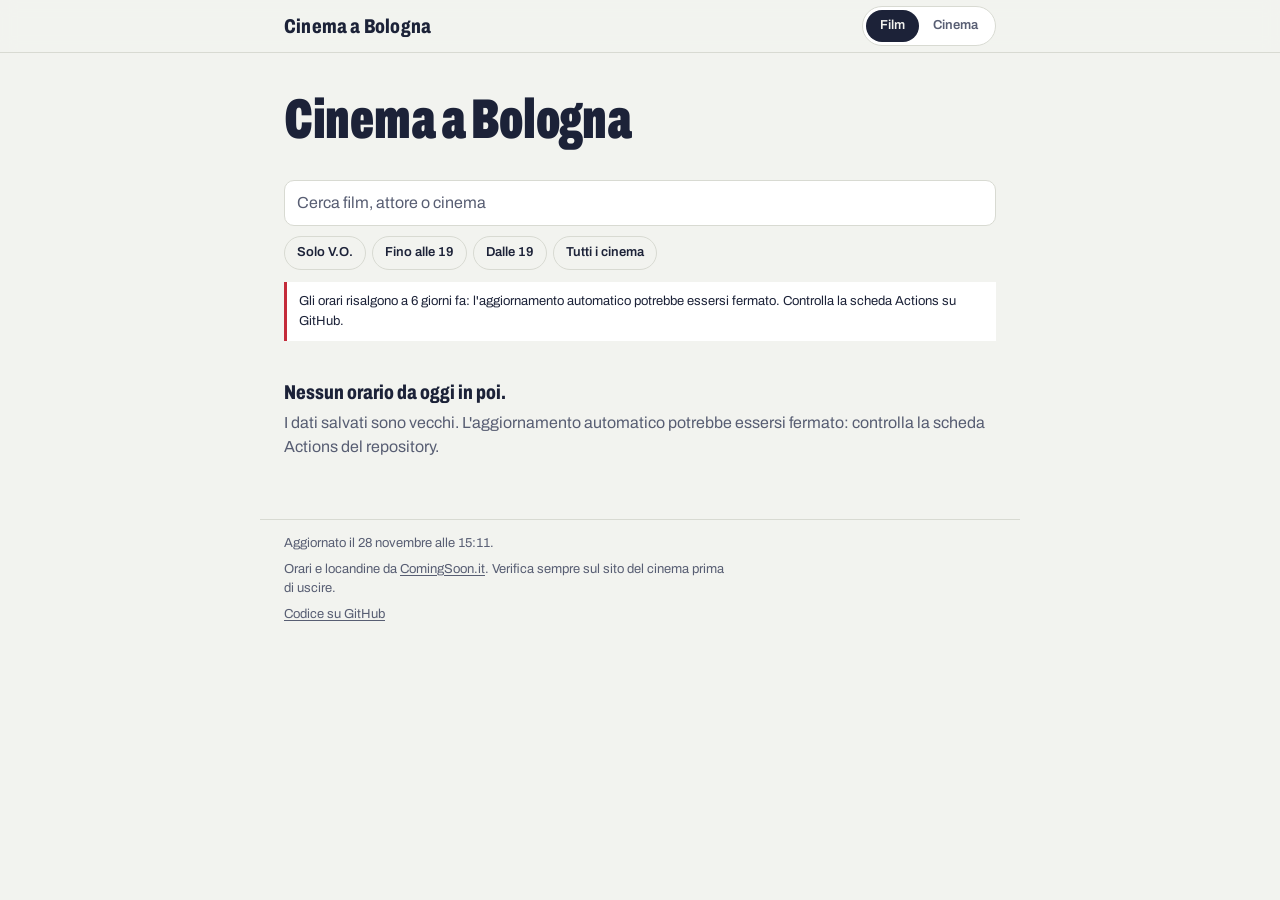
<file: index.html>
<!doctype html>
<html lang="it">
<head>
  <meta charset="utf-8">
  <meta name="viewport" content="width=device-width, initial-scale=1, viewport-fit=cover">
  <title>Cinema a Bologna</title>
  <meta name="description" content="Film, cinema e orari a Bologna, aggiornati ogni giorno.">
  <meta name="theme-color" content="#F2F3EF" media="(prefers-color-scheme: light)">
  <meta name="theme-color" content="#12162A" media="(prefers-color-scheme: dark)">
  <link rel="icon" href="data:image/svg+xml,%3Csvg xmlns='http://www.w3.org/2000/svg' viewBox='0 0 64 64'%3E%3Cpath fill='%23C42B3A' d='M6 16h52v10a6 6 0 0 0 0 12v10H6V38a6 6 0 0 0 0-12z'/%3E%3Cpath stroke='%23F2F3EF' stroke-width='3' stroke-dasharray='4 4' d='M42 18v28'/%3E%3C/svg%3E">
  <link rel="preconnect" href="https://fonts.googleapis.com">
  <link rel="preconnect" href="https://fonts.gstatic.com" crossorigin>
  <link rel="stylesheet" href="https://fonts.googleapis.com/css2?family=Archivo:wdth,wght@62..125,400..900&display=swap">
  <link rel="stylesheet" href="assets/style.css">
  <script src="assets/app.js" defer></script>
</head>
<body>
  <a class="skip" href="#lista">Vai ai film</a>

  <header class="top">
    <div class="wrap top__row">
      <p class="brand">Cinema a Bologna</p>
      <div class="views" role="group" aria-label="Vista">
        <button type="button" data-view="film" aria-pressed="true">Film</button>
        <button type="button" data-view="cinema" aria-pressed="false">Cinema</button>
      </div>
    </div>
  </header>

  <main class="wrap">
    <h1 class="day-title" id="day-title" aria-live="polite">&nbsp;</h1>

    <nav class="days" id="days" aria-label="Giorno"></nav>

    <div class="tools">
      <label class="search">
        <span class="sr">Cerca</span>
        <input id="q" type="search" placeholder="Cerca film, attore o cinema" autocomplete="off" enterkeyhint="search">
      </label>
      <div class="filters" role="group" aria-label="Filtri">
        <button type="button" class="chip" id="f-vo" aria-pressed="false">Solo V.O.</button>
        <button type="button" class="chip" id="f-pom" aria-pressed="false">Fino alle 19</button>
        <button type="button" class="chip" id="f-sera" aria-pressed="false">Dalle 19</button>
        <details class="pick" id="pick">
          <summary class="chip" id="pick-label">Tutti i cinema</summary>
          <div class="pick__panel">
            <div class="pick__actions">
              <button type="button" id="pick-all">Tutti</button>
              <button type="button" id="pick-none">Nessuno</button>
            </div>
            <div class="pick__list" id="pick-list"></div>
          </div>
        </details>
      </div>
    </div>

    <p class="notice" id="notice" hidden></p>

    <div id="lista" class="lista" tabindex="-1">
      <p class="empty">Carico la programmazione…</p>
    </div>
  </main>

  <footer class="foot wrap">
    <p id="updated"></p>
    <p>Orari e locandine da <a href="https://www.comingsoon.it/cinema/bologna/">ComingSoon.it</a>. Verifica sempre sul sito del cinema prima di uscire.</p>
    <p><a href="https://github.com/Surfab/cinema-bologna">Codice su GitHub</a></p>
  </footer>
</body>
</html>
</file>
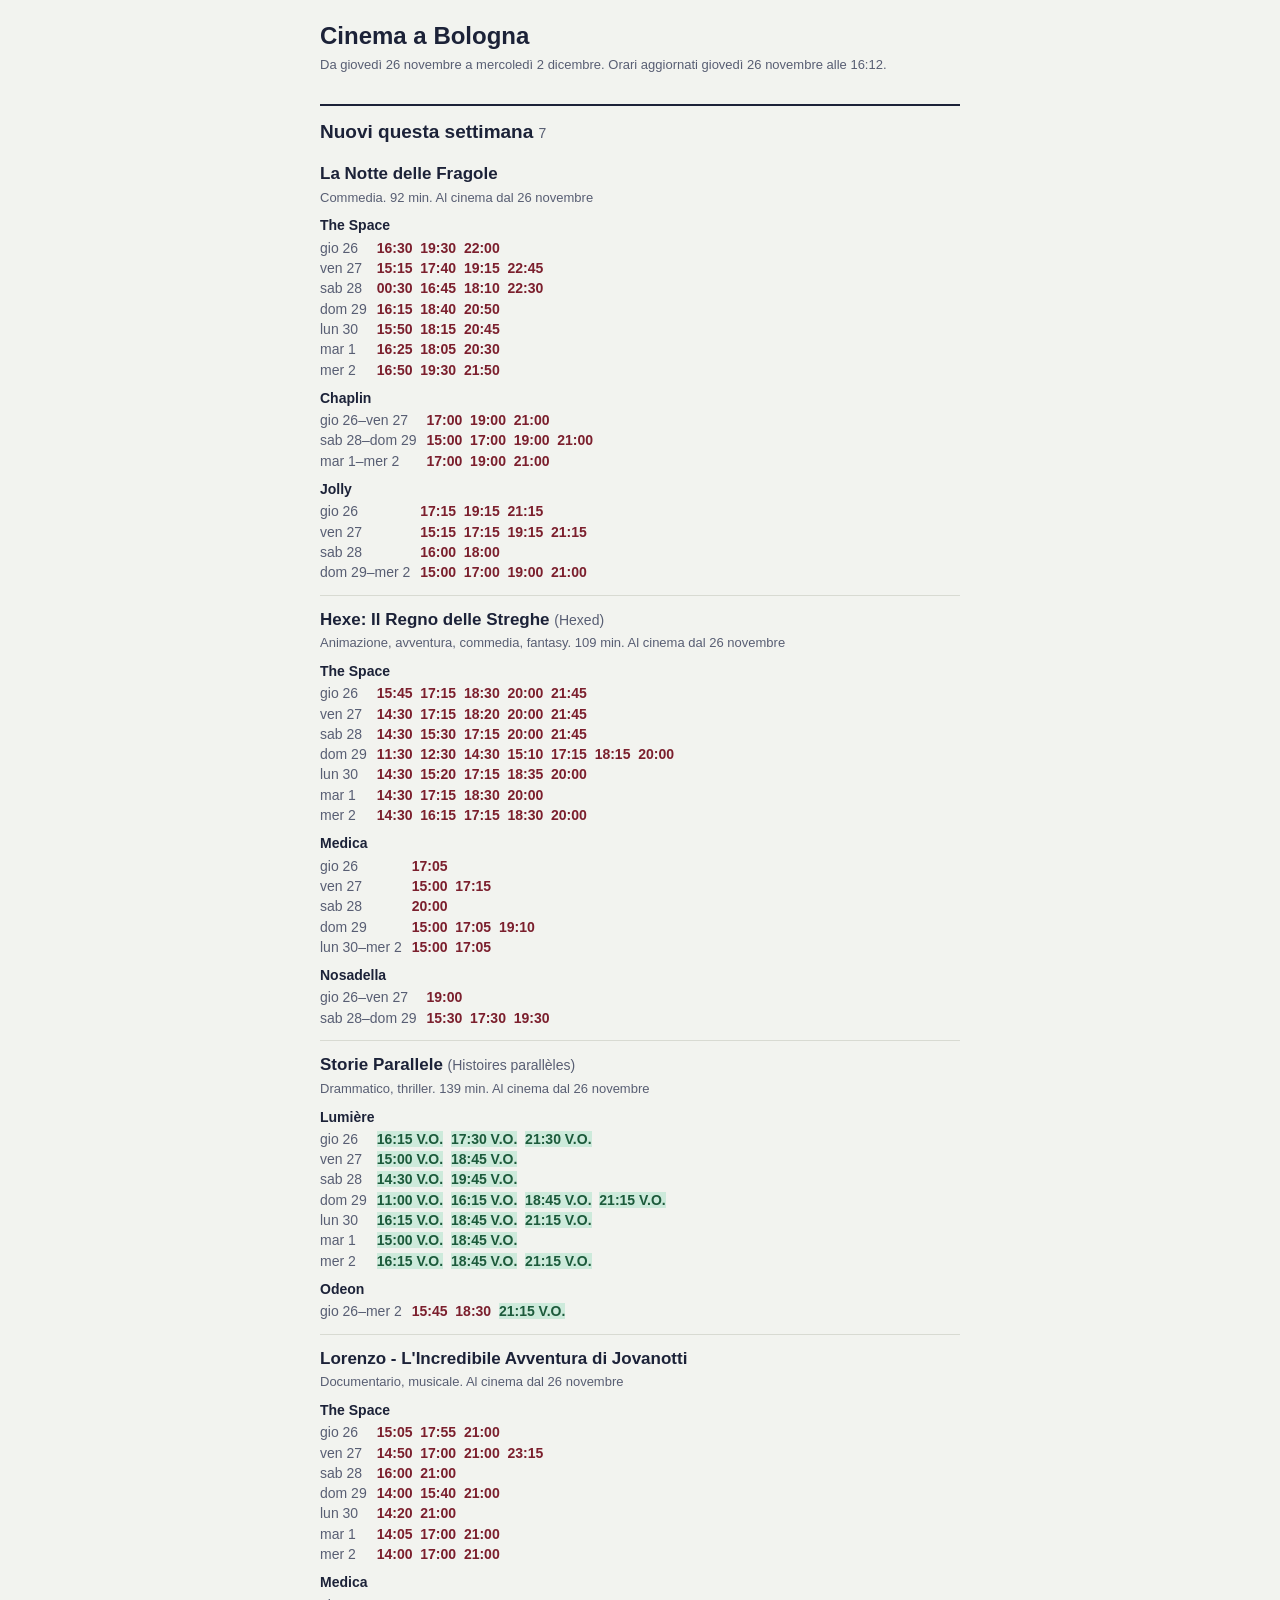
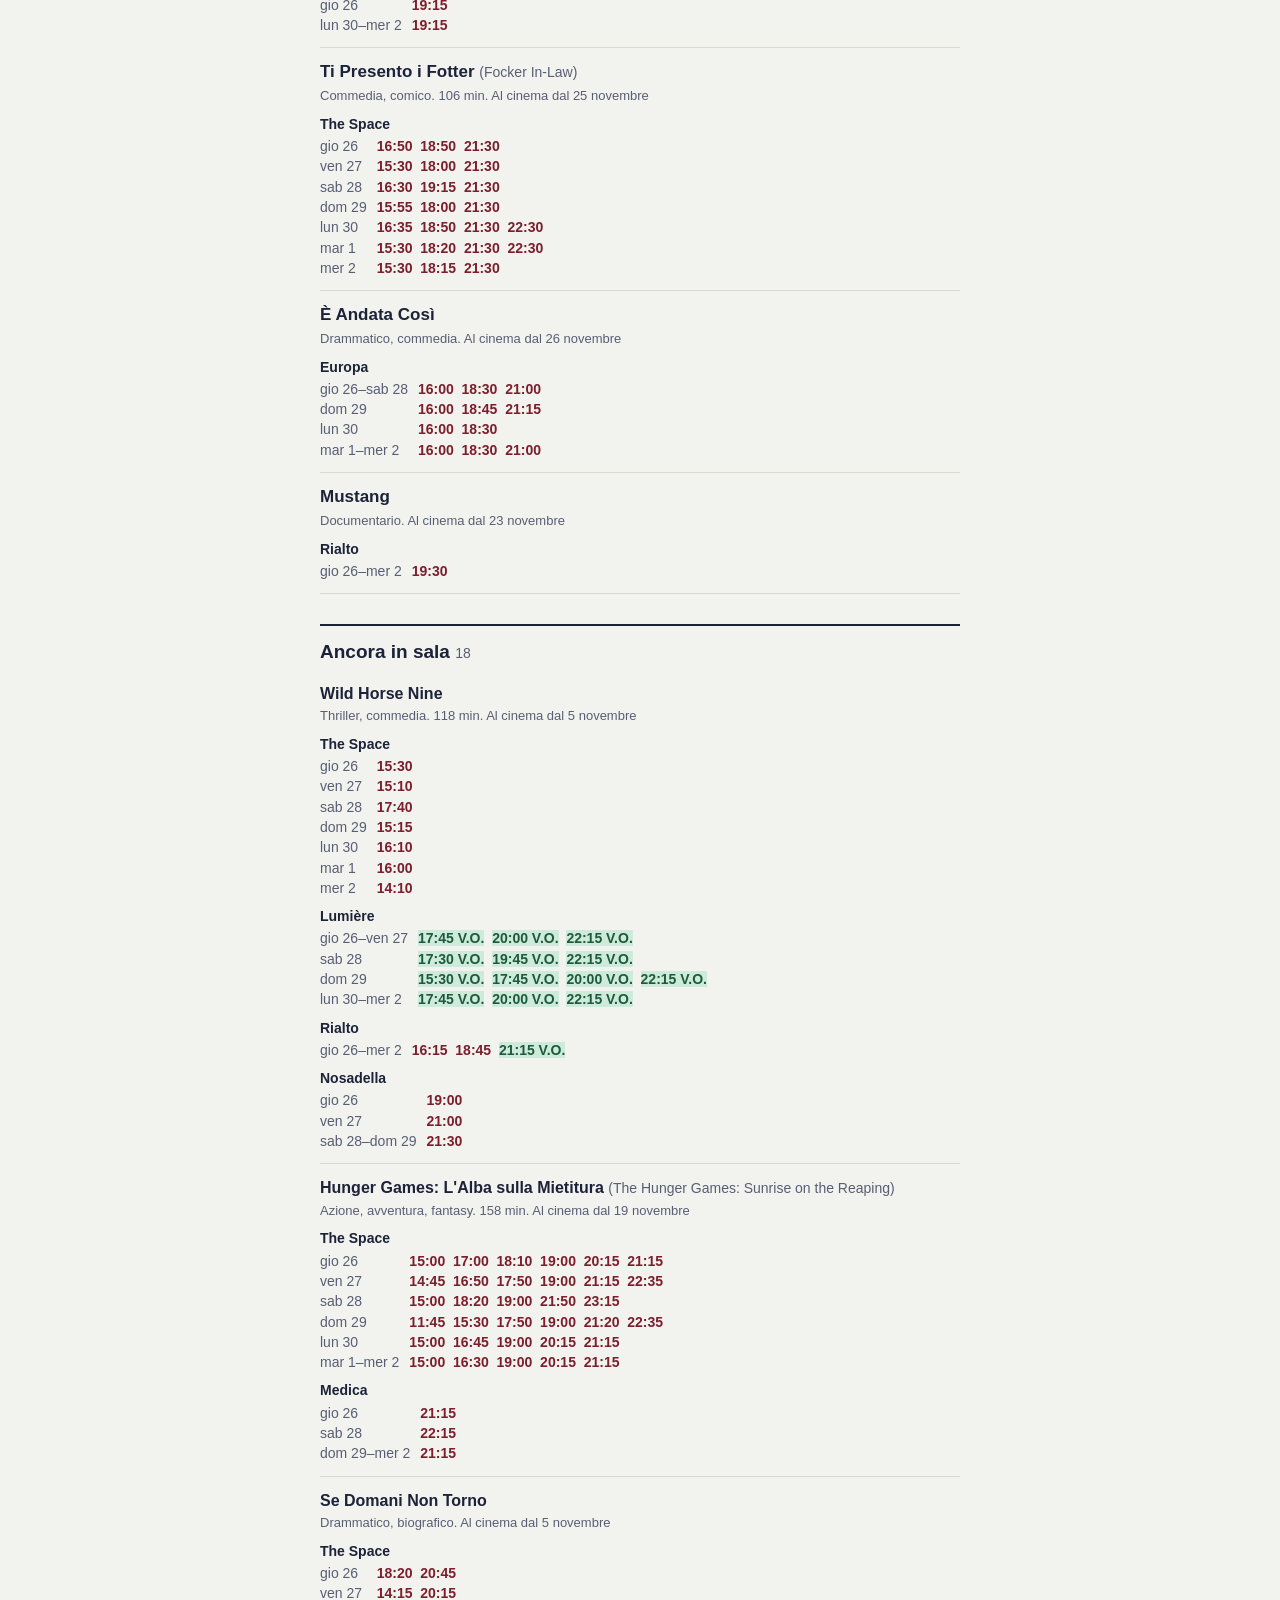
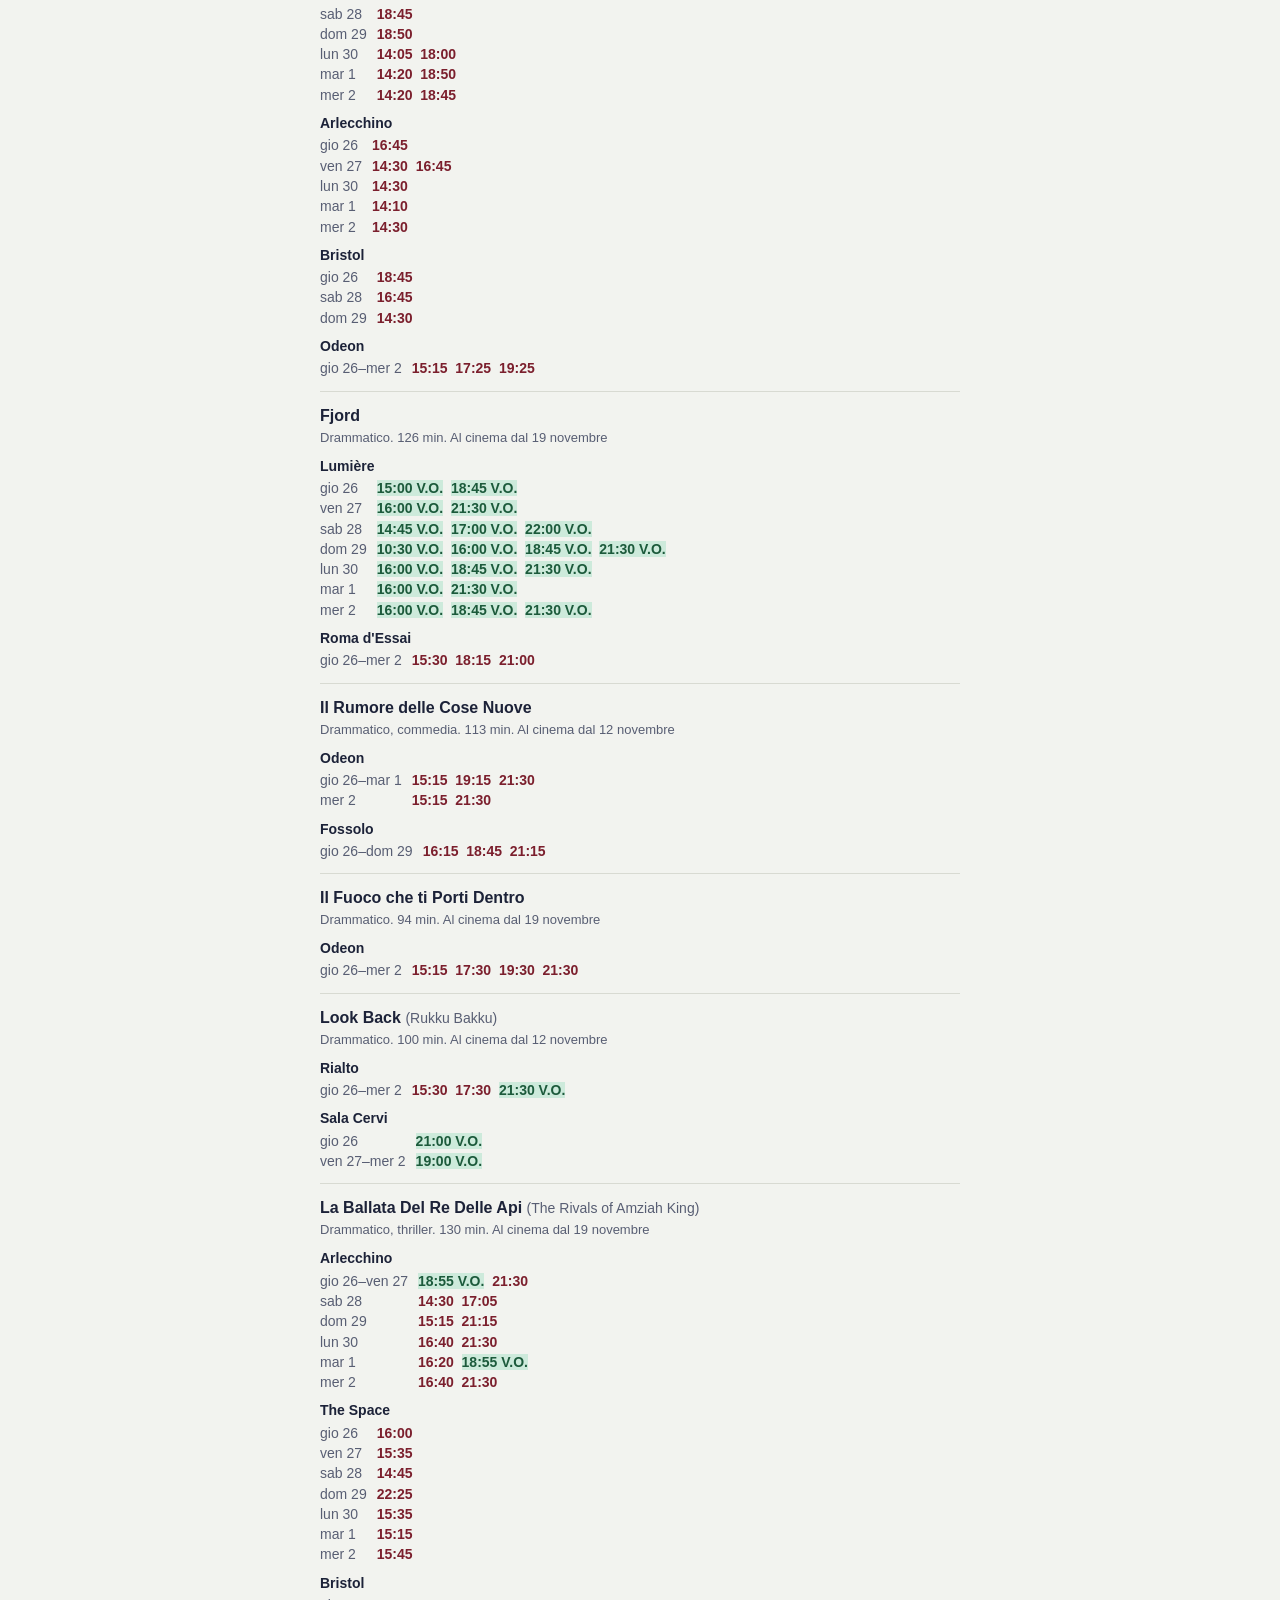
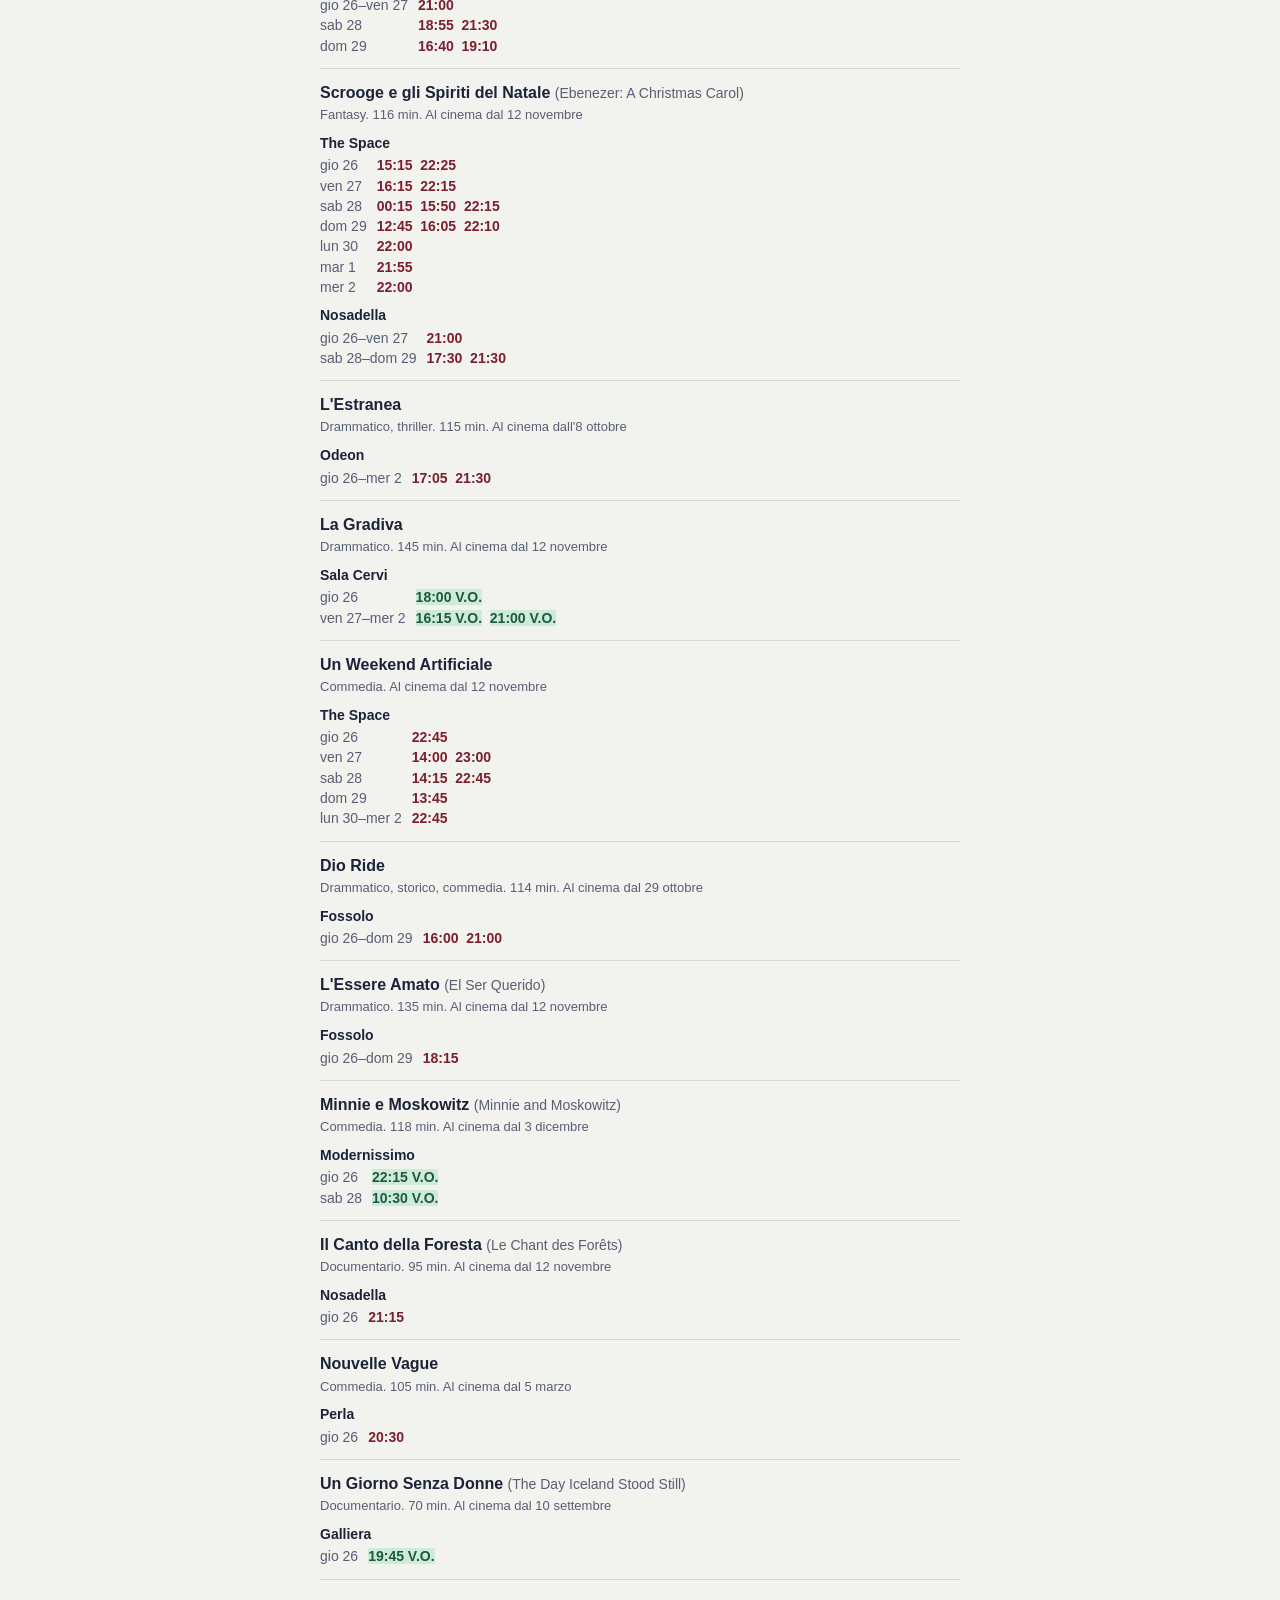
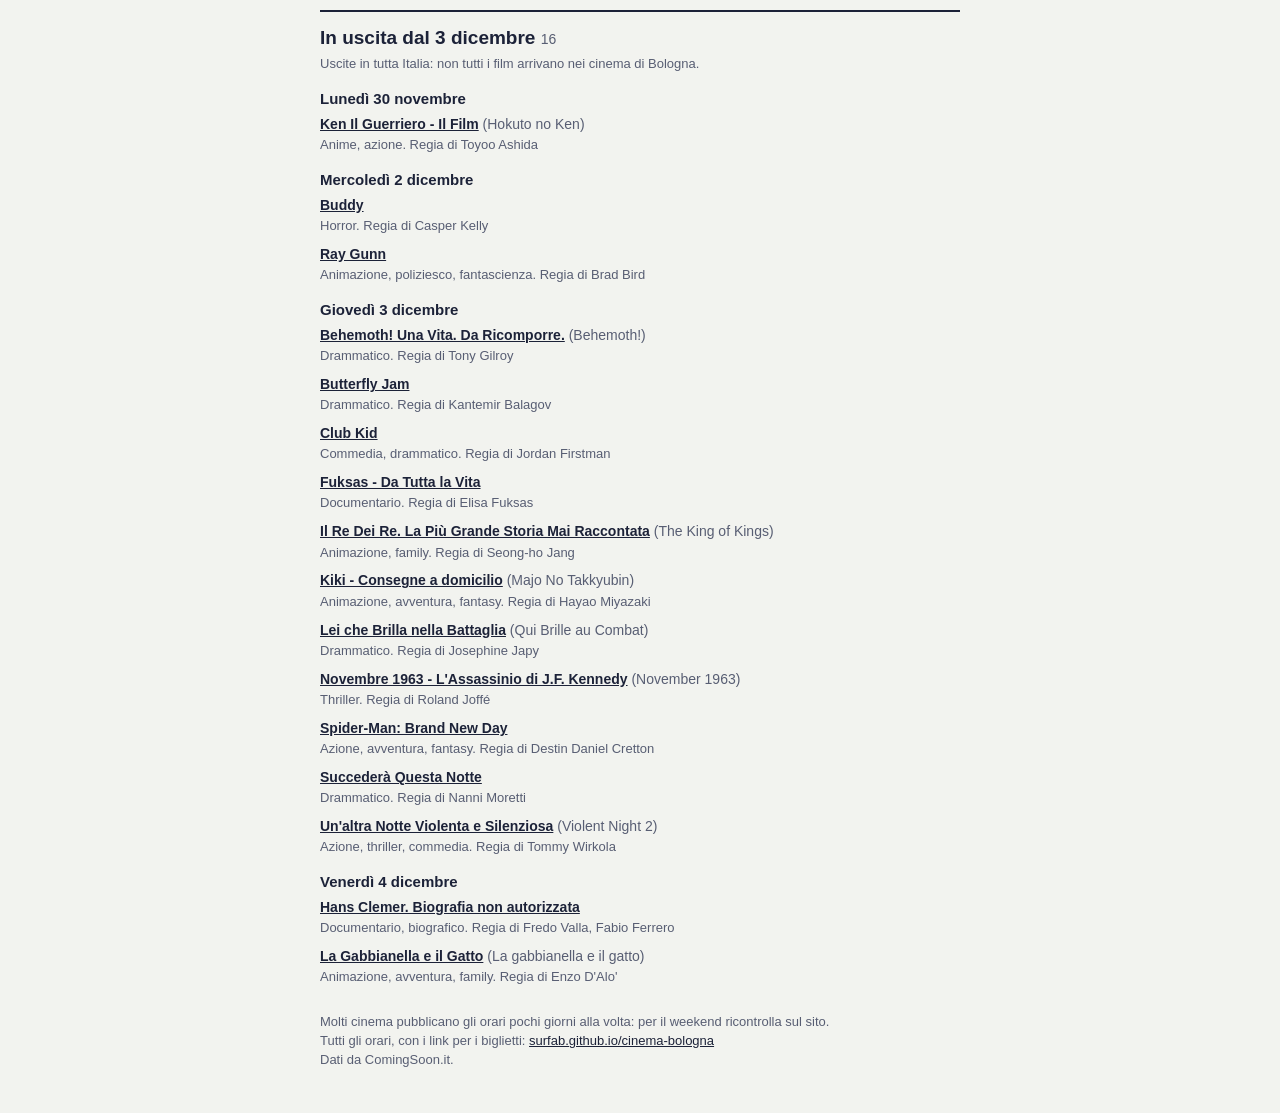
<file: data/email/email.html>
<!doctype html><html lang="it"><head><meta charset="utf-8"><meta name="viewport" content="width=device-width,initial-scale=1"></head><body style="margin:0;padding:0;background-color:#F2F3EF"><table role="presentation" width="100%" cellpadding="0" cellspacing="0" bgcolor="#F2F3EF" style="background-color:#F2F3EF"><tr><td><div style="max-width:640px;margin:0 auto;padding:22px 16px 30px;color:#1C2238;font-family:Helvetica,Arial,sans-serif;font-size:15px;line-height:1.45"><h1 style="font-size:24px;line-height:1.15;margin:0 0 6px;color:#1C2238">Cinema a Bologna</h1><p style="color:#585E73;font-size:13px;margin:0">Da giovedì 26 novembre a mercoledì 2 dicembre. Orari aggiornati giovedì 26 novembre alle 16:12.</p><h2 style="font-size:19px;margin:30px 0 4px;padding-top:12px;border-top:2px solid #1C2238;color:#1C2238">Nuovi questa settimana <span style="color:#585E73;font-weight:normal;font-size:14px">7</span></h2><div style="padding:12px 0;border-bottom:1px solid #D8DAD2"><p style="font-size:17px;font-weight:bold;margin:0;color:#1C2238"><a href="https://www.comingsoon.it/film/la-notte-delle-fragole/68935/scheda/" style="color:#1C2238;text-decoration:none">La Notte delle Fragole</a></p><p style="color:#585E73;font-size:13px;margin:2px 0 6px">Commedia. 92 min. Al cinema dal 26 novembre</p><p style="font-size:14px;font-weight:bold;margin:8px 0 2px;color:#1C2238">The Space</p><table role="presentation" cellpadding="0" cellspacing="0" style="border-collapse:collapse;font-size:14px;color:#7B1F2D;font-weight:bold"><tr valign="top"><td style="color:#585E73;font-weight:normal;padding-right:10px;white-space:nowrap">gio 26</td><td>16:30 &nbsp;19:30 &nbsp;22:00</td></tr><tr valign="top"><td style="color:#585E73;font-weight:normal;padding-right:10px;white-space:nowrap">ven 27</td><td>15:15 &nbsp;17:40 &nbsp;19:15 &nbsp;22:45</td></tr><tr valign="top"><td style="color:#585E73;font-weight:normal;padding-right:10px;white-space:nowrap">sab 28</td><td>00:30 &nbsp;16:45 &nbsp;18:10 &nbsp;22:30</td></tr><tr valign="top"><td style="color:#585E73;font-weight:normal;padding-right:10px;white-space:nowrap">dom 29</td><td>16:15 &nbsp;18:40 &nbsp;20:50</td></tr><tr valign="top"><td style="color:#585E73;font-weight:normal;padding-right:10px;white-space:nowrap">lun 30</td><td>15:50 &nbsp;18:15 &nbsp;20:45</td></tr><tr valign="top"><td style="color:#585E73;font-weight:normal;padding-right:10px;white-space:nowrap">mar 1</td><td>16:25 &nbsp;18:05 &nbsp;20:30</td></tr><tr valign="top"><td style="color:#585E73;font-weight:normal;padding-right:10px;white-space:nowrap">mer 2</td><td>16:50 &nbsp;19:30 &nbsp;21:50</td></tr></table><p style="font-size:14px;font-weight:bold;margin:8px 0 2px;color:#1C2238">Chaplin</p><table role="presentation" cellpadding="0" cellspacing="0" style="border-collapse:collapse;font-size:14px;color:#7B1F2D;font-weight:bold"><tr valign="top"><td style="color:#585E73;font-weight:normal;padding-right:10px;white-space:nowrap">gio 26–ven 27</td><td>17:00 &nbsp;19:00 &nbsp;21:00</td></tr><tr valign="top"><td style="color:#585E73;font-weight:normal;padding-right:10px;white-space:nowrap">sab 28–dom 29</td><td>15:00 &nbsp;17:00 &nbsp;19:00 &nbsp;21:00</td></tr><tr valign="top"><td style="color:#585E73;font-weight:normal;padding-right:10px;white-space:nowrap">mar 1–mer 2</td><td>17:00 &nbsp;19:00 &nbsp;21:00</td></tr></table><p style="font-size:14px;font-weight:bold;margin:8px 0 2px;color:#1C2238">Jolly</p><table role="presentation" cellpadding="0" cellspacing="0" style="border-collapse:collapse;font-size:14px;color:#7B1F2D;font-weight:bold"><tr valign="top"><td style="color:#585E73;font-weight:normal;padding-right:10px;white-space:nowrap">gio 26</td><td>17:15 &nbsp;19:15 &nbsp;21:15</td></tr><tr valign="top"><td style="color:#585E73;font-weight:normal;padding-right:10px;white-space:nowrap">ven 27</td><td>15:15 &nbsp;17:15 &nbsp;19:15 &nbsp;21:15</td></tr><tr valign="top"><td style="color:#585E73;font-weight:normal;padding-right:10px;white-space:nowrap">sab 28</td><td>16:00 &nbsp;18:00</td></tr><tr valign="top"><td style="color:#585E73;font-weight:normal;padding-right:10px;white-space:nowrap">dom 29–mer 2</td><td>15:00 &nbsp;17:00 &nbsp;19:00 &nbsp;21:00</td></tr></table></div><div style="padding:12px 0;border-bottom:1px solid #D8DAD2"><p style="font-size:17px;font-weight:bold;margin:0;color:#1C2238"><a href="https://www.comingsoon.it/film/hexe-il-regno-delle-streghe/67718/scheda/" style="color:#1C2238;text-decoration:none">Hexe: Il Regno delle Streghe</a> <span style="color:#585E73;font-weight:normal;font-size:14px">(Hexed)</span></p><p style="color:#585E73;font-size:13px;margin:2px 0 6px">Animazione, avventura, commedia, fantasy. 109 min. Al cinema dal 26 novembre</p><p style="font-size:14px;font-weight:bold;margin:8px 0 2px;color:#1C2238">The Space</p><table role="presentation" cellpadding="0" cellspacing="0" style="border-collapse:collapse;font-size:14px;color:#7B1F2D;font-weight:bold"><tr valign="top"><td style="color:#585E73;font-weight:normal;padding-right:10px;white-space:nowrap">gio 26</td><td>15:45 &nbsp;17:15 &nbsp;18:30 &nbsp;20:00 &nbsp;21:45</td></tr><tr valign="top"><td style="color:#585E73;font-weight:normal;padding-right:10px;white-space:nowrap">ven 27</td><td>14:30 &nbsp;17:15 &nbsp;18:20 &nbsp;20:00 &nbsp;21:45</td></tr><tr valign="top"><td style="color:#585E73;font-weight:normal;padding-right:10px;white-space:nowrap">sab 28</td><td>14:30 &nbsp;15:30 &nbsp;17:15 &nbsp;20:00 &nbsp;21:45</td></tr><tr valign="top"><td style="color:#585E73;font-weight:normal;padding-right:10px;white-space:nowrap">dom 29</td><td>11:30 &nbsp;12:30 &nbsp;14:30 &nbsp;15:10 &nbsp;17:15 &nbsp;18:15 &nbsp;20:00</td></tr><tr valign="top"><td style="color:#585E73;font-weight:normal;padding-right:10px;white-space:nowrap">lun 30</td><td>14:30 &nbsp;15:20 &nbsp;17:15 &nbsp;18:35 &nbsp;20:00</td></tr><tr valign="top"><td style="color:#585E73;font-weight:normal;padding-right:10px;white-space:nowrap">mar 1</td><td>14:30 &nbsp;17:15 &nbsp;18:30 &nbsp;20:00</td></tr><tr valign="top"><td style="color:#585E73;font-weight:normal;padding-right:10px;white-space:nowrap">mer 2</td><td>14:30 &nbsp;16:15 &nbsp;17:15 &nbsp;18:30 &nbsp;20:00</td></tr></table><p style="font-size:14px;font-weight:bold;margin:8px 0 2px;color:#1C2238">Medica</p><table role="presentation" cellpadding="0" cellspacing="0" style="border-collapse:collapse;font-size:14px;color:#7B1F2D;font-weight:bold"><tr valign="top"><td style="color:#585E73;font-weight:normal;padding-right:10px;white-space:nowrap">gio 26</td><td>17:05</td></tr><tr valign="top"><td style="color:#585E73;font-weight:normal;padding-right:10px;white-space:nowrap">ven 27</td><td>15:00 &nbsp;17:15</td></tr><tr valign="top"><td style="color:#585E73;font-weight:normal;padding-right:10px;white-space:nowrap">sab 28</td><td>20:00</td></tr><tr valign="top"><td style="color:#585E73;font-weight:normal;padding-right:10px;white-space:nowrap">dom 29</td><td>15:00 &nbsp;17:05 &nbsp;19:10</td></tr><tr valign="top"><td style="color:#585E73;font-weight:normal;padding-right:10px;white-space:nowrap">lun 30–mer 2</td><td>15:00 &nbsp;17:05</td></tr></table><p style="font-size:14px;font-weight:bold;margin:8px 0 2px;color:#1C2238">Nosadella</p><table role="presentation" cellpadding="0" cellspacing="0" style="border-collapse:collapse;font-size:14px;color:#7B1F2D;font-weight:bold"><tr valign="top"><td style="color:#585E73;font-weight:normal;padding-right:10px;white-space:nowrap">gio 26–ven 27</td><td>19:00</td></tr><tr valign="top"><td style="color:#585E73;font-weight:normal;padding-right:10px;white-space:nowrap">sab 28–dom 29</td><td>15:30 &nbsp;17:30 &nbsp;19:30</td></tr></table></div><div style="padding:12px 0;border-bottom:1px solid #D8DAD2"><p style="font-size:17px;font-weight:bold;margin:0;color:#1C2238"><a href="https://www.comingsoon.it/film/storie-parallele/68687/scheda/" style="color:#1C2238;text-decoration:none">Storie Parallele</a> <span style="color:#585E73;font-weight:normal;font-size:14px">(Histoires parallèles)</span></p><p style="color:#585E73;font-size:13px;margin:2px 0 6px">Drammatico, thriller. 139 min. Al cinema dal 26 novembre</p><p style="font-size:14px;font-weight:bold;margin:8px 0 2px;color:#1C2238">Lumière</p><table role="presentation" cellpadding="0" cellspacing="0" style="border-collapse:collapse;font-size:14px;color:#7B1F2D;font-weight:bold"><tr valign="top"><td style="color:#585E73;font-weight:normal;padding-right:10px;white-space:nowrap">gio 26</td><td><span style="background-color:#CDEADB;color:#1C5A3B">16:15&nbsp;V.O.</span> &nbsp;<span style="background-color:#CDEADB;color:#1C5A3B">17:30&nbsp;V.O.</span> &nbsp;<span style="background-color:#CDEADB;color:#1C5A3B">21:30&nbsp;V.O.</span></td></tr><tr valign="top"><td style="color:#585E73;font-weight:normal;padding-right:10px;white-space:nowrap">ven 27</td><td><span style="background-color:#CDEADB;color:#1C5A3B">15:00&nbsp;V.O.</span> &nbsp;<span style="background-color:#CDEADB;color:#1C5A3B">18:45&nbsp;V.O.</span></td></tr><tr valign="top"><td style="color:#585E73;font-weight:normal;padding-right:10px;white-space:nowrap">sab 28</td><td><span style="background-color:#CDEADB;color:#1C5A3B">14:30&nbsp;V.O.</span> &nbsp;<span style="background-color:#CDEADB;color:#1C5A3B">19:45&nbsp;V.O.</span></td></tr><tr valign="top"><td style="color:#585E73;font-weight:normal;padding-right:10px;white-space:nowrap">dom 29</td><td><span style="background-color:#CDEADB;color:#1C5A3B">11:00&nbsp;V.O.</span> &nbsp;<span style="background-color:#CDEADB;color:#1C5A3B">16:15&nbsp;V.O.</span> &nbsp;<span style="background-color:#CDEADB;color:#1C5A3B">18:45&nbsp;V.O.</span> &nbsp;<span style="background-color:#CDEADB;color:#1C5A3B">21:15&nbsp;V.O.</span></td></tr><tr valign="top"><td style="color:#585E73;font-weight:normal;padding-right:10px;white-space:nowrap">lun 30</td><td><span style="background-color:#CDEADB;color:#1C5A3B">16:15&nbsp;V.O.</span> &nbsp;<span style="background-color:#CDEADB;color:#1C5A3B">18:45&nbsp;V.O.</span> &nbsp;<span style="background-color:#CDEADB;color:#1C5A3B">21:15&nbsp;V.O.</span></td></tr><tr valign="top"><td style="color:#585E73;font-weight:normal;padding-right:10px;white-space:nowrap">mar 1</td><td><span style="background-color:#CDEADB;color:#1C5A3B">15:00&nbsp;V.O.</span> &nbsp;<span style="background-color:#CDEADB;color:#1C5A3B">18:45&nbsp;V.O.</span></td></tr><tr valign="top"><td style="color:#585E73;font-weight:normal;padding-right:10px;white-space:nowrap">mer 2</td><td><span style="background-color:#CDEADB;color:#1C5A3B">16:15&nbsp;V.O.</span> &nbsp;<span style="background-color:#CDEADB;color:#1C5A3B">18:45&nbsp;V.O.</span> &nbsp;<span style="background-color:#CDEADB;color:#1C5A3B">21:15&nbsp;V.O.</span></td></tr></table><p style="font-size:14px;font-weight:bold;margin:8px 0 2px;color:#1C2238">Odeon</p><table role="presentation" cellpadding="0" cellspacing="0" style="border-collapse:collapse;font-size:14px;color:#7B1F2D;font-weight:bold"><tr valign="top"><td style="color:#585E73;font-weight:normal;padding-right:10px;white-space:nowrap">gio 26–mer 2</td><td>15:45 &nbsp;18:30 &nbsp;<span style="background-color:#CDEADB;color:#1C5A3B">21:15&nbsp;V.O.</span></td></tr></table></div><div style="padding:12px 0;border-bottom:1px solid #D8DAD2"><p style="font-size:17px;font-weight:bold;margin:0;color:#1C2238"><a href="https://www.comingsoon.it/film/lorenzo-l-incredibile-avventura-di-jovanotti/69161/scheda/" style="color:#1C2238;text-decoration:none">Lorenzo - L&#x27;Incredibile Avventura di Jovanotti</a></p><p style="color:#585E73;font-size:13px;margin:2px 0 6px">Documentario, musicale. Al cinema dal 26 novembre</p><p style="font-size:14px;font-weight:bold;margin:8px 0 2px;color:#1C2238">The Space</p><table role="presentation" cellpadding="0" cellspacing="0" style="border-collapse:collapse;font-size:14px;color:#7B1F2D;font-weight:bold"><tr valign="top"><td style="color:#585E73;font-weight:normal;padding-right:10px;white-space:nowrap">gio 26</td><td>15:05 &nbsp;17:55 &nbsp;21:00</td></tr><tr valign="top"><td style="color:#585E73;font-weight:normal;padding-right:10px;white-space:nowrap">ven 27</td><td>14:50 &nbsp;17:00 &nbsp;21:00 &nbsp;23:15</td></tr><tr valign="top"><td style="color:#585E73;font-weight:normal;padding-right:10px;white-space:nowrap">sab 28</td><td>16:00 &nbsp;21:00</td></tr><tr valign="top"><td style="color:#585E73;font-weight:normal;padding-right:10px;white-space:nowrap">dom 29</td><td>14:00 &nbsp;15:40 &nbsp;21:00</td></tr><tr valign="top"><td style="color:#585E73;font-weight:normal;padding-right:10px;white-space:nowrap">lun 30</td><td>14:20 &nbsp;21:00</td></tr><tr valign="top"><td style="color:#585E73;font-weight:normal;padding-right:10px;white-space:nowrap">mar 1</td><td>14:05 &nbsp;17:00 &nbsp;21:00</td></tr><tr valign="top"><td style="color:#585E73;font-weight:normal;padding-right:10px;white-space:nowrap">mer 2</td><td>14:00 &nbsp;17:00 &nbsp;21:00</td></tr></table><p style="font-size:14px;font-weight:bold;margin:8px 0 2px;color:#1C2238">Medica</p><table role="presentation" cellpadding="0" cellspacing="0" style="border-collapse:collapse;font-size:14px;color:#7B1F2D;font-weight:bold"><tr valign="top"><td style="color:#585E73;font-weight:normal;padding-right:10px;white-space:nowrap">gio 26</td><td>19:15</td></tr><tr valign="top"><td style="color:#585E73;font-weight:normal;padding-right:10px;white-space:nowrap">lun 30–mer 2</td><td>19:15</td></tr></table></div><div style="padding:12px 0;border-bottom:1px solid #D8DAD2"><p style="font-size:17px;font-weight:bold;margin:0;color:#1C2238"><a href="https://www.comingsoon.it/film/ti-presento-i-fotter/66975/scheda/" style="color:#1C2238;text-decoration:none">Ti Presento i Fotter</a> <span style="color:#585E73;font-weight:normal;font-size:14px">(Focker In-Law)</span></p><p style="color:#585E73;font-size:13px;margin:2px 0 6px">Commedia, comico. 106 min. Al cinema dal 25 novembre</p><p style="font-size:14px;font-weight:bold;margin:8px 0 2px;color:#1C2238">The Space</p><table role="presentation" cellpadding="0" cellspacing="0" style="border-collapse:collapse;font-size:14px;color:#7B1F2D;font-weight:bold"><tr valign="top"><td style="color:#585E73;font-weight:normal;padding-right:10px;white-space:nowrap">gio 26</td><td>16:50 &nbsp;18:50 &nbsp;21:30</td></tr><tr valign="top"><td style="color:#585E73;font-weight:normal;padding-right:10px;white-space:nowrap">ven 27</td><td>15:30 &nbsp;18:00 &nbsp;21:30</td></tr><tr valign="top"><td style="color:#585E73;font-weight:normal;padding-right:10px;white-space:nowrap">sab 28</td><td>16:30 &nbsp;19:15 &nbsp;21:30</td></tr><tr valign="top"><td style="color:#585E73;font-weight:normal;padding-right:10px;white-space:nowrap">dom 29</td><td>15:55 &nbsp;18:00 &nbsp;21:30</td></tr><tr valign="top"><td style="color:#585E73;font-weight:normal;padding-right:10px;white-space:nowrap">lun 30</td><td>16:35 &nbsp;18:50 &nbsp;21:30 &nbsp;22:30</td></tr><tr valign="top"><td style="color:#585E73;font-weight:normal;padding-right:10px;white-space:nowrap">mar 1</td><td>15:30 &nbsp;18:20 &nbsp;21:30 &nbsp;22:30</td></tr><tr valign="top"><td style="color:#585E73;font-weight:normal;padding-right:10px;white-space:nowrap">mer 2</td><td>15:30 &nbsp;18:15 &nbsp;21:30</td></tr></table></div><div style="padding:12px 0;border-bottom:1px solid #D8DAD2"><p style="font-size:17px;font-weight:bold;margin:0;color:#1C2238"><a href="https://www.comingsoon.it/film/e-andata-cosi/68256/scheda/" style="color:#1C2238;text-decoration:none">È Andata Così</a></p><p style="color:#585E73;font-size:13px;margin:2px 0 6px">Drammatico, commedia. Al cinema dal 26 novembre</p><p style="font-size:14px;font-weight:bold;margin:8px 0 2px;color:#1C2238">Europa</p><table role="presentation" cellpadding="0" cellspacing="0" style="border-collapse:collapse;font-size:14px;color:#7B1F2D;font-weight:bold"><tr valign="top"><td style="color:#585E73;font-weight:normal;padding-right:10px;white-space:nowrap">gio 26–sab 28</td><td>16:00 &nbsp;18:30 &nbsp;21:00</td></tr><tr valign="top"><td style="color:#585E73;font-weight:normal;padding-right:10px;white-space:nowrap">dom 29</td><td>16:00 &nbsp;18:45 &nbsp;21:15</td></tr><tr valign="top"><td style="color:#585E73;font-weight:normal;padding-right:10px;white-space:nowrap">lun 30</td><td>16:00 &nbsp;18:30</td></tr><tr valign="top"><td style="color:#585E73;font-weight:normal;padding-right:10px;white-space:nowrap">mar 1–mer 2</td><td>16:00 &nbsp;18:30 &nbsp;21:00</td></tr></table></div><div style="padding:12px 0;border-bottom:1px solid #D8DAD2"><p style="font-size:17px;font-weight:bold;margin:0;color:#1C2238"><a href="https://www.comingsoon.it/film/mustang/69142/scheda/" style="color:#1C2238;text-decoration:none">Mustang</a></p><p style="color:#585E73;font-size:13px;margin:2px 0 6px">Documentario. Al cinema dal 23 novembre</p><p style="font-size:14px;font-weight:bold;margin:8px 0 2px;color:#1C2238">Rialto</p><table role="presentation" cellpadding="0" cellspacing="0" style="border-collapse:collapse;font-size:14px;color:#7B1F2D;font-weight:bold"><tr valign="top"><td style="color:#585E73;font-weight:normal;padding-right:10px;white-space:nowrap">gio 26–mer 2</td><td>19:30</td></tr></table></div><h2 style="font-size:19px;margin:30px 0 4px;padding-top:12px;border-top:2px solid #1C2238;color:#1C2238">Ancora in sala <span style="color:#585E73;font-weight:normal;font-size:14px">18</span></h2><div style="padding:12px 0;border-bottom:1px solid #D8DAD2"><p style="font-size:16px;font-weight:bold;margin:0;color:#1C2238"><a href="https://www.comingsoon.it/film/wild-horse-nine/68581/scheda/" style="color:#1C2238;text-decoration:none">Wild Horse Nine</a></p><p style="color:#585E73;font-size:13px;margin:2px 0 6px">Thriller, commedia. 118 min. Al cinema dal 5 novembre</p><p style="font-size:14px;font-weight:bold;margin:8px 0 2px;color:#1C2238">The Space</p><table role="presentation" cellpadding="0" cellspacing="0" style="border-collapse:collapse;font-size:14px;color:#7B1F2D;font-weight:bold"><tr valign="top"><td style="color:#585E73;font-weight:normal;padding-right:10px;white-space:nowrap">gio 26</td><td>15:30</td></tr><tr valign="top"><td style="color:#585E73;font-weight:normal;padding-right:10px;white-space:nowrap">ven 27</td><td>15:10</td></tr><tr valign="top"><td style="color:#585E73;font-weight:normal;padding-right:10px;white-space:nowrap">sab 28</td><td>17:40</td></tr><tr valign="top"><td style="color:#585E73;font-weight:normal;padding-right:10px;white-space:nowrap">dom 29</td><td>15:15</td></tr><tr valign="top"><td style="color:#585E73;font-weight:normal;padding-right:10px;white-space:nowrap">lun 30</td><td>16:10</td></tr><tr valign="top"><td style="color:#585E73;font-weight:normal;padding-right:10px;white-space:nowrap">mar 1</td><td>16:00</td></tr><tr valign="top"><td style="color:#585E73;font-weight:normal;padding-right:10px;white-space:nowrap">mer 2</td><td>14:10</td></tr></table><p style="font-size:14px;font-weight:bold;margin:8px 0 2px;color:#1C2238">Lumière</p><table role="presentation" cellpadding="0" cellspacing="0" style="border-collapse:collapse;font-size:14px;color:#7B1F2D;font-weight:bold"><tr valign="top"><td style="color:#585E73;font-weight:normal;padding-right:10px;white-space:nowrap">gio 26–ven 27</td><td><span style="background-color:#CDEADB;color:#1C5A3B">17:45&nbsp;V.O.</span> &nbsp;<span style="background-color:#CDEADB;color:#1C5A3B">20:00&nbsp;V.O.</span> &nbsp;<span style="background-color:#CDEADB;color:#1C5A3B">22:15&nbsp;V.O.</span></td></tr><tr valign="top"><td style="color:#585E73;font-weight:normal;padding-right:10px;white-space:nowrap">sab 28</td><td><span style="background-color:#CDEADB;color:#1C5A3B">17:30&nbsp;V.O.</span> &nbsp;<span style="background-color:#CDEADB;color:#1C5A3B">19:45&nbsp;V.O.</span> &nbsp;<span style="background-color:#CDEADB;color:#1C5A3B">22:15&nbsp;V.O.</span></td></tr><tr valign="top"><td style="color:#585E73;font-weight:normal;padding-right:10px;white-space:nowrap">dom 29</td><td><span style="background-color:#CDEADB;color:#1C5A3B">15:30&nbsp;V.O.</span> &nbsp;<span style="background-color:#CDEADB;color:#1C5A3B">17:45&nbsp;V.O.</span> &nbsp;<span style="background-color:#CDEADB;color:#1C5A3B">20:00&nbsp;V.O.</span> &nbsp;<span style="background-color:#CDEADB;color:#1C5A3B">22:15&nbsp;V.O.</span></td></tr><tr valign="top"><td style="color:#585E73;font-weight:normal;padding-right:10px;white-space:nowrap">lun 30–mer 2</td><td><span style="background-color:#CDEADB;color:#1C5A3B">17:45&nbsp;V.O.</span> &nbsp;<span style="background-color:#CDEADB;color:#1C5A3B">20:00&nbsp;V.O.</span> &nbsp;<span style="background-color:#CDEADB;color:#1C5A3B">22:15&nbsp;V.O.</span></td></tr></table><p style="font-size:14px;font-weight:bold;margin:8px 0 2px;color:#1C2238">Rialto</p><table role="presentation" cellpadding="0" cellspacing="0" style="border-collapse:collapse;font-size:14px;color:#7B1F2D;font-weight:bold"><tr valign="top"><td style="color:#585E73;font-weight:normal;padding-right:10px;white-space:nowrap">gio 26–mer 2</td><td>16:15 &nbsp;18:45 &nbsp;<span style="background-color:#CDEADB;color:#1C5A3B">21:15&nbsp;V.O.</span></td></tr></table><p style="font-size:14px;font-weight:bold;margin:8px 0 2px;color:#1C2238">Nosadella</p><table role="presentation" cellpadding="0" cellspacing="0" style="border-collapse:collapse;font-size:14px;color:#7B1F2D;font-weight:bold"><tr valign="top"><td style="color:#585E73;font-weight:normal;padding-right:10px;white-space:nowrap">gio 26</td><td>19:00</td></tr><tr valign="top"><td style="color:#585E73;font-weight:normal;padding-right:10px;white-space:nowrap">ven 27</td><td>21:00</td></tr><tr valign="top"><td style="color:#585E73;font-weight:normal;padding-right:10px;white-space:nowrap">sab 28–dom 29</td><td>21:30</td></tr></table></div><div style="padding:12px 0;border-bottom:1px solid #D8DAD2"><p style="font-size:16px;font-weight:bold;margin:0;color:#1C2238"><a href="https://www.comingsoon.it/film/hunger-games-l-alba-sulla-mietitura/66957/scheda/" style="color:#1C2238;text-decoration:none">Hunger Games: L&#x27;Alba sulla Mietitura</a> <span style="color:#585E73;font-weight:normal;font-size:14px">(The Hunger Games: Sunrise on the Reaping)</span></p><p style="color:#585E73;font-size:13px;margin:2px 0 6px">Azione, avventura, fantasy. 158 min. Al cinema dal 19 novembre</p><p style="font-size:14px;font-weight:bold;margin:8px 0 2px;color:#1C2238">The Space</p><table role="presentation" cellpadding="0" cellspacing="0" style="border-collapse:collapse;font-size:14px;color:#7B1F2D;font-weight:bold"><tr valign="top"><td style="color:#585E73;font-weight:normal;padding-right:10px;white-space:nowrap">gio 26</td><td>15:00 &nbsp;17:00 &nbsp;18:10 &nbsp;19:00 &nbsp;20:15 &nbsp;21:15</td></tr><tr valign="top"><td style="color:#585E73;font-weight:normal;padding-right:10px;white-space:nowrap">ven 27</td><td>14:45 &nbsp;16:50 &nbsp;17:50 &nbsp;19:00 &nbsp;21:15 &nbsp;22:35</td></tr><tr valign="top"><td style="color:#585E73;font-weight:normal;padding-right:10px;white-space:nowrap">sab 28</td><td>15:00 &nbsp;18:20 &nbsp;19:00 &nbsp;21:50 &nbsp;23:15</td></tr><tr valign="top"><td style="color:#585E73;font-weight:normal;padding-right:10px;white-space:nowrap">dom 29</td><td>11:45 &nbsp;15:30 &nbsp;17:50 &nbsp;19:00 &nbsp;21:20 &nbsp;22:35</td></tr><tr valign="top"><td style="color:#585E73;font-weight:normal;padding-right:10px;white-space:nowrap">lun 30</td><td>15:00 &nbsp;16:45 &nbsp;19:00 &nbsp;20:15 &nbsp;21:15</td></tr><tr valign="top"><td style="color:#585E73;font-weight:normal;padding-right:10px;white-space:nowrap">mar 1–mer 2</td><td>15:00 &nbsp;16:30 &nbsp;19:00 &nbsp;20:15 &nbsp;21:15</td></tr></table><p style="font-size:14px;font-weight:bold;margin:8px 0 2px;color:#1C2238">Medica</p><table role="presentation" cellpadding="0" cellspacing="0" style="border-collapse:collapse;font-size:14px;color:#7B1F2D;font-weight:bold"><tr valign="top"><td style="color:#585E73;font-weight:normal;padding-right:10px;white-space:nowrap">gio 26</td><td>21:15</td></tr><tr valign="top"><td style="color:#585E73;font-weight:normal;padding-right:10px;white-space:nowrap">sab 28</td><td>22:15</td></tr><tr valign="top"><td style="color:#585E73;font-weight:normal;padding-right:10px;white-space:nowrap">dom 29–mer 2</td><td>21:15</td></tr></table></div><div style="padding:12px 0;border-bottom:1px solid #D8DAD2"><p style="font-size:16px;font-weight:bold;margin:0;color:#1C2238"><a href="https://www.comingsoon.it/film/se-domani-non-torno/68243/scheda/" style="color:#1C2238;text-decoration:none">Se Domani Non Torno</a></p><p style="color:#585E73;font-size:13px;margin:2px 0 6px">Drammatico, biografico. Al cinema dal 5 novembre</p><p style="font-size:14px;font-weight:bold;margin:8px 0 2px;color:#1C2238">The Space</p><table role="presentation" cellpadding="0" cellspacing="0" style="border-collapse:collapse;font-size:14px;color:#7B1F2D;font-weight:bold"><tr valign="top"><td style="color:#585E73;font-weight:normal;padding-right:10px;white-space:nowrap">gio 26</td><td>18:20 &nbsp;20:45</td></tr><tr valign="top"><td style="color:#585E73;font-weight:normal;padding-right:10px;white-space:nowrap">ven 27</td><td>14:15 &nbsp;20:15</td></tr><tr valign="top"><td style="color:#585E73;font-weight:normal;padding-right:10px;white-space:nowrap">sab 28</td><td>18:45</td></tr><tr valign="top"><td style="color:#585E73;font-weight:normal;padding-right:10px;white-space:nowrap">dom 29</td><td>18:50</td></tr><tr valign="top"><td style="color:#585E73;font-weight:normal;padding-right:10px;white-space:nowrap">lun 30</td><td>14:05 &nbsp;18:00</td></tr><tr valign="top"><td style="color:#585E73;font-weight:normal;padding-right:10px;white-space:nowrap">mar 1</td><td>14:20 &nbsp;18:50</td></tr><tr valign="top"><td style="color:#585E73;font-weight:normal;padding-right:10px;white-space:nowrap">mer 2</td><td>14:20 &nbsp;18:45</td></tr></table><p style="font-size:14px;font-weight:bold;margin:8px 0 2px;color:#1C2238">Arlecchino</p><table role="presentation" cellpadding="0" cellspacing="0" style="border-collapse:collapse;font-size:14px;color:#7B1F2D;font-weight:bold"><tr valign="top"><td style="color:#585E73;font-weight:normal;padding-right:10px;white-space:nowrap">gio 26</td><td>16:45</td></tr><tr valign="top"><td style="color:#585E73;font-weight:normal;padding-right:10px;white-space:nowrap">ven 27</td><td>14:30 &nbsp;16:45</td></tr><tr valign="top"><td style="color:#585E73;font-weight:normal;padding-right:10px;white-space:nowrap">lun 30</td><td>14:30</td></tr><tr valign="top"><td style="color:#585E73;font-weight:normal;padding-right:10px;white-space:nowrap">mar 1</td><td>14:10</td></tr><tr valign="top"><td style="color:#585E73;font-weight:normal;padding-right:10px;white-space:nowrap">mer 2</td><td>14:30</td></tr></table><p style="font-size:14px;font-weight:bold;margin:8px 0 2px;color:#1C2238">Bristol</p><table role="presentation" cellpadding="0" cellspacing="0" style="border-collapse:collapse;font-size:14px;color:#7B1F2D;font-weight:bold"><tr valign="top"><td style="color:#585E73;font-weight:normal;padding-right:10px;white-space:nowrap">gio 26</td><td>18:45</td></tr><tr valign="top"><td style="color:#585E73;font-weight:normal;padding-right:10px;white-space:nowrap">sab 28</td><td>16:45</td></tr><tr valign="top"><td style="color:#585E73;font-weight:normal;padding-right:10px;white-space:nowrap">dom 29</td><td>14:30</td></tr></table><p style="font-size:14px;font-weight:bold;margin:8px 0 2px;color:#1C2238">Odeon</p><table role="presentation" cellpadding="0" cellspacing="0" style="border-collapse:collapse;font-size:14px;color:#7B1F2D;font-weight:bold"><tr valign="top"><td style="color:#585E73;font-weight:normal;padding-right:10px;white-space:nowrap">gio 26–mer 2</td><td>15:15 &nbsp;17:25 &nbsp;19:25</td></tr></table></div><div style="padding:12px 0;border-bottom:1px solid #D8DAD2"><p style="font-size:16px;font-weight:bold;margin:0;color:#1C2238"><a href="https://www.comingsoon.it/film/fjord/67491/scheda/" style="color:#1C2238;text-decoration:none">Fjord</a></p><p style="color:#585E73;font-size:13px;margin:2px 0 6px">Drammatico. 126 min. Al cinema dal 19 novembre</p><p style="font-size:14px;font-weight:bold;margin:8px 0 2px;color:#1C2238">Lumière</p><table role="presentation" cellpadding="0" cellspacing="0" style="border-collapse:collapse;font-size:14px;color:#7B1F2D;font-weight:bold"><tr valign="top"><td style="color:#585E73;font-weight:normal;padding-right:10px;white-space:nowrap">gio 26</td><td><span style="background-color:#CDEADB;color:#1C5A3B">15:00&nbsp;V.O.</span> &nbsp;<span style="background-color:#CDEADB;color:#1C5A3B">18:45&nbsp;V.O.</span></td></tr><tr valign="top"><td style="color:#585E73;font-weight:normal;padding-right:10px;white-space:nowrap">ven 27</td><td><span style="background-color:#CDEADB;color:#1C5A3B">16:00&nbsp;V.O.</span> &nbsp;<span style="background-color:#CDEADB;color:#1C5A3B">21:30&nbsp;V.O.</span></td></tr><tr valign="top"><td style="color:#585E73;font-weight:normal;padding-right:10px;white-space:nowrap">sab 28</td><td><span style="background-color:#CDEADB;color:#1C5A3B">14:45&nbsp;V.O.</span> &nbsp;<span style="background-color:#CDEADB;color:#1C5A3B">17:00&nbsp;V.O.</span> &nbsp;<span style="background-color:#CDEADB;color:#1C5A3B">22:00&nbsp;V.O.</span></td></tr><tr valign="top"><td style="color:#585E73;font-weight:normal;padding-right:10px;white-space:nowrap">dom 29</td><td><span style="background-color:#CDEADB;color:#1C5A3B">10:30&nbsp;V.O.</span> &nbsp;<span style="background-color:#CDEADB;color:#1C5A3B">16:00&nbsp;V.O.</span> &nbsp;<span style="background-color:#CDEADB;color:#1C5A3B">18:45&nbsp;V.O.</span> &nbsp;<span style="background-color:#CDEADB;color:#1C5A3B">21:30&nbsp;V.O.</span></td></tr><tr valign="top"><td style="color:#585E73;font-weight:normal;padding-right:10px;white-space:nowrap">lun 30</td><td><span style="background-color:#CDEADB;color:#1C5A3B">16:00&nbsp;V.O.</span> &nbsp;<span style="background-color:#CDEADB;color:#1C5A3B">18:45&nbsp;V.O.</span> &nbsp;<span style="background-color:#CDEADB;color:#1C5A3B">21:30&nbsp;V.O.</span></td></tr><tr valign="top"><td style="color:#585E73;font-weight:normal;padding-right:10px;white-space:nowrap">mar 1</td><td><span style="background-color:#CDEADB;color:#1C5A3B">16:00&nbsp;V.O.</span> &nbsp;<span style="background-color:#CDEADB;color:#1C5A3B">21:30&nbsp;V.O.</span></td></tr><tr valign="top"><td style="color:#585E73;font-weight:normal;padding-right:10px;white-space:nowrap">mer 2</td><td><span style="background-color:#CDEADB;color:#1C5A3B">16:00&nbsp;V.O.</span> &nbsp;<span style="background-color:#CDEADB;color:#1C5A3B">18:45&nbsp;V.O.</span> &nbsp;<span style="background-color:#CDEADB;color:#1C5A3B">21:30&nbsp;V.O.</span></td></tr></table><p style="font-size:14px;font-weight:bold;margin:8px 0 2px;color:#1C2238">Roma d&#x27;Essai</p><table role="presentation" cellpadding="0" cellspacing="0" style="border-collapse:collapse;font-size:14px;color:#7B1F2D;font-weight:bold"><tr valign="top"><td style="color:#585E73;font-weight:normal;padding-right:10px;white-space:nowrap">gio 26–mer 2</td><td>15:30 &nbsp;18:15 &nbsp;21:00</td></tr></table></div><div style="padding:12px 0;border-bottom:1px solid #D8DAD2"><p style="font-size:16px;font-weight:bold;margin:0;color:#1C2238"><a href="https://www.comingsoon.it/film/il-rumore-delle-cose-nuove/68017/scheda/" style="color:#1C2238;text-decoration:none">Il Rumore delle Cose Nuove</a></p><p style="color:#585E73;font-size:13px;margin:2px 0 6px">Drammatico, commedia. 113 min. Al cinema dal 12 novembre</p><p style="font-size:14px;font-weight:bold;margin:8px 0 2px;color:#1C2238">Odeon</p><table role="presentation" cellpadding="0" cellspacing="0" style="border-collapse:collapse;font-size:14px;color:#7B1F2D;font-weight:bold"><tr valign="top"><td style="color:#585E73;font-weight:normal;padding-right:10px;white-space:nowrap">gio 26–mar 1</td><td>15:15 &nbsp;19:15 &nbsp;21:30</td></tr><tr valign="top"><td style="color:#585E73;font-weight:normal;padding-right:10px;white-space:nowrap">mer 2</td><td>15:15 &nbsp;21:30</td></tr></table><p style="font-size:14px;font-weight:bold;margin:8px 0 2px;color:#1C2238">Fossolo</p><table role="presentation" cellpadding="0" cellspacing="0" style="border-collapse:collapse;font-size:14px;color:#7B1F2D;font-weight:bold"><tr valign="top"><td style="color:#585E73;font-weight:normal;padding-right:10px;white-space:nowrap">gio 26–dom 29</td><td>16:15 &nbsp;18:45 &nbsp;21:15</td></tr></table></div><div style="padding:12px 0;border-bottom:1px solid #D8DAD2"><p style="font-size:16px;font-weight:bold;margin:0;color:#1C2238"><a href="https://www.comingsoon.it/film/il-fuoco-che-ti-porti-dentro/68650/scheda/" style="color:#1C2238;text-decoration:none">Il Fuoco che ti Porti Dentro</a></p><p style="color:#585E73;font-size:13px;margin:2px 0 6px">Drammatico. 94 min. Al cinema dal 19 novembre</p><p style="font-size:14px;font-weight:bold;margin:8px 0 2px;color:#1C2238">Odeon</p><table role="presentation" cellpadding="0" cellspacing="0" style="border-collapse:collapse;font-size:14px;color:#7B1F2D;font-weight:bold"><tr valign="top"><td style="color:#585E73;font-weight:normal;padding-right:10px;white-space:nowrap">gio 26–mer 2</td><td>15:15 &nbsp;17:30 &nbsp;19:30 &nbsp;21:30</td></tr></table></div><div style="padding:12px 0;border-bottom:1px solid #D8DAD2"><p style="font-size:16px;font-weight:bold;margin:0;color:#1C2238"><a href="https://www.comingsoon.it/film/look-back/69165/scheda/" style="color:#1C2238;text-decoration:none">Look Back</a> <span style="color:#585E73;font-weight:normal;font-size:14px">(Rukku Bakku)</span></p><p style="color:#585E73;font-size:13px;margin:2px 0 6px">Drammatico. 100 min. Al cinema dal 12 novembre</p><p style="font-size:14px;font-weight:bold;margin:8px 0 2px;color:#1C2238">Rialto</p><table role="presentation" cellpadding="0" cellspacing="0" style="border-collapse:collapse;font-size:14px;color:#7B1F2D;font-weight:bold"><tr valign="top"><td style="color:#585E73;font-weight:normal;padding-right:10px;white-space:nowrap">gio 26–mer 2</td><td>15:30 &nbsp;17:30 &nbsp;<span style="background-color:#CDEADB;color:#1C5A3B">21:30&nbsp;V.O.</span></td></tr></table><p style="font-size:14px;font-weight:bold;margin:8px 0 2px;color:#1C2238">Sala Cervi</p><table role="presentation" cellpadding="0" cellspacing="0" style="border-collapse:collapse;font-size:14px;color:#7B1F2D;font-weight:bold"><tr valign="top"><td style="color:#585E73;font-weight:normal;padding-right:10px;white-space:nowrap">gio 26</td><td><span style="background-color:#CDEADB;color:#1C5A3B">21:00&nbsp;V.O.</span></td></tr><tr valign="top"><td style="color:#585E73;font-weight:normal;padding-right:10px;white-space:nowrap">ven 27–mer 2</td><td><span style="background-color:#CDEADB;color:#1C5A3B">19:00&nbsp;V.O.</span></td></tr></table></div><div style="padding:12px 0;border-bottom:1px solid #D8DAD2"><p style="font-size:16px;font-weight:bold;margin:0;color:#1C2238"><a href="https://www.comingsoon.it/film/la-ballata-del-re-delle-api/68825/scheda/" style="color:#1C2238;text-decoration:none">La Ballata Del Re Delle Api</a> <span style="color:#585E73;font-weight:normal;font-size:14px">(The Rivals of Amziah King)</span></p><p style="color:#585E73;font-size:13px;margin:2px 0 6px">Drammatico, thriller. 130 min. Al cinema dal 19 novembre</p><p style="font-size:14px;font-weight:bold;margin:8px 0 2px;color:#1C2238">Arlecchino</p><table role="presentation" cellpadding="0" cellspacing="0" style="border-collapse:collapse;font-size:14px;color:#7B1F2D;font-weight:bold"><tr valign="top"><td style="color:#585E73;font-weight:normal;padding-right:10px;white-space:nowrap">gio 26–ven 27</td><td><span style="background-color:#CDEADB;color:#1C5A3B">18:55&nbsp;V.O.</span> &nbsp;21:30</td></tr><tr valign="top"><td style="color:#585E73;font-weight:normal;padding-right:10px;white-space:nowrap">sab 28</td><td>14:30 &nbsp;17:05</td></tr><tr valign="top"><td style="color:#585E73;font-weight:normal;padding-right:10px;white-space:nowrap">dom 29</td><td>15:15 &nbsp;21:15</td></tr><tr valign="top"><td style="color:#585E73;font-weight:normal;padding-right:10px;white-space:nowrap">lun 30</td><td>16:40 &nbsp;21:30</td></tr><tr valign="top"><td style="color:#585E73;font-weight:normal;padding-right:10px;white-space:nowrap">mar 1</td><td>16:20 &nbsp;<span style="background-color:#CDEADB;color:#1C5A3B">18:55&nbsp;V.O.</span></td></tr><tr valign="top"><td style="color:#585E73;font-weight:normal;padding-right:10px;white-space:nowrap">mer 2</td><td>16:40 &nbsp;21:30</td></tr></table><p style="font-size:14px;font-weight:bold;margin:8px 0 2px;color:#1C2238">The Space</p><table role="presentation" cellpadding="0" cellspacing="0" style="border-collapse:collapse;font-size:14px;color:#7B1F2D;font-weight:bold"><tr valign="top"><td style="color:#585E73;font-weight:normal;padding-right:10px;white-space:nowrap">gio 26</td><td>16:00</td></tr><tr valign="top"><td style="color:#585E73;font-weight:normal;padding-right:10px;white-space:nowrap">ven 27</td><td>15:35</td></tr><tr valign="top"><td style="color:#585E73;font-weight:normal;padding-right:10px;white-space:nowrap">sab 28</td><td>14:45</td></tr><tr valign="top"><td style="color:#585E73;font-weight:normal;padding-right:10px;white-space:nowrap">dom 29</td><td>22:25</td></tr><tr valign="top"><td style="color:#585E73;font-weight:normal;padding-right:10px;white-space:nowrap">lun 30</td><td>15:35</td></tr><tr valign="top"><td style="color:#585E73;font-weight:normal;padding-right:10px;white-space:nowrap">mar 1</td><td>15:15</td></tr><tr valign="top"><td style="color:#585E73;font-weight:normal;padding-right:10px;white-space:nowrap">mer 2</td><td>15:45</td></tr></table><p style="font-size:14px;font-weight:bold;margin:8px 0 2px;color:#1C2238">Bristol</p><table role="presentation" cellpadding="0" cellspacing="0" style="border-collapse:collapse;font-size:14px;color:#7B1F2D;font-weight:bold"><tr valign="top"><td style="color:#585E73;font-weight:normal;padding-right:10px;white-space:nowrap">gio 26–ven 27</td><td>21:00</td></tr><tr valign="top"><td style="color:#585E73;font-weight:normal;padding-right:10px;white-space:nowrap">sab 28</td><td>18:55 &nbsp;21:30</td></tr><tr valign="top"><td style="color:#585E73;font-weight:normal;padding-right:10px;white-space:nowrap">dom 29</td><td>16:40 &nbsp;19:10</td></tr></table></div><div style="padding:12px 0;border-bottom:1px solid #D8DAD2"><p style="font-size:16px;font-weight:bold;margin:0;color:#1C2238"><a href="https://www.comingsoon.it/film/scrooge-e-gli-spiriti-del-natale/68609/scheda/" style="color:#1C2238;text-decoration:none">Scrooge e gli Spiriti del Natale</a> <span style="color:#585E73;font-weight:normal;font-size:14px">(Ebenezer: A Christmas Carol)</span></p><p style="color:#585E73;font-size:13px;margin:2px 0 6px">Fantasy. 116 min. Al cinema dal 12 novembre</p><p style="font-size:14px;font-weight:bold;margin:8px 0 2px;color:#1C2238">The Space</p><table role="presentation" cellpadding="0" cellspacing="0" style="border-collapse:collapse;font-size:14px;color:#7B1F2D;font-weight:bold"><tr valign="top"><td style="color:#585E73;font-weight:normal;padding-right:10px;white-space:nowrap">gio 26</td><td>15:15 &nbsp;22:25</td></tr><tr valign="top"><td style="color:#585E73;font-weight:normal;padding-right:10px;white-space:nowrap">ven 27</td><td>16:15 &nbsp;22:15</td></tr><tr valign="top"><td style="color:#585E73;font-weight:normal;padding-right:10px;white-space:nowrap">sab 28</td><td>00:15 &nbsp;15:50 &nbsp;22:15</td></tr><tr valign="top"><td style="color:#585E73;font-weight:normal;padding-right:10px;white-space:nowrap">dom 29</td><td>12:45 &nbsp;16:05 &nbsp;22:10</td></tr><tr valign="top"><td style="color:#585E73;font-weight:normal;padding-right:10px;white-space:nowrap">lun 30</td><td>22:00</td></tr><tr valign="top"><td style="color:#585E73;font-weight:normal;padding-right:10px;white-space:nowrap">mar 1</td><td>21:55</td></tr><tr valign="top"><td style="color:#585E73;font-weight:normal;padding-right:10px;white-space:nowrap">mer 2</td><td>22:00</td></tr></table><p style="font-size:14px;font-weight:bold;margin:8px 0 2px;color:#1C2238">Nosadella</p><table role="presentation" cellpadding="0" cellspacing="0" style="border-collapse:collapse;font-size:14px;color:#7B1F2D;font-weight:bold"><tr valign="top"><td style="color:#585E73;font-weight:normal;padding-right:10px;white-space:nowrap">gio 26–ven 27</td><td>21:00</td></tr><tr valign="top"><td style="color:#585E73;font-weight:normal;padding-right:10px;white-space:nowrap">sab 28–dom 29</td><td>17:30 &nbsp;21:30</td></tr></table></div><div style="padding:12px 0;border-bottom:1px solid #D8DAD2"><p style="font-size:16px;font-weight:bold;margin:0;color:#1C2238"><a href="https://www.comingsoon.it/film/l-estranea/68142/scheda/" style="color:#1C2238;text-decoration:none">L&#x27;Estranea</a></p><p style="color:#585E73;font-size:13px;margin:2px 0 6px">Drammatico, thriller. 115 min. Al cinema dall&#x27;8 ottobre</p><p style="font-size:14px;font-weight:bold;margin:8px 0 2px;color:#1C2238">Odeon</p><table role="presentation" cellpadding="0" cellspacing="0" style="border-collapse:collapse;font-size:14px;color:#7B1F2D;font-weight:bold"><tr valign="top"><td style="color:#585E73;font-weight:normal;padding-right:10px;white-space:nowrap">gio 26–mer 2</td><td>17:05 &nbsp;21:30</td></tr></table></div><div style="padding:12px 0;border-bottom:1px solid #D8DAD2"><p style="font-size:16px;font-weight:bold;margin:0;color:#1C2238"><a href="https://www.comingsoon.it/film/la-gradiva/68900/scheda/" style="color:#1C2238;text-decoration:none">La Gradiva</a></p><p style="color:#585E73;font-size:13px;margin:2px 0 6px">Drammatico. 145 min. Al cinema dal 12 novembre</p><p style="font-size:14px;font-weight:bold;margin:8px 0 2px;color:#1C2238">Sala Cervi</p><table role="presentation" cellpadding="0" cellspacing="0" style="border-collapse:collapse;font-size:14px;color:#7B1F2D;font-weight:bold"><tr valign="top"><td style="color:#585E73;font-weight:normal;padding-right:10px;white-space:nowrap">gio 26</td><td><span style="background-color:#CDEADB;color:#1C5A3B">18:00&nbsp;V.O.</span></td></tr><tr valign="top"><td style="color:#585E73;font-weight:normal;padding-right:10px;white-space:nowrap">ven 27–mer 2</td><td><span style="background-color:#CDEADB;color:#1C5A3B">16:15&nbsp;V.O.</span> &nbsp;<span style="background-color:#CDEADB;color:#1C5A3B">21:00&nbsp;V.O.</span></td></tr></table></div><div style="padding:12px 0;border-bottom:1px solid #D8DAD2"><p style="font-size:16px;font-weight:bold;margin:0;color:#1C2238"><a href="https://www.comingsoon.it/film/un-weekend-artificiale/69096/scheda/" style="color:#1C2238;text-decoration:none">Un Weekend Artificiale</a></p><p style="color:#585E73;font-size:13px;margin:2px 0 6px">Commedia. Al cinema dal 12 novembre</p><p style="font-size:14px;font-weight:bold;margin:8px 0 2px;color:#1C2238">The Space</p><table role="presentation" cellpadding="0" cellspacing="0" style="border-collapse:collapse;font-size:14px;color:#7B1F2D;font-weight:bold"><tr valign="top"><td style="color:#585E73;font-weight:normal;padding-right:10px;white-space:nowrap">gio 26</td><td>22:45</td></tr><tr valign="top"><td style="color:#585E73;font-weight:normal;padding-right:10px;white-space:nowrap">ven 27</td><td>14:00 &nbsp;23:00</td></tr><tr valign="top"><td style="color:#585E73;font-weight:normal;padding-right:10px;white-space:nowrap">sab 28</td><td>14:15 &nbsp;22:45</td></tr><tr valign="top"><td style="color:#585E73;font-weight:normal;padding-right:10px;white-space:nowrap">dom 29</td><td>13:45</td></tr><tr valign="top"><td style="color:#585E73;font-weight:normal;padding-right:10px;white-space:nowrap">lun 30–mer 2</td><td>22:45</td></tr></table></div><div style="padding:12px 0;border-bottom:1px solid #D8DAD2"><p style="font-size:16px;font-weight:bold;margin:0;color:#1C2238"><a href="https://www.comingsoon.it/film/dio-ride/69130/scheda/" style="color:#1C2238;text-decoration:none">Dio Ride</a></p><p style="color:#585E73;font-size:13px;margin:2px 0 6px">Drammatico, storico, commedia. 114 min. Al cinema dal 29 ottobre</p><p style="font-size:14px;font-weight:bold;margin:8px 0 2px;color:#1C2238">Fossolo</p><table role="presentation" cellpadding="0" cellspacing="0" style="border-collapse:collapse;font-size:14px;color:#7B1F2D;font-weight:bold"><tr valign="top"><td style="color:#585E73;font-weight:normal;padding-right:10px;white-space:nowrap">gio 26–dom 29</td><td>16:00 &nbsp;21:00</td></tr></table></div><div style="padding:12px 0;border-bottom:1px solid #D8DAD2"><p style="font-size:16px;font-weight:bold;margin:0;color:#1C2238"><a href="https://www.comingsoon.it/film/l-essere-amato/68677/scheda/" style="color:#1C2238;text-decoration:none">L&#x27;Essere Amato</a> <span style="color:#585E73;font-weight:normal;font-size:14px">(El Ser Querido)</span></p><p style="color:#585E73;font-size:13px;margin:2px 0 6px">Drammatico. 135 min. Al cinema dal 12 novembre</p><p style="font-size:14px;font-weight:bold;margin:8px 0 2px;color:#1C2238">Fossolo</p><table role="presentation" cellpadding="0" cellspacing="0" style="border-collapse:collapse;font-size:14px;color:#7B1F2D;font-weight:bold"><tr valign="top"><td style="color:#585E73;font-weight:normal;padding-right:10px;white-space:nowrap">gio 26–dom 29</td><td>18:15</td></tr></table></div><div style="padding:12px 0;border-bottom:1px solid #D8DAD2"><p style="font-size:16px;font-weight:bold;margin:0;color:#1C2238"><a href="https://www.comingsoon.it/film/minnie-e-moskowitz/7215/scheda/" style="color:#1C2238;text-decoration:none">Minnie e Moskowitz</a> <span style="color:#585E73;font-weight:normal;font-size:14px">(Minnie and Moskowitz)</span></p><p style="color:#585E73;font-size:13px;margin:2px 0 6px">Commedia. 118 min. Al cinema dal 3 dicembre</p><p style="font-size:14px;font-weight:bold;margin:8px 0 2px;color:#1C2238">Modernissimo</p><table role="presentation" cellpadding="0" cellspacing="0" style="border-collapse:collapse;font-size:14px;color:#7B1F2D;font-weight:bold"><tr valign="top"><td style="color:#585E73;font-weight:normal;padding-right:10px;white-space:nowrap">gio 26</td><td><span style="background-color:#CDEADB;color:#1C5A3B">22:15&nbsp;V.O.</span></td></tr><tr valign="top"><td style="color:#585E73;font-weight:normal;padding-right:10px;white-space:nowrap">sab 28</td><td><span style="background-color:#CDEADB;color:#1C5A3B">10:30&nbsp;V.O.</span></td></tr></table></div><div style="padding:12px 0;border-bottom:1px solid #D8DAD2"><p style="font-size:16px;font-weight:bold;margin:0;color:#1C2238"><a href="https://www.comingsoon.it/film/il-canto-della-foresta/67900/scheda/" style="color:#1C2238;text-decoration:none">Il Canto della Foresta</a> <span style="color:#585E73;font-weight:normal;font-size:14px">(Le Chant des Forêts)</span></p><p style="color:#585E73;font-size:13px;margin:2px 0 6px">Documentario. 95 min. Al cinema dal 12 novembre</p><p style="font-size:14px;font-weight:bold;margin:8px 0 2px;color:#1C2238">Nosadella</p><table role="presentation" cellpadding="0" cellspacing="0" style="border-collapse:collapse;font-size:14px;color:#7B1F2D;font-weight:bold"><tr valign="top"><td style="color:#585E73;font-weight:normal;padding-right:10px;white-space:nowrap">gio 26</td><td>21:15</td></tr></table></div><div style="padding:12px 0;border-bottom:1px solid #D8DAD2"><p style="font-size:16px;font-weight:bold;margin:0;color:#1C2238"><a href="https://www.comingsoon.it/film/nouvelle-vague/67096/scheda/" style="color:#1C2238;text-decoration:none">Nouvelle Vague</a></p><p style="color:#585E73;font-size:13px;margin:2px 0 6px">Commedia. 105 min. Al cinema dal 5 marzo</p><p style="font-size:14px;font-weight:bold;margin:8px 0 2px;color:#1C2238">Perla</p><table role="presentation" cellpadding="0" cellspacing="0" style="border-collapse:collapse;font-size:14px;color:#7B1F2D;font-weight:bold"><tr valign="top"><td style="color:#585E73;font-weight:normal;padding-right:10px;white-space:nowrap">gio 26</td><td>20:30</td></tr></table></div><div style="padding:12px 0;border-bottom:1px solid #D8DAD2"><p style="font-size:16px;font-weight:bold;margin:0;color:#1C2238"><a href="https://www.comingsoon.it/film/un-giorno-senza-donne/69276/scheda/" style="color:#1C2238;text-decoration:none">Un Giorno Senza Donne</a> <span style="color:#585E73;font-weight:normal;font-size:14px">(The Day Iceland Stood Still)</span></p><p style="color:#585E73;font-size:13px;margin:2px 0 6px">Documentario. 70 min. Al cinema dal 10 settembre</p><p style="font-size:14px;font-weight:bold;margin:8px 0 2px;color:#1C2238">Galliera</p><table role="presentation" cellpadding="0" cellspacing="0" style="border-collapse:collapse;font-size:14px;color:#7B1F2D;font-weight:bold"><tr valign="top"><td style="color:#585E73;font-weight:normal;padding-right:10px;white-space:nowrap">gio 26</td><td><span style="background-color:#CDEADB;color:#1C5A3B">19:45&nbsp;V.O.</span></td></tr></table></div><h2 style="font-size:19px;margin:30px 0 4px;padding-top:12px;border-top:2px solid #1C2238;color:#1C2238">In uscita dal 3 dicembre <span style="color:#585E73;font-weight:normal;font-size:14px">16</span></h2><p style="color:#585E73;font-size:13px;margin:2px 0 6px">Uscite in tutta Italia: non tutti i film arrivano nei cinema di Bologna.</p><h3 style="font-size:15px;margin:14px 0 4px;color:#1C2238">Lunedì 30 novembre</h3><p style="margin:0 0 8px;font-size:14px"><b><a href="https://www.comingsoon.it/film/ken-il-guerriero-il-film/66153/scheda/" style="color:#1C2238">Ken Il Guerriero - Il Film</a></b> <span style="color:#585E73;font-weight:normal;font-size:14px">(Hokuto no Ken)</span><br><span style="color:#585E73;font-size:13px">Anime, azione. Regia di Toyoo Ashida</span></p><h3 style="font-size:15px;margin:14px 0 4px;color:#1C2238">Mercoledì 2 dicembre</h3><p style="margin:0 0 8px;font-size:14px"><b><a href="https://www.comingsoon.it/film/buddy/69595/scheda/" style="color:#1C2238">Buddy</a></b><br><span style="color:#585E73;font-size:13px">Horror. Regia di Casper Kelly</span></p><p style="margin:0 0 8px;font-size:14px"><b><a href="https://www.comingsoon.it/film/ray-gunn/69642/scheda/" style="color:#1C2238">Ray Gunn</a></b><br><span style="color:#585E73;font-size:13px">Animazione, poliziesco, fantascienza. Regia di Brad Bird</span></p><h3 style="font-size:15px;margin:14px 0 4px;color:#1C2238">Giovedì 3 dicembre</h3><p style="margin:0 0 8px;font-size:14px"><b><a href="https://www.comingsoon.it/film/behemoth-una-vita-da-ricomporre/69122/scheda/" style="color:#1C2238">Behemoth! Una Vita. Da Ricomporre.</a></b> <span style="color:#585E73;font-weight:normal;font-size:14px">(Behemoth!)</span><br><span style="color:#585E73;font-size:13px">Drammatico. Regia di Tony Gilroy</span></p><p style="margin:0 0 8px;font-size:14px"><b><a href="https://www.comingsoon.it/film/butterfly-jam/68868/scheda/" style="color:#1C2238">Butterfly Jam</a></b><br><span style="color:#585E73;font-size:13px">Drammatico. Regia di Kantemir Balagov</span></p><p style="margin:0 0 8px;font-size:14px"><b><a href="https://www.comingsoon.it/film/club-kid/68715/scheda/" style="color:#1C2238">Club Kid</a></b><br><span style="color:#585E73;font-size:13px">Commedia, drammatico. Regia di Jordan Firstman</span></p><p style="margin:0 0 8px;font-size:14px"><b><a href="https://www.comingsoon.it/film/fuksas-da-tutta-la-vita/69485/scheda/" style="color:#1C2238">Fuksas - Da Tutta la Vita</a></b><br><span style="color:#585E73;font-size:13px">Documentario. Regia di Elisa Fuksas</span></p><p style="margin:0 0 8px;font-size:14px"><b><a href="https://www.comingsoon.it/film/il-re-dei-re-la-piu-grande-storia-mai-raccontata/67984/scheda/" style="color:#1C2238">Il Re Dei Re. La Più Grande Storia Mai Raccontata</a></b> <span style="color:#585E73;font-weight:normal;font-size:14px">(The King of Kings)</span><br><span style="color:#585E73;font-size:13px">Animazione, family. Regia di Seong-ho Jang</span></p><p style="margin:0 0 8px;font-size:14px"><b><a href="https://www.comingsoon.it/film/kiki-consegne-a-domicilio/47093/scheda/" style="color:#1C2238">Kiki - Consegne a domicilio</a></b> <span style="color:#585E73;font-weight:normal;font-size:14px">(Majo No Takkyubin)</span><br><span style="color:#585E73;font-size:13px">Animazione, avventura, fantasy. Regia di Hayao Miyazaki</span></p><p style="margin:0 0 8px;font-size:14px"><b><a href="https://www.comingsoon.it/film/lei-che-brilla-nella-battaglia/67183/scheda/" style="color:#1C2238">Lei che Brilla nella Battaglia</a></b> <span style="color:#585E73;font-weight:normal;font-size:14px">(Qui Brille au Combat)</span><br><span style="color:#585E73;font-size:13px">Drammatico. Regia di Josephine Japy</span></p><p style="margin:0 0 8px;font-size:14px"><b><a href="https://www.comingsoon.it/film/novembre-1963-l-assassinio-di-j-f-kennedy/69135/scheda/" style="color:#1C2238">Novembre 1963 - L&#x27;Assassinio di J.F. Kennedy</a></b> <span style="color:#585E73;font-weight:normal;font-size:14px">(November 1963)</span><br><span style="color:#585E73;font-size:13px">Thriller. Regia di Roland Joffé</span></p><p style="margin:0 0 8px;font-size:14px"><b><a href="https://www.comingsoon.it/film/spider-man-brand-new-day/66984/scheda/" style="color:#1C2238">Spider-Man: Brand New Day</a></b><br><span style="color:#585E73;font-size:13px">Azione, avventura, fantasy. Regia di Destin Daniel Cretton</span></p><p style="margin:0 0 8px;font-size:14px"><b><a href="https://www.comingsoon.it/film/succedera-questa-notte/67475/scheda/" style="color:#1C2238">Succederà Questa Notte</a></b><br><span style="color:#585E73;font-size:13px">Drammatico. Regia di Nanni Moretti</span></p><p style="margin:0 0 8px;font-size:14px"><b><a href="https://www.comingsoon.it/film/un-altra-notte-violenta-e-silenziosa/67336/scheda/" style="color:#1C2238">Un&#x27;altra Notte Violenta e Silenziosa</a></b> <span style="color:#585E73;font-weight:normal;font-size:14px">(Violent Night 2)</span><br><span style="color:#585E73;font-size:13px">Azione, thriller, commedia. Regia di Tommy Wirkola</span></p><h3 style="font-size:15px;margin:14px 0 4px;color:#1C2238">Venerdì 4 dicembre</h3><p style="margin:0 0 8px;font-size:14px"><b><a href="https://www.comingsoon.it/film/hans-clemer-biografia-non-autorizzata/69696/scheda/" style="color:#1C2238">Hans Clemer. Biografia non autorizzata</a></b><br><span style="color:#585E73;font-size:13px">Documentario, biografico. Regia di Fredo Valla, Fabio Ferrero</span></p><p style="margin:0 0 8px;font-size:14px"><b><a href="https://www.comingsoon.it/film/la-gabbianella-e-il-gatto/33777/scheda/" style="color:#1C2238">La Gabbianella e il Gatto</a></b> <span style="color:#585E73;font-weight:normal;font-size:14px">(La gabbianella e il gatto)</span><br><span style="color:#585E73;font-size:13px">Animazione, avventura, family. Regia di Enzo D&#x27;Alo&#x27;</span></p><p style="color:#585E73;font-size:13px;margin-top:26px">Molti cinema pubblicano gli orari pochi giorni alla volta: per il weekend ricontrolla sul sito.<br>Tutti gli orari, con i link per i biglietti: <a href="https://surfab.github.io/cinema-bologna/" style="color:#1C2238">surfab.github.io/cinema-bologna</a><br>Dati da ComingSoon.it.</p></div></td></tr></table></body></html>
</file>
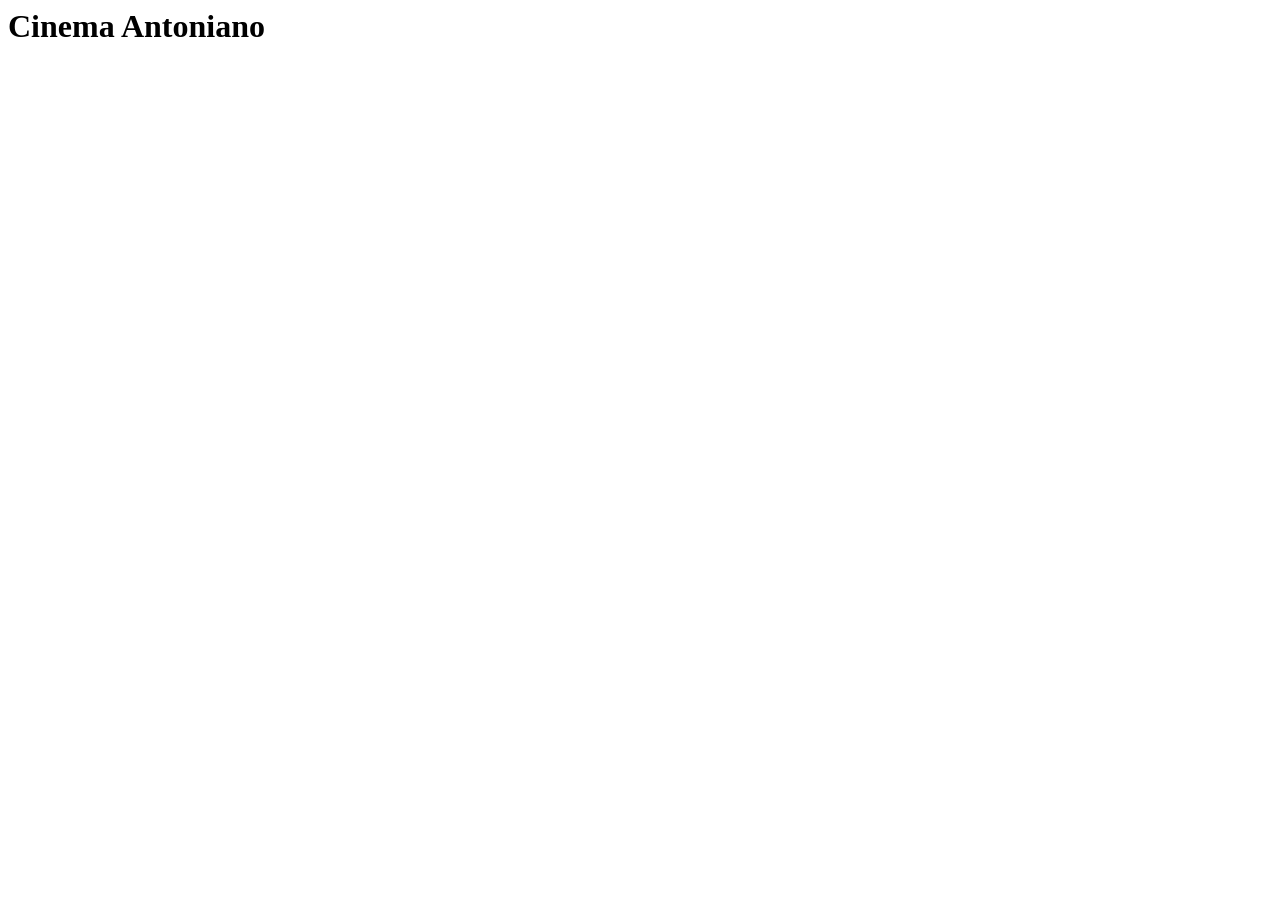
<file: tests/fixtures/antoniano_cinema.html>
<!-- Estratto reale di https://www.comingsoon.it/cinema/bologna/antoniano/147/ (13/10/2026): nessun film in programmazione -->
<html lang="">
<head><title>Cinema Antoniano a Bologna film in programmazione orari sale</title></head>
<body>
<h1 class="h1">Cinema Antoniano</h1>
<div class="row ptl">
<div class="col-12 col-su-3-200">
<section>

</section>
</div>
</div>
</body>
</html>
</file>
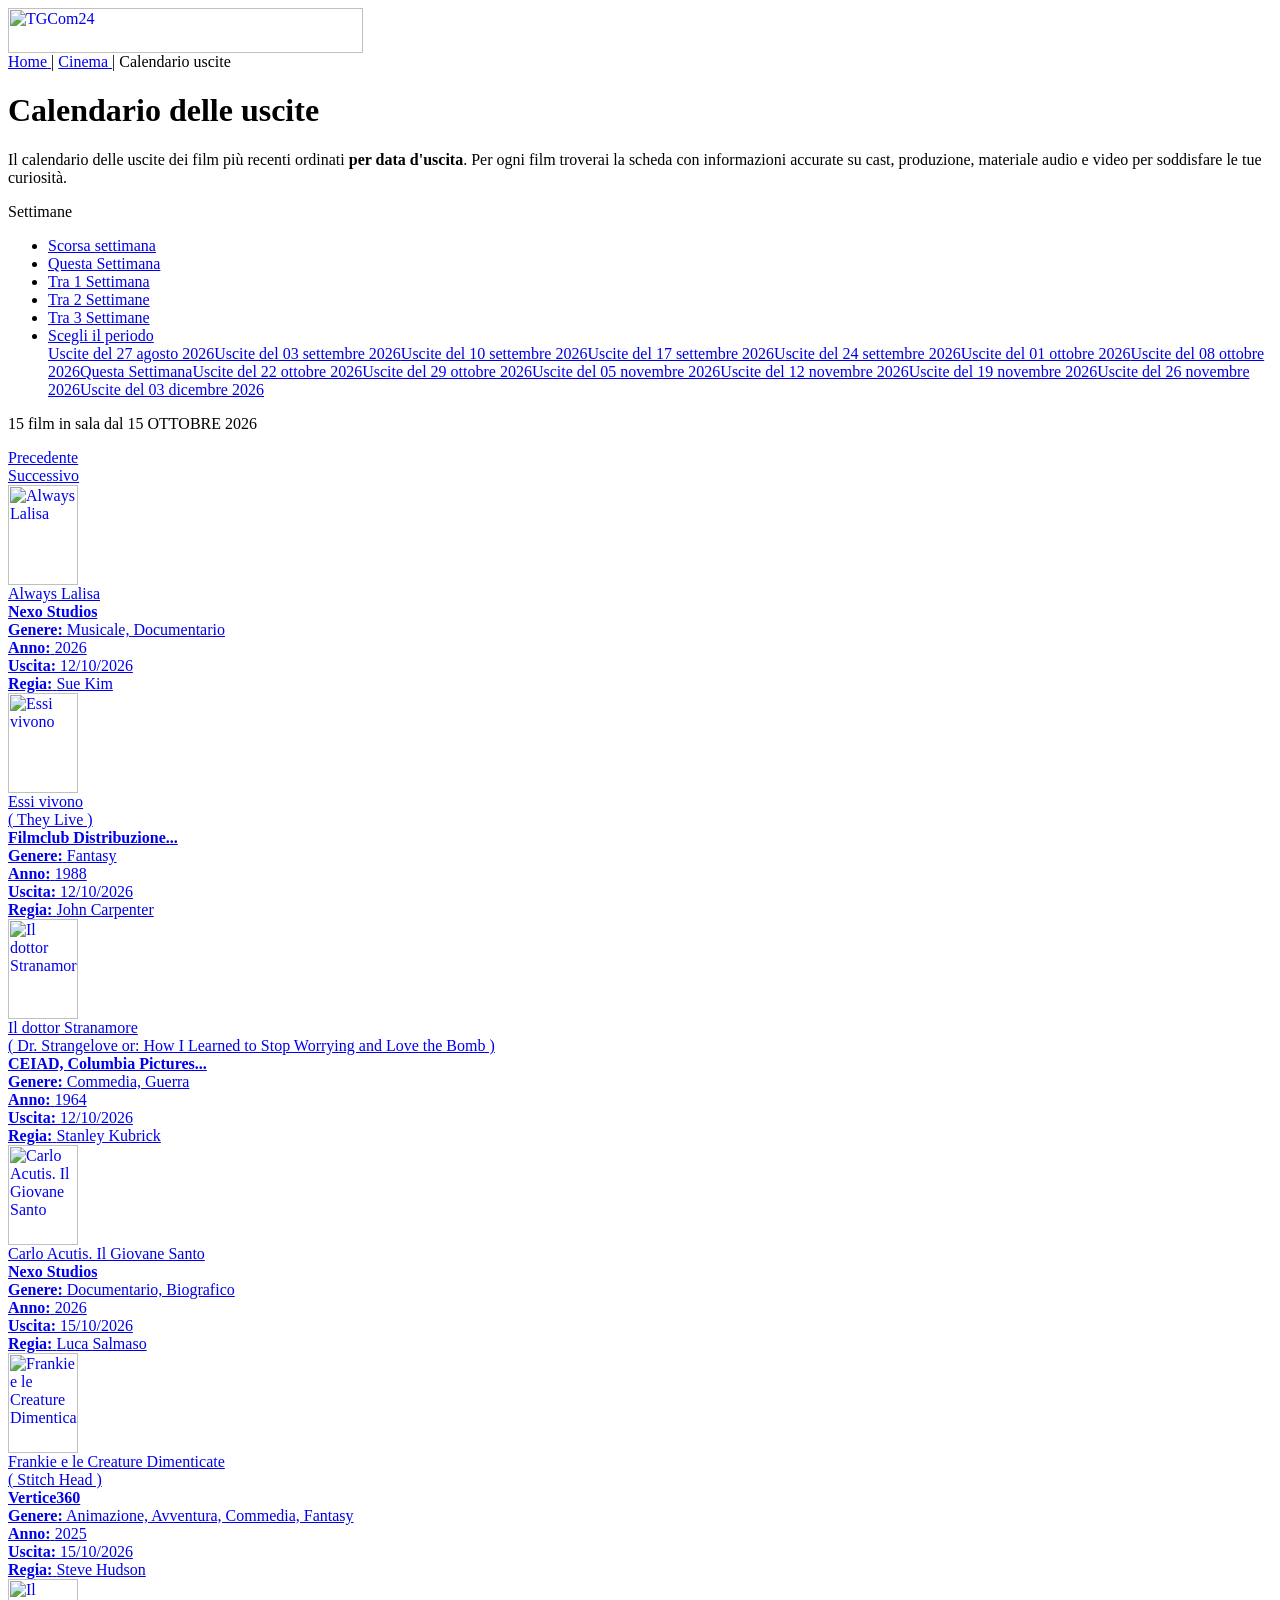
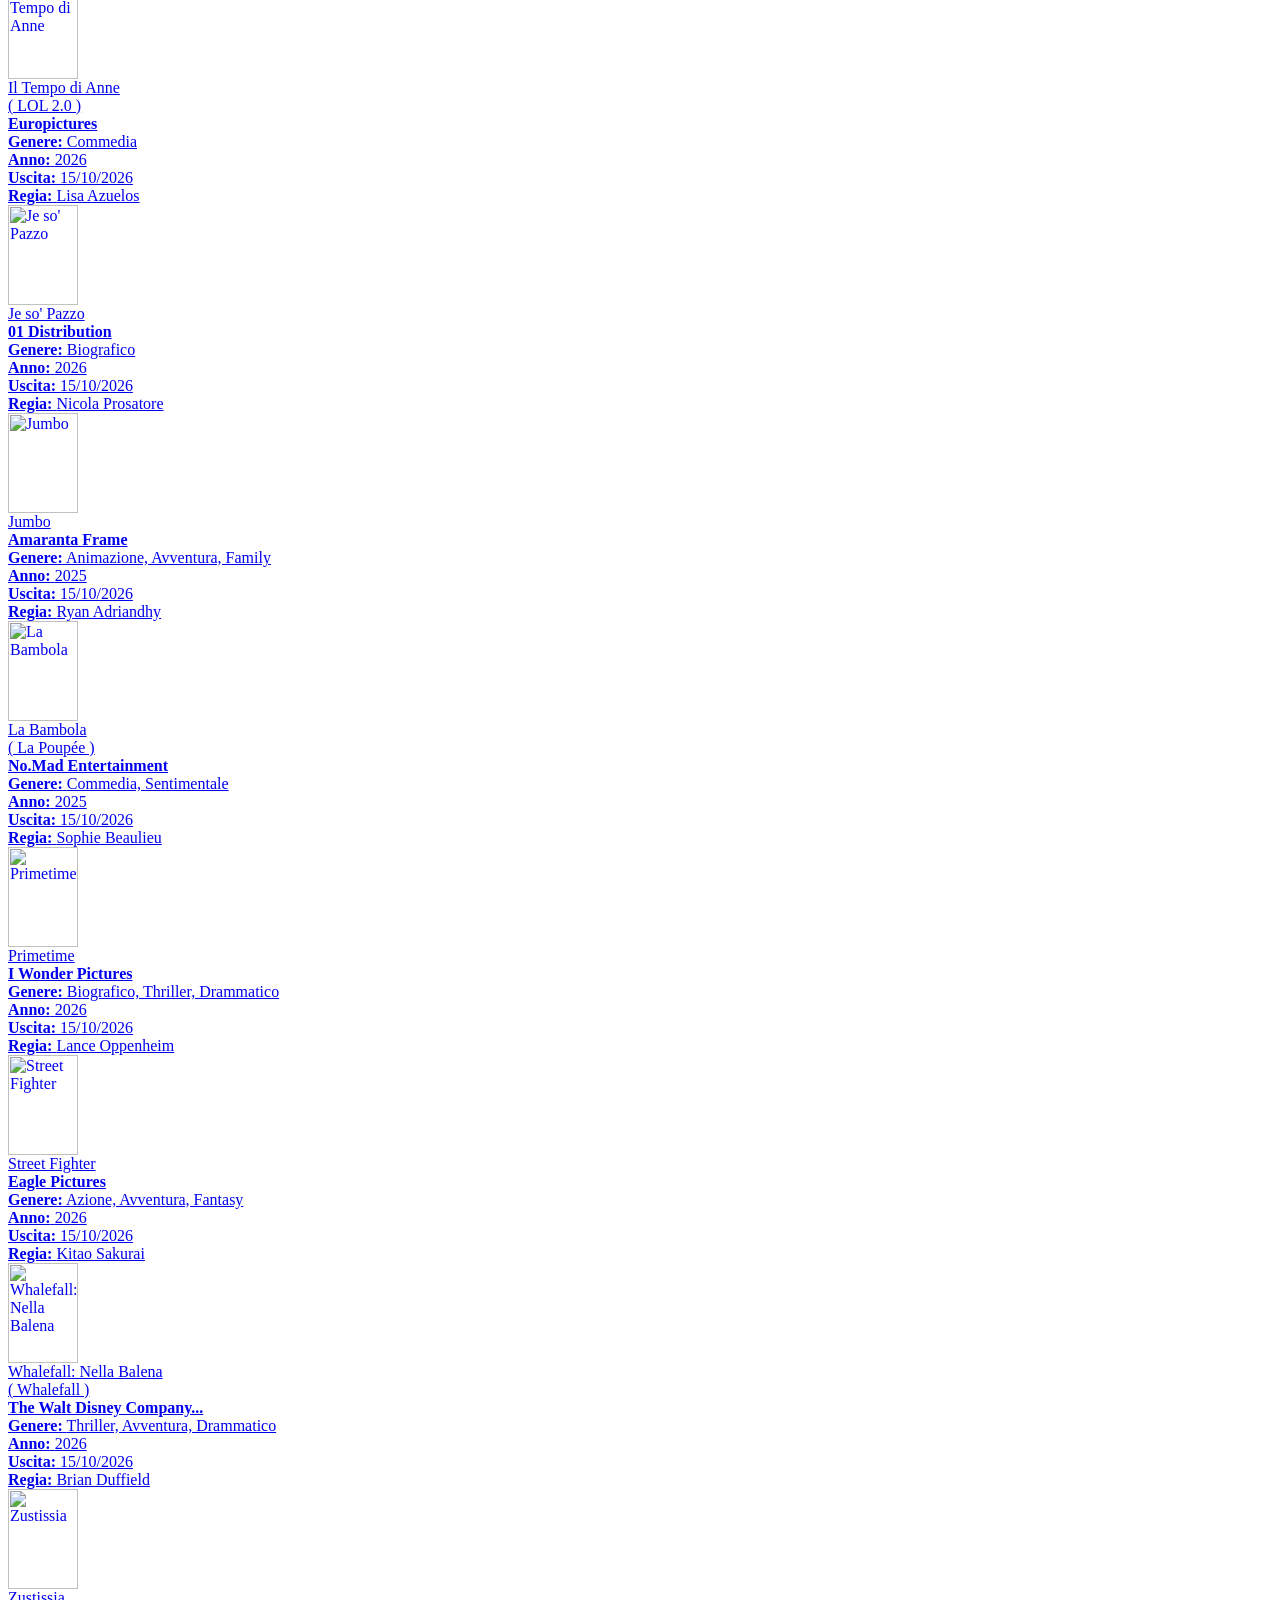
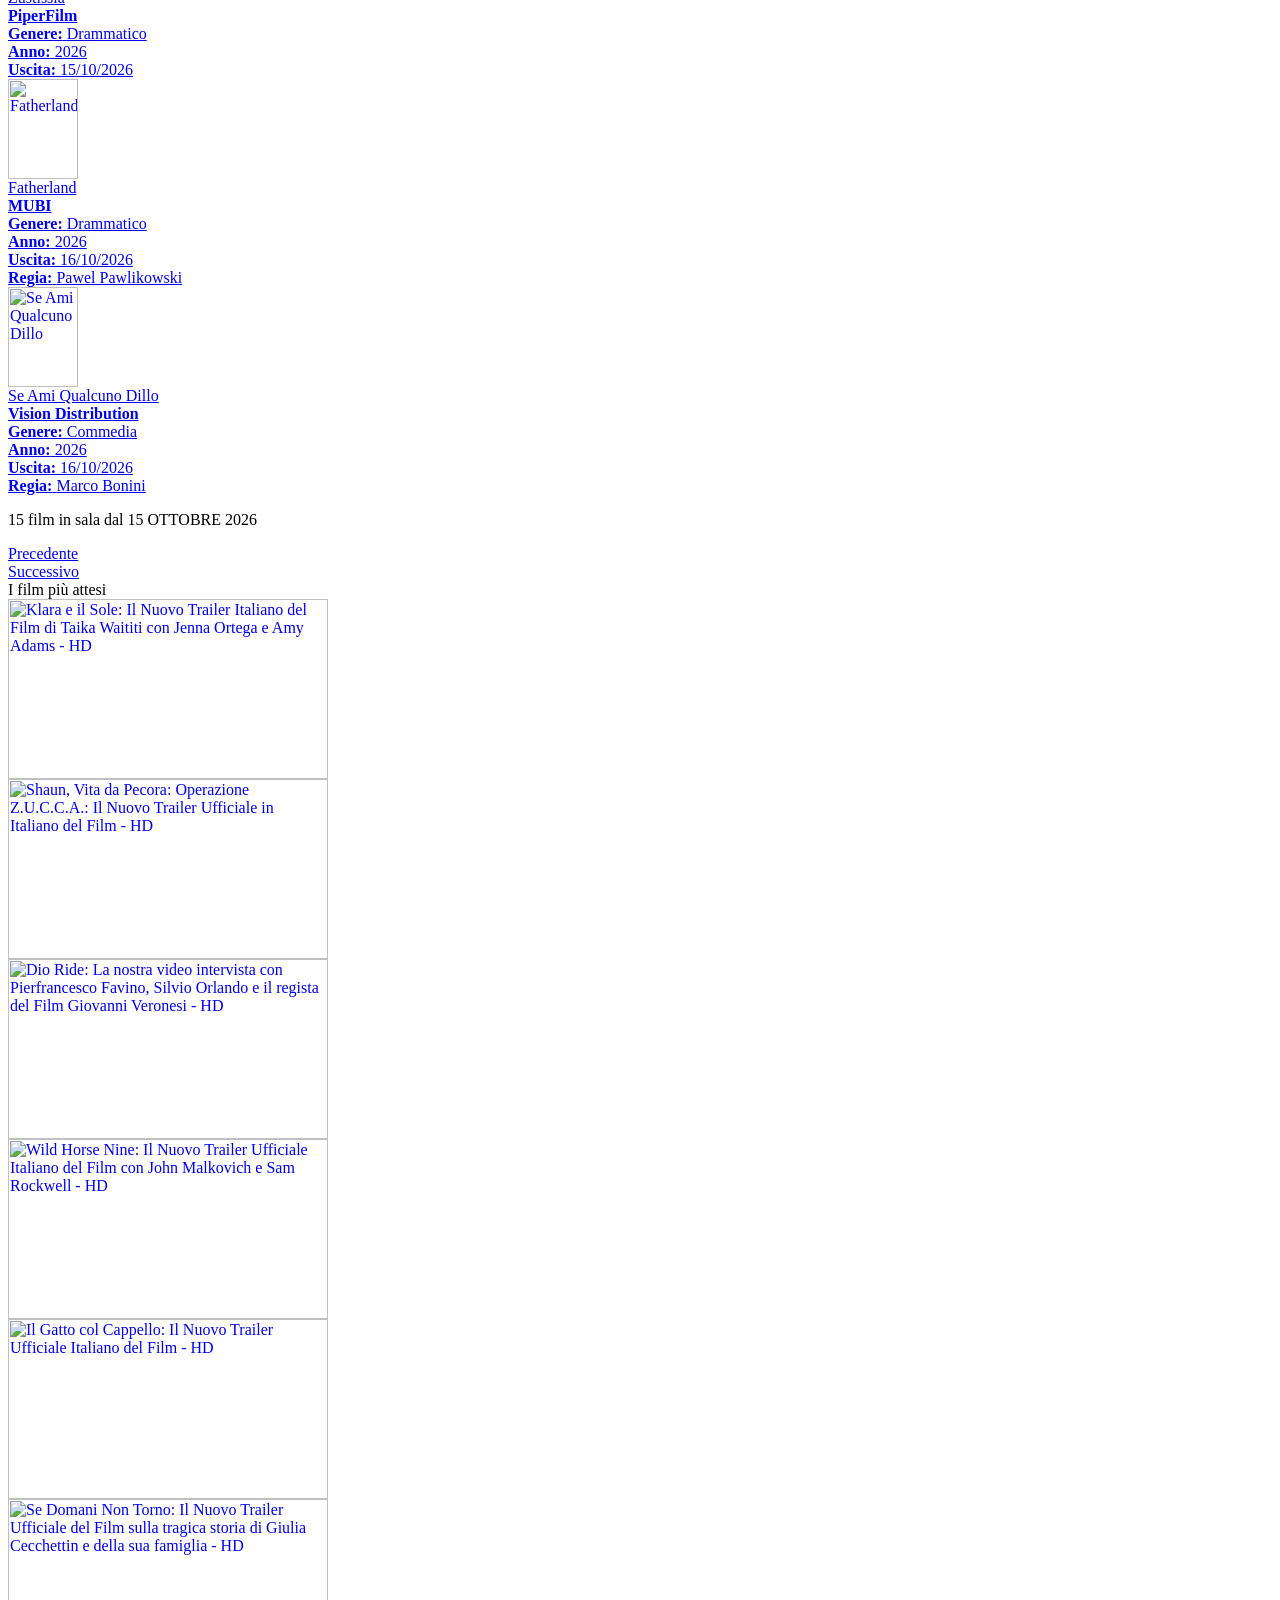
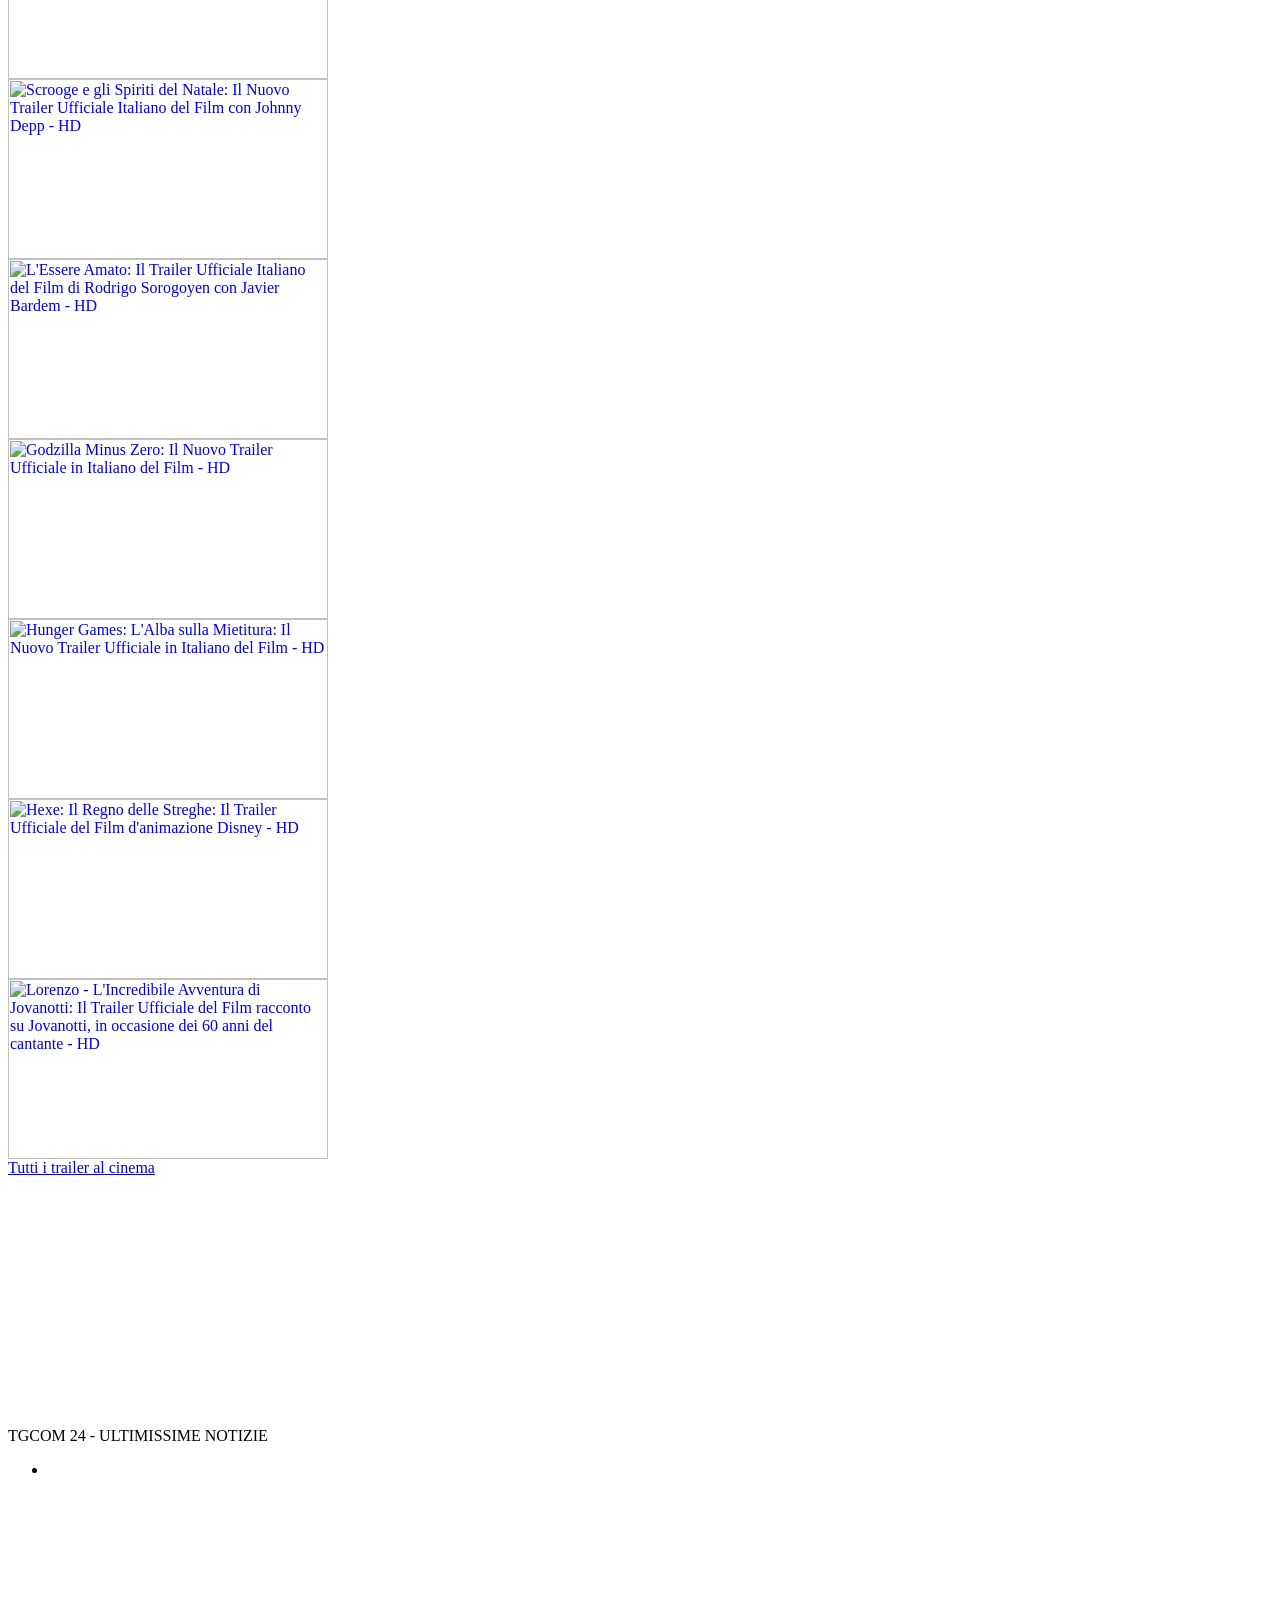
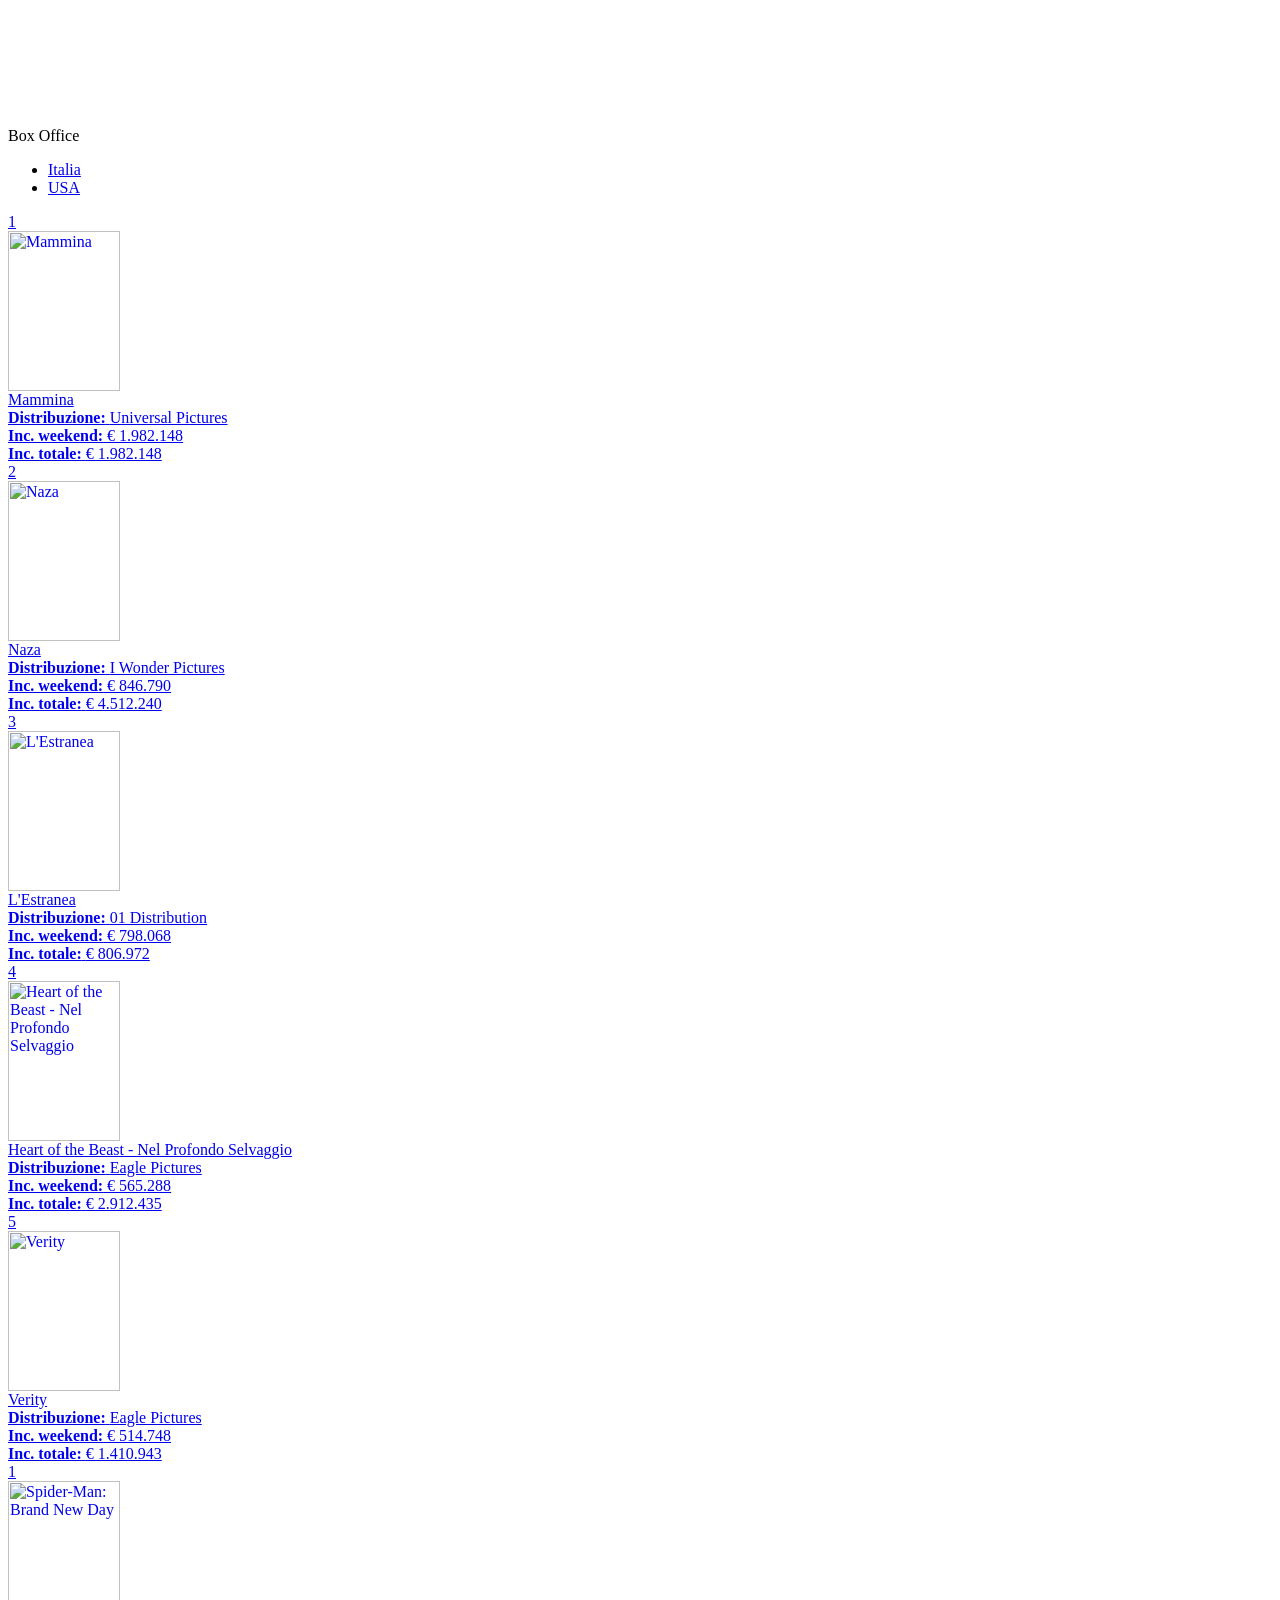
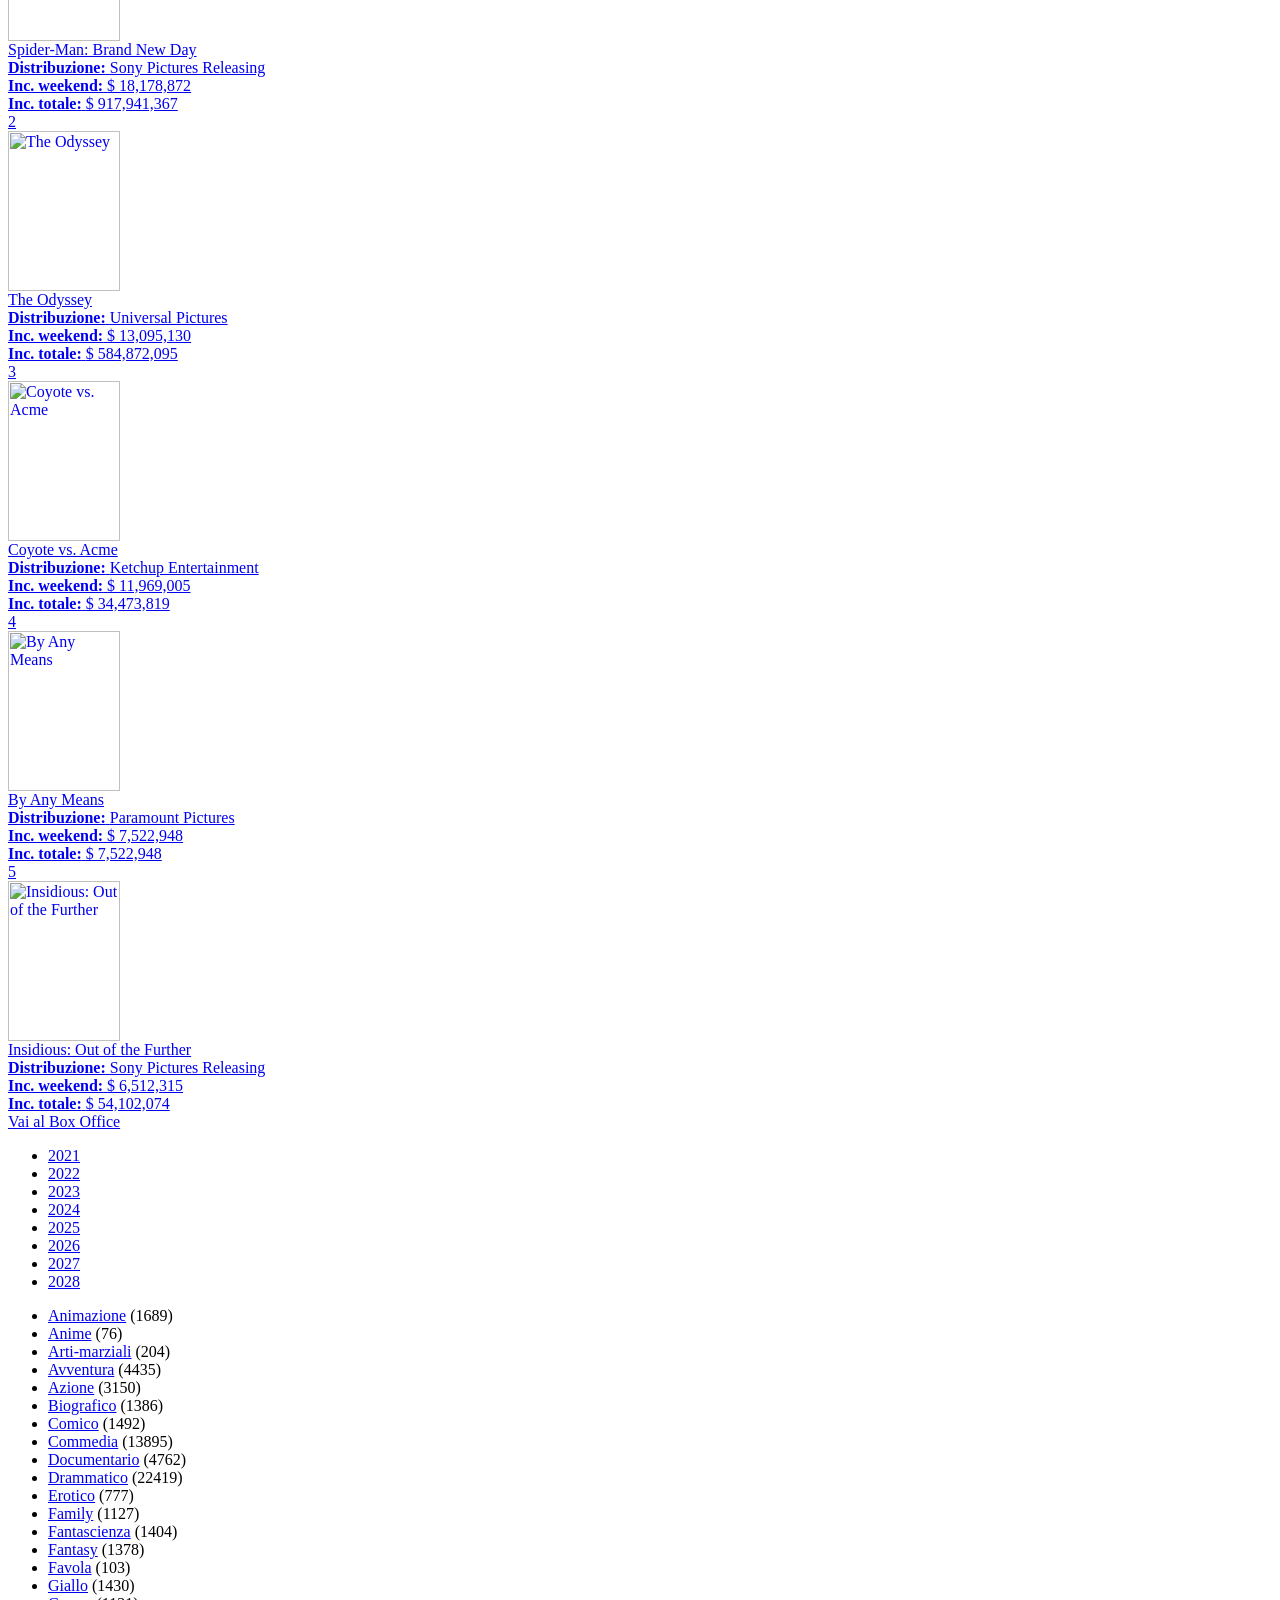
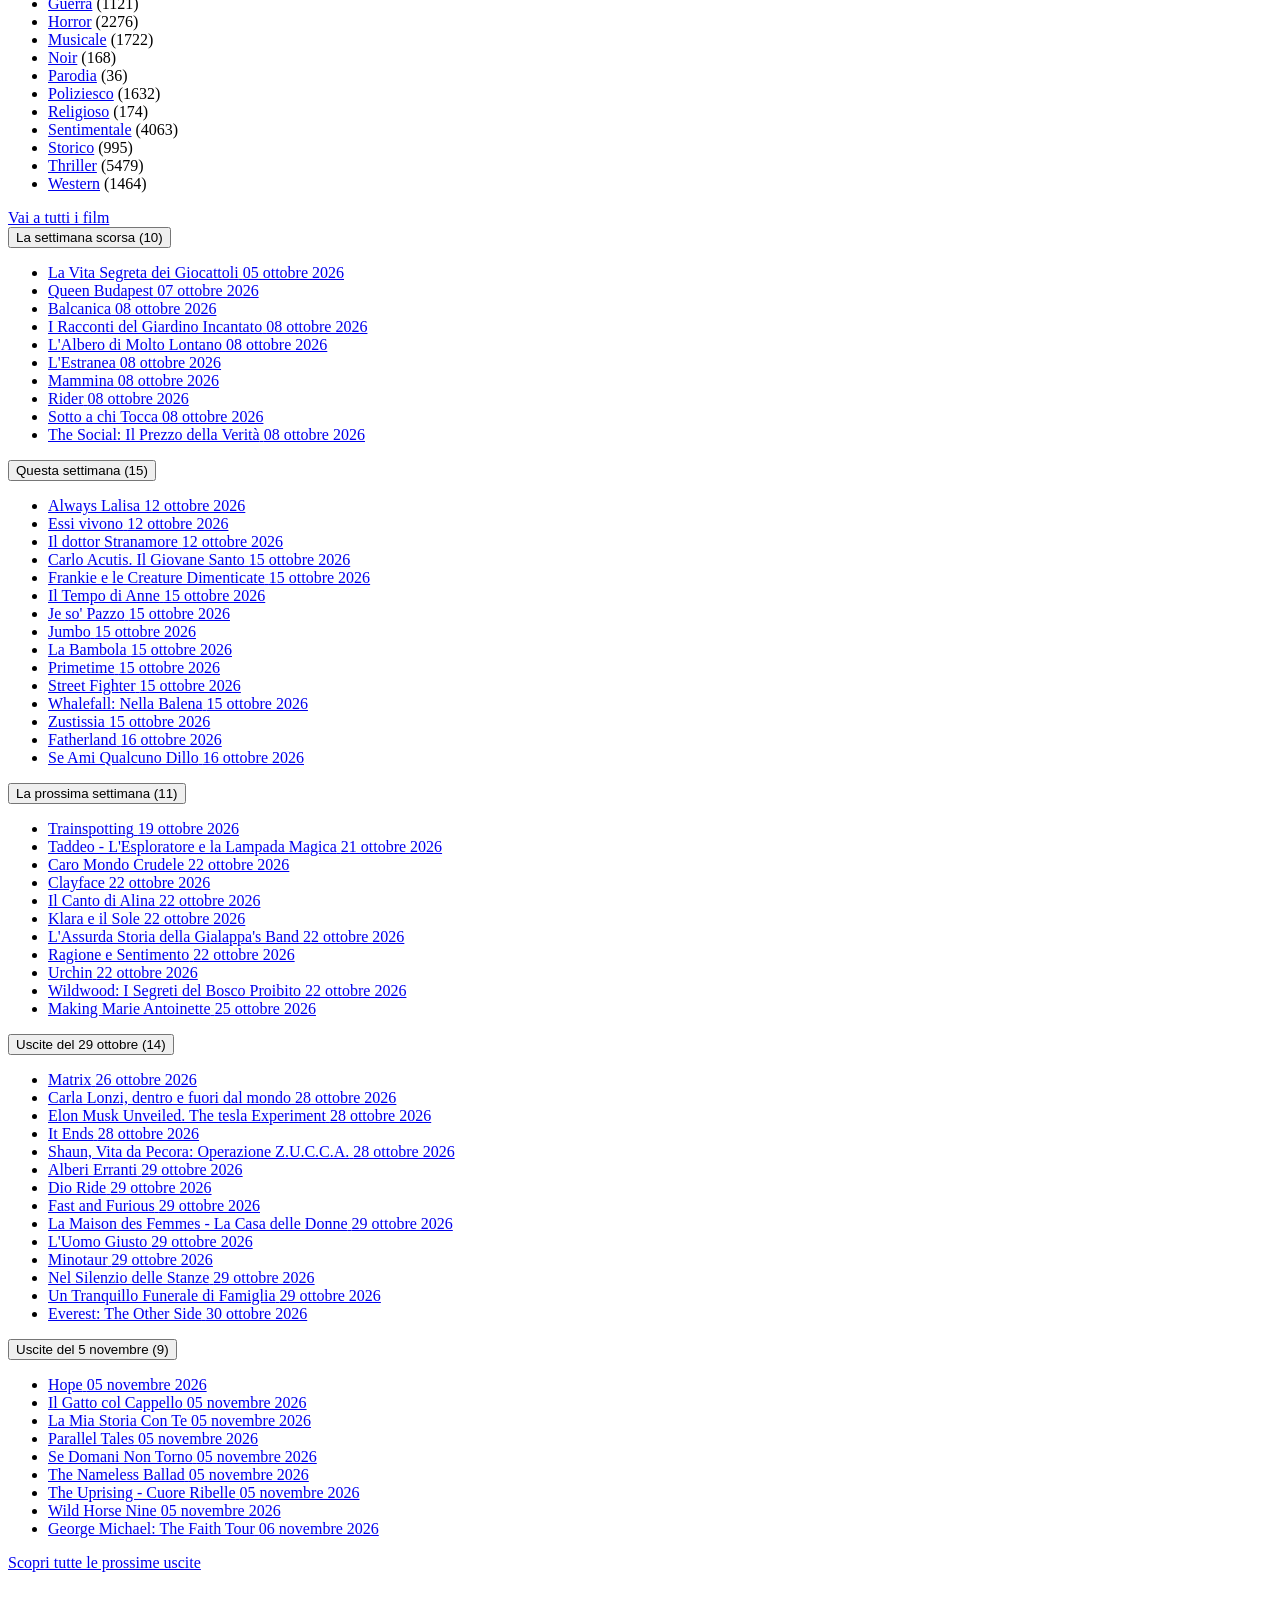
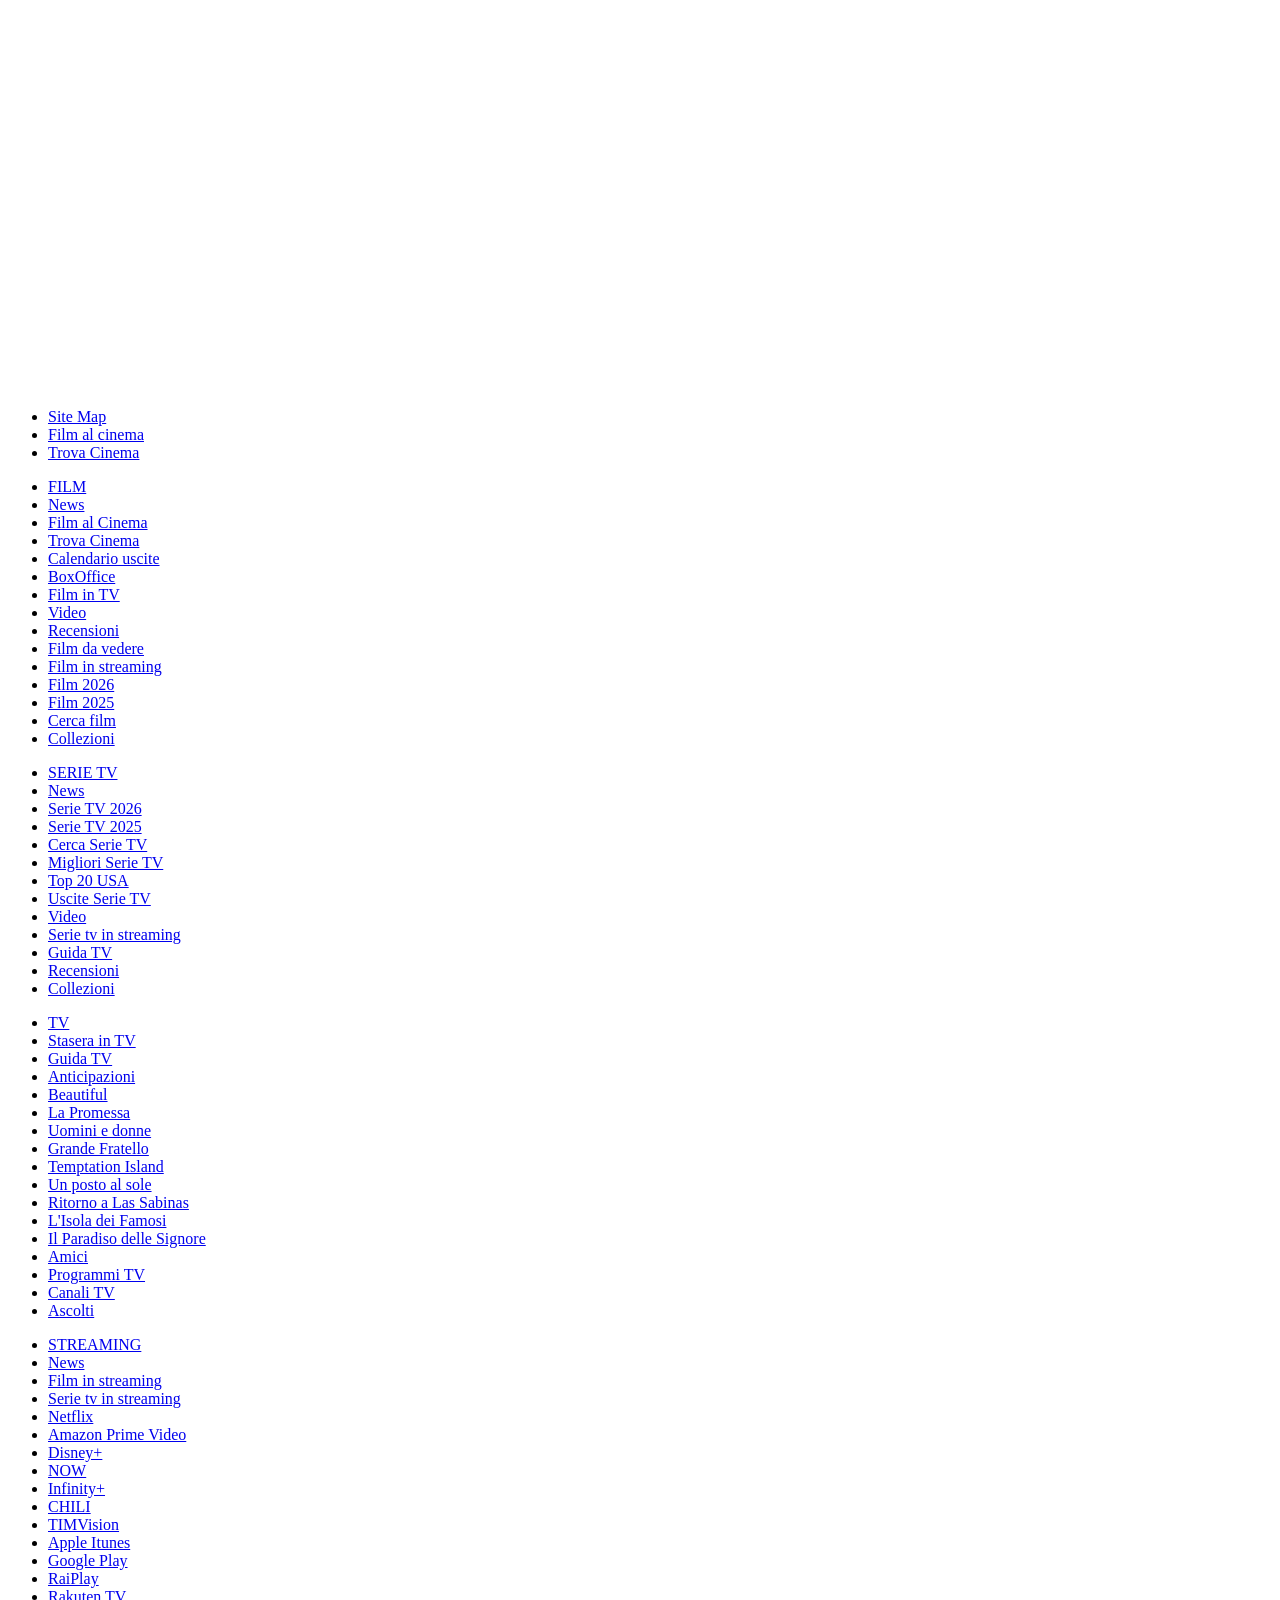
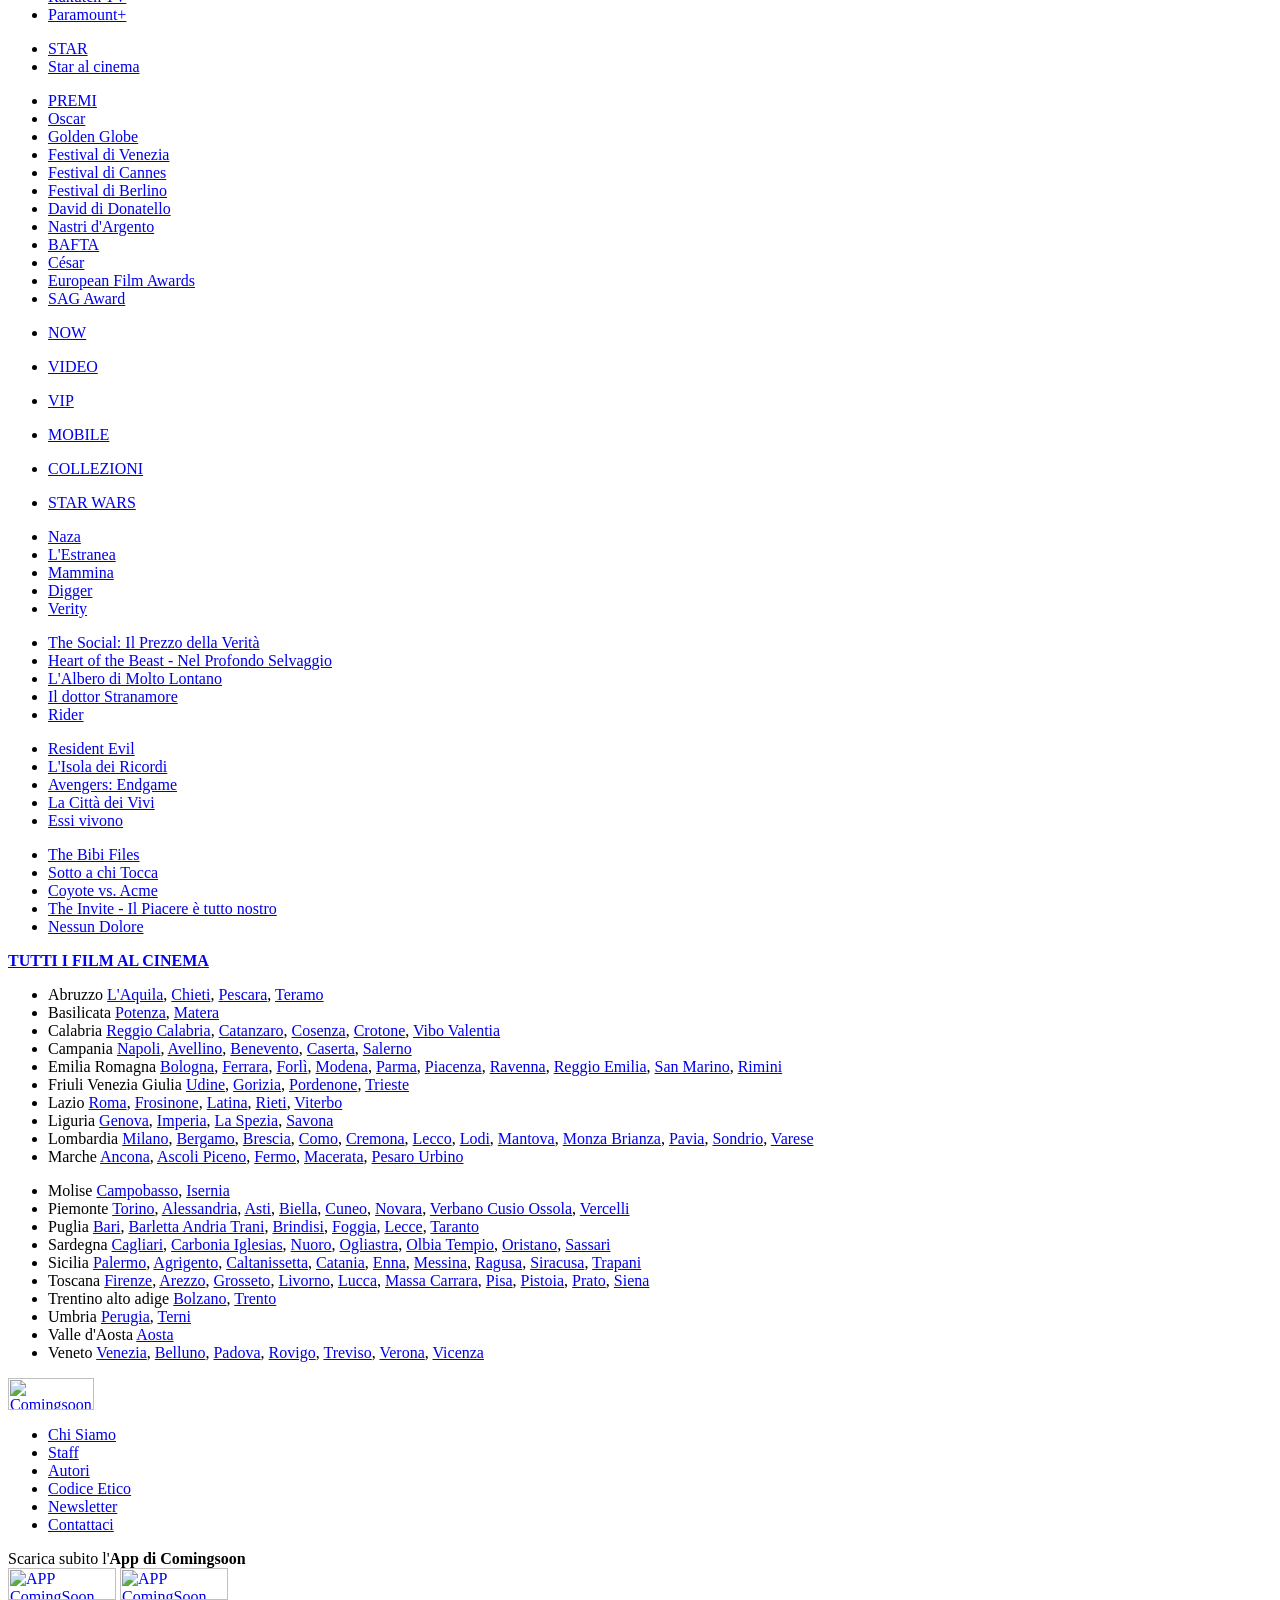
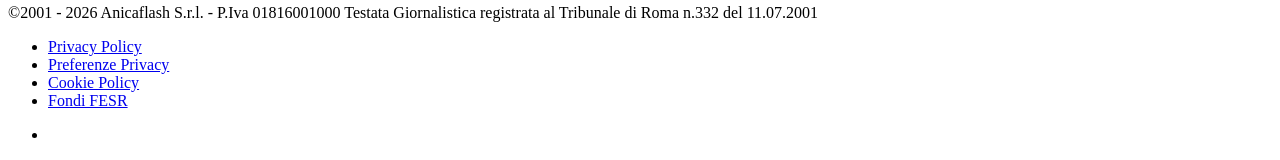
<file: tests/fixtures/calendario_uscite.html>
<!-- Pagina reale https://www.comingsoon.it/cinema/calendariouscite/ (13/10/2026), script e stili rimossi -->
<html lang="">
        <head>
            <title>
                Calendario uscite film in programmazione
            </title>
        </head>
        <body>
            <div id="site">
<div class="container-fluid">
<div class="row">
<div class="adv-masthead">
<div id="AdvHeader_mh0" class="AdvHeader adv-container">
<!-- CS_web_masthead -->
<div id="mh-evo" class="mhEvo">
<div class="gptslotDomination refreshSlot gpts" data-adunitid="1"></div> </div>
</div>
</div>
<a href="//www.tgcom24.mediaset.it/" title="TGCom24" target="_blank" rel="nofollow noopener" id="tal" class="flex-1"><img alt="TGCom24" class="lazyload" data-src="https://mr.comingsoon.it/img/tgCom24-head.png" height="45" width="355"></a>

<div class="col-12 stk-space stk-64"></div>

</div>
</div>


<div class="container mobile">
<div class="row ptl">
<div class="col">
<div itemscope itemtype="http://schema.org/BreadcrumbList" class="breadcrumb p film">
<span itemprop="itemListElement" itemscope itemtype="http://schema.org/ListItem">
<a class="c" itemprop="item" href="/" title="Home">
<span itemprop="name">Home</span>
</a>
<meta itemprop="position" content="1">
</span> |
<span itemprop="itemListElement" itemscope itemtype="http://schema.org/ListItem">
<a class="c" itemprop="item" href="/cinema/" title="Cinema">
<span itemprop="name">Cinema</span>
</a>
<meta itemprop="position" content="2">
</span> |
<span>Calendario uscite</span>
</div>
</div>
</div>
</div>
<div class="container mobile">
<div class="row ptb">
<div class="col">
<h1 class="h2">Calendario delle uscite</h1>
<p>Il calendario delle uscite dei film pi&#xf9; recenti ordinati <b>per data d&apos;uscita</b>. Per ogni film troverai la scheda con informazioni accurate su cast, produzione, materiale audio e video per soddisfare le tue curiosit&#xe0;.</p>
<div class="stk-space stk-128-96-144-288"></div>
<div class="sticky-bar stk-mt">
<div id="menu-calendario">
<div class="title h3">Settimane</div>
<ul class="col">
<li class="col-xs-6 col-md-4 mbm "><a href="?r=-7" class="cs-btn secondary ico" title="Scorsa settimana"><div>Scorsa settimana</div></a></li>
<li class="col-xs-6 col-md-4 mbm  active cinema"><a href="?r=0" class="cs-btn secondary ico" title="Questa Settimana"><div>Questa Settimana</div></a></li>
<li class="col-xs-6 col-md-4 mbm "><a href="?r=7" class="cs-btn secondary ico" title="Tra 1 Settimana"><div>Tra 1 Settimana</div></a></li>
<li class="col-xs-6 col-md-4 mbm "><a href="?r=14" class="cs-btn secondary ico" title="Tra 2 Settimane"><div>Tra 2 Settimane</div></a></li>
<li class="col-xs-6 col-md-4 mbm "><a href="?r=21" class="cs-btn secondary ico" title="Tra 3 Settimane"><div>Tra 3 Settimane</div></a></li>
<li class="col-xs-6 col-md-4 mbm">
<div class="dropdown">
<a class="cs-btn secondary ico" href="#" role="button" id="dropdownMenuLink" data-toggle="dropdown" aria-haspopup="true" aria-expanded="false"><div><span>Scegli il periodo</span><i></i></div></a>
<div class="dropdown-menu" aria-labelledby="dropdownMenuLink">
<a class="dropdown-item" href="?r=-49">Uscite del 27 agosto 2026</a><a class="dropdown-item" href="?r=-42">Uscite del 03 settembre 2026</a><a class="dropdown-item" href="?r=-35">Uscite del 10 settembre 2026</a><a class="dropdown-item" href="?r=-28">Uscite del 17 settembre 2026</a><a class="dropdown-item" href="?r=-21">Uscite del 24 settembre 2026</a><a class="dropdown-item" href="?r=-14">Uscite del 01 ottobre 2026</a><a class="dropdown-item" href="?r=-7">Uscite del 08 ottobre 2026</a><a class="dropdown-item" href="?r=0">Questa Settimana</a><a class="dropdown-item" href="?r=7">Uscite del 22 ottobre 2026</a><a class="dropdown-item" href="?r=14">Uscite del 29 ottobre 2026</a><a class="dropdown-item" href="?r=21">Uscite del 05 novembre 2026</a><a class="dropdown-item" href="?r=28">Uscite del 12 novembre 2026</a><a class="dropdown-item" href="?r=35">Uscite del 19 novembre 2026</a><a class="dropdown-item" href="?r=42">Uscite del 26 novembre 2026</a><a class="dropdown-item" href="?r=49">Uscite del 03 dicembre 2026</a>
</div>
</div>
</li>
</ul>
</div>
</div>
<div class="divider-dark mtl mbl"></div>
<div class="row-between">
<p>15 film in sala dal 15 OTTOBRE 2026</p>
<div class="btn-group mob">
<a rel="prev" href="?r=-7" class="cs-btn small service"><div><i class="arrow-left"></i> Precedente</div></a>
<a rel="next" href="?r=7" class="cs-btn small service"><div>Successivo <i class="arrow-right"></i></div></a>
</div>
</div>
<div class="row mtl">
<div class="advCollapse col-12 atf">


<!-- CS_web_ATF desktop -->
<div class="gptslot" data-adunitid="2" data-addesktop="1"></div>

<div class="gptslotDomination gpts" data-adunitid="5" data-admobile="1"></div>
</div>
 <div class="col-xs-12">
<a href="/film/always-lalisa/69318/scheda/" title="Always Lalisa" class="cards cards-horiz-box box-office min film brd-c">
<div class="immagine">
<div class="mask-img-100 wh7-10">
<img class="lazyload" data-src="https://mr.comingsoon.it/imgdb/locandine/235x336/69318.jpg" alt="Always Lalisa" width="70" height="100">
<div class="img-bg h-bg-c"></div>
</div>
</div>
<div class="testo plr0">
<div class="titolo h2">Always Lalisa</div>

<div class="meta">

<div class="c p"><span><b>Nexo Studios</b></span></div>
<div class="p"><b>Genere:</b> <span>Musicale, Documentario</span></div>
<div class="p"><b>Anno:</b> <span>2026</span></div>
<div class="p"><b>Uscita:</b> <span>12/10/2026</span></div>
<div class="p"><b>Regia:</b> <span>Sue Kim</span></div>
</div>
</div>
</a>
</div>
 <div class="col-xs-12">
<a href="/film/essi-vivono/5345/scheda/" title="Essi vivono" class="cards cards-horiz-box box-office min film brd-c">
<div class="immagine">
<div class="mask-img-100 wh7-10">
<img class="lazyload" data-src="https://mr.comingsoon.it/imgdb/locandine/235x336/5345.jpg" alt="Essi vivono" width="70" height="100">
<div class="img-bg h-bg-c"></div>
</div>
</div>
<div class="testo plr0">
<div class="titolo h2">Essi vivono</div>
<div class="titolo p mbs">( They Live )</div>
<div class="meta">

<div class="c p"><span><b>Filmclub Distribuzione...</b></span></div>
<div class="p"><b>Genere:</b> <span>Fantasy</span></div>
<div class="p"><b>Anno:</b> <span>1988</span></div>
<div class="p"><b>Uscita:</b> <span>12/10/2026</span></div>
<div class="p"><b>Regia:</b> <span>John Carpenter</span></div>
</div>
</div>
</a>
</div>
 <div class="col-xs-12">
<a href="/film/il-dottor-stranamore/9420/scheda/" title="Il dottor Stranamore" class="cards cards-horiz-box box-office min film brd-c">
<div class="immagine">
<div class="mask-img-100 wh7-10">
<img class="lazyload" data-src="https://mr.comingsoon.it/imgdb/locandine/235x336/9420.jpg" alt="Il dottor Stranamore" width="70" height="100">
<div class="img-bg h-bg-c"></div>
</div>
</div>
<div class="testo plr0">
<div class="titolo h2">Il dottor Stranamore</div>
<div class="titolo p mbs">( Dr. Strangelove or: How I Learned to Stop Worrying and Love the Bomb )</div>
<div class="meta">

<div class="c p"><span><b>CEIAD, Columbia Pictures...</b></span></div>
<div class="p"><b>Genere:</b> <span>Commedia, Guerra</span></div>
<div class="p"><b>Anno:</b> <span>1964</span></div>
<div class="p"><b>Uscita:</b> <span>12/10/2026</span></div>
<div class="p"><b>Regia:</b> <span>Stanley Kubrick</span></div>
</div>
</div>
</a>
</div>
<div id="video-evo-player" class="player_evolution mbl"></div>
 <div class="col-xs-12">
<a href="/film/carlo-acutis-il-giovane-santo/69308/scheda/" title="Carlo Acutis. Il Giovane Santo" class="cards cards-horiz-box box-office min film brd-c">
<div class="immagine">
<div class="mask-img-100 wh7-10">
<img class="lazyload" data-src="https://mr.comingsoon.it/imgdb/locandine/235x336/69308.jpg" alt="Carlo Acutis. Il Giovane Santo" width="70" height="100">
<div class="img-bg h-bg-c"></div>
</div>
</div>
<div class="testo plr0">
<div class="titolo h2">Carlo Acutis. Il Giovane Santo</div>

<div class="meta">

<div class="c p"><span><b>Nexo Studios</b></span></div>
<div class="p"><b>Genere:</b> <span>Documentario, Biografico</span></div>
<div class="p"><b>Anno:</b> <span>2026</span></div>
<div class="p"><b>Uscita:</b> <span>15/10/2026</span></div>
<div class="p"><b>Regia:</b> <span>Luca Salmaso</span></div>
</div>
</div>
</a>
</div>
 <div class="col-xs-12">
<a href="/film/frankie-e-le-creature-dimenticate/67385/scheda/" title="Frankie e le Creature Dimenticate" class="cards cards-horiz-box box-office min film brd-c">
<div class="immagine">
<div class="mask-img-100 wh7-10">
<img class="lazyload" data-src="https://mr.comingsoon.it/imgdb/locandine/235x336/67385.jpg" alt="Frankie e le Creature Dimenticate" width="70" height="100">
<div class="img-bg h-bg-c"></div>
</div>
</div>
<div class="testo plr0">
<div class="titolo h2">Frankie e le Creature Dimenticate</div>
<div class="titolo p mbs">( Stitch Head )</div>
<div class="meta">

<div class="c p"><span><b>Vertice360</b></span></div>
<div class="p"><b>Genere:</b> <span>Animazione, Avventura, Commedia, Fantasy</span></div>
<div class="p"><b>Anno:</b> <span>2025</span></div>
<div class="p"><b>Uscita:</b> <span>15/10/2026</span></div>
<div class="p"><b>Regia:</b> <span>Steve Hudson</span></div>
</div>
</div>
</a>
</div>
 <div class="col-xs-12">
<a href="/film/il-tempo-di-anne/67994/scheda/" title="Il Tempo di Anne" class="cards cards-horiz-box box-office min film brd-c">
<div class="immagine">
<div class="mask-img-100 wh7-10">
<img class="lazyload" data-src="https://mr.comingsoon.it/imgdb/locandine/235x336/67994.jpg" alt="Il Tempo di Anne" width="70" height="100">
<div class="img-bg h-bg-c"></div>
</div>
</div>
<div class="testo plr0">
<div class="titolo h2">Il Tempo di Anne</div>
<div class="titolo p mbs">( LOL 2.0 )</div>
<div class="meta">

<div class="c p"><span><b>Europictures</b></span></div>
<div class="p"><b>Genere:</b> <span>Commedia</span></div>
<div class="p"><b>Anno:</b> <span>2026</span></div>
<div class="p"><b>Uscita:</b> <span>15/10/2026</span></div>
<div class="p"><b>Regia:</b> <span>Lisa Azuelos</span></div>
</div>
</div>
</a>
</div>
 <div class="advCollapse col-12 intext"><!-- CS_web_intext -->
<div class="gptslot" data-adunitid="3" data-lazy="true"></div></div>
 <div class="col-xs-12">
<a href="/film/je-so-pazzo/67032/scheda/" title="Je so&apos; Pazzo" class="cards cards-horiz-box box-office min film brd-c">
<div class="immagine">
<div class="mask-img-100 wh7-10">
<img class="lazyload" data-src="https://mr.comingsoon.it/imgdb/locandine/235x336/67032.jpg" alt="Je so&apos; Pazzo" width="70" height="100">
<div class="img-bg h-bg-c"></div>
</div>
</div>
<div class="testo plr0">
<div class="titolo h2">Je so&apos; Pazzo</div>

<div class="meta">

<div class="c p"><span><b>01 Distribution</b></span></div>
<div class="p"><b>Genere:</b> <span>Biografico</span></div>
<div class="p"><b>Anno:</b> <span>2026</span></div>
<div class="p"><b>Uscita:</b> <span>15/10/2026</span></div>
<div class="p"><b>Regia:</b> <span>Nicola Prosatore</span></div>
</div>
</div>
</a>
</div>
 <div class="col-xs-12">
<a href="/film/jumbo/69424/scheda/" title="Jumbo" class="cards cards-horiz-box box-office min film brd-c">
<div class="immagine">
<div class="mask-img-100 wh7-10">
<img class="lazyload" data-src="https://mr.comingsoon.it/imgdb/locandine/235x336/69424.jpg" alt="Jumbo" width="70" height="100">
<div class="img-bg h-bg-c"></div>
</div>
</div>
<div class="testo plr0">
<div class="titolo h2">Jumbo</div>

<div class="meta">

<div class="c p"><span><b>Amaranta Frame</b></span></div>
<div class="p"><b>Genere:</b> <span>Animazione, Avventura, Family</span></div>
<div class="p"><b>Anno:</b> <span>2025</span></div>
<div class="p"><b>Uscita:</b> <span>15/10/2026</span></div>
<div class="p"><b>Regia:</b> <span>Ryan Adriandhy</span></div>
</div>
</div>
</a>
</div>
 <div class="col-xs-12">
<a href="/film/la-bambola/69307/scheda/" title="La Bambola" class="cards cards-horiz-box box-office min film brd-c">
<div class="immagine">
<div class="mask-img-100 wh7-10">
<img class="lazyload" data-src="https://mr.comingsoon.it/imgdb/locandine/235x336/69307.jpg" alt="La Bambola" width="70" height="100">
<div class="img-bg h-bg-c"></div>
</div>
</div>
<div class="testo plr0">
<div class="titolo h2">La Bambola</div>
<div class="titolo p mbs">( La Poup&#xe9;e )</div>
<div class="meta">

<div class="c p"><span><b>No.Mad Entertainment</b></span></div>
<div class="p"><b>Genere:</b> <span>Commedia, Sentimentale</span></div>
<div class="p"><b>Anno:</b> <span>2025</span></div>
<div class="p"><b>Uscita:</b> <span>15/10/2026</span></div>
<div class="p"><b>Regia:</b> <span>Sophie Beaulieu</span></div>
</div>
</div>
</a>
</div>
 <div class="advCollapse col-12 intext"><!-- CS_web_intext -->
<div class="gptslot" data-adunitid="3" data-lazy="true"></div></div>
 <div class="col-xs-12">
<a href="/film/primetime/68904/scheda/" title="Primetime" class="cards cards-horiz-box box-office min film brd-c">
<div class="immagine">
<div class="mask-img-100 wh7-10">
<img class="lazyload" data-src="https://mr.comingsoon.it/imgdb/locandine/235x336/68904.jpg" alt="Primetime" width="70" height="100">
<div class="img-bg h-bg-c"></div>
</div>
</div>
<div class="testo plr0">
<div class="titolo h2">Primetime</div>

<div class="meta">

<div class="c p"><span><b>I Wonder Pictures</b></span></div>
<div class="p"><b>Genere:</b> <span>Biografico, Thriller, Drammatico</span></div>
<div class="p"><b>Anno:</b> <span>2026</span></div>
<div class="p"><b>Uscita:</b> <span>15/10/2026</span></div>
<div class="p"><b>Regia:</b> <span>Lance Oppenheim</span></div>
</div>
</div>
</a>
</div>
 <div class="col-xs-12">
<a href="/film/street-fighter/67744/scheda/" title="Street Fighter" class="cards cards-horiz-box box-office min film brd-c">
<div class="immagine">
<div class="mask-img-100 wh7-10">
<img class="lazyload" data-src="https://mr.comingsoon.it/imgdb/locandine/235x336/67744.jpg" alt="Street Fighter" width="70" height="100">
<div class="img-bg h-bg-c"></div>
</div>
</div>
<div class="testo plr0">
<div class="titolo h2">Street Fighter</div>

<div class="meta">

<div class="c p"><span><b>Eagle Pictures</b></span></div>
<div class="p"><b>Genere:</b> <span>Azione, Avventura, Fantasy</span></div>
<div class="p"><b>Anno:</b> <span>2026</span></div>
<div class="p"><b>Uscita:</b> <span>15/10/2026</span></div>
<div class="p"><b>Regia:</b> <span>Kitao Sakurai</span></div>
</div>
</div>
</a>
</div>
 <div class="col-xs-12">
<a href="/film/whalefall-nella-balena/68965/scheda/" title="Whalefall: Nella Balena" class="cards cards-horiz-box box-office min film brd-c">
<div class="immagine">
<div class="mask-img-100 wh7-10">
<img class="lazyload" data-src="https://mr.comingsoon.it/imgdb/locandine/235x336/68965.jpg" alt="Whalefall: Nella Balena" width="70" height="100">
<div class="img-bg h-bg-c"></div>
</div>
</div>
<div class="testo plr0">
<div class="titolo h2">Whalefall: Nella Balena</div>
<div class="titolo p mbs">( Whalefall )</div>
<div class="meta">

<div class="c p"><span><b>The Walt Disney Company...</b></span></div>
<div class="p"><b>Genere:</b> <span>Thriller, Avventura, Drammatico</span></div>
<div class="p"><b>Anno:</b> <span>2026</span></div>
<div class="p"><b>Uscita:</b> <span>15/10/2026</span></div>
<div class="p"><b>Regia:</b> <span>Brian Duffield</span></div>
</div>
</div>
</a>
</div>
 <div class="advCollapse col-12 intext"><!-- CS_web_intext -->
<div class="gptslot" data-adunitid="3" data-lazy="true"></div></div>
 <div class="col-xs-12">
<a href="/film/zustissia/69177/scheda/" title="Zustissia" class="cards cards-horiz-box box-office min film brd-c">
<div class="immagine">
<div class="mask-img-100 wh7-10">
<img class="lazyload" data-src="https://mr.comingsoon.it/imgdb/locandine/235x336/69177.jpg" alt="Zustissia" width="70" height="100">
<div class="img-bg h-bg-c"></div>
</div>
</div>
<div class="testo plr0">
<div class="titolo h2">Zustissia</div>

<div class="meta">

<div class="c p"><span><b>PiperFilm</b></span></div>
<div class="p"><b>Genere:</b> <span>Drammatico</span></div>
<div class="p"><b>Anno:</b> <span>2026</span></div>
<div class="p"><b>Uscita:</b> <span>15/10/2026</span></div>

</div>
</div>
</a>
</div>
 <div class="col-xs-12">
<a href="/film/fatherland/68676/scheda/" title="Fatherland" class="cards cards-horiz-box box-office min film brd-c">
<div class="immagine">
<div class="mask-img-100 wh7-10">
<img class="lazyload" data-src="https://mr.comingsoon.it/imgdb/locandine/235x336/68676.jpg" alt="Fatherland" width="70" height="100">
<div class="img-bg h-bg-c"></div>
</div>
</div>
<div class="testo plr0">
<div class="titolo h2">Fatherland</div>

<div class="meta">

<div class="c p"><span><b>MUBI</b></span></div>
<div class="p"><b>Genere:</b> <span>Drammatico</span></div>
<div class="p"><b>Anno:</b> <span>2026</span></div>
<div class="p"><b>Uscita:</b> <span>16/10/2026</span></div>
<div class="p"><b>Regia:</b> <span>Pawel Pawlikowski</span></div>
</div>
</div>
</a>
</div>
 <div class="col-xs-12">
<a href="/film/se-ami-qualcuno-dillo/68566/scheda/" title="Se Ami Qualcuno Dillo" class="cards cards-horiz-box box-office min film brd-c">
<div class="immagine">
<div class="mask-img-100 wh7-10">
<img class="lazyload" data-src="https://mr.comingsoon.it/imgdb/locandine/235x336/68566.jpg" alt="Se Ami Qualcuno Dillo" width="70" height="100">
<div class="img-bg h-bg-c"></div>
</div>
</div>
<div class="testo plr0">
<div class="titolo h2">Se Ami Qualcuno Dillo</div>

<div class="meta">

<div class="c p"><span><b>Vision Distribution</b></span></div>
<div class="p"><b>Genere:</b> <span>Commedia</span></div>
<div class="p"><b>Anno:</b> <span>2026</span></div>
<div class="p"><b>Uscita:</b> <span>16/10/2026</span></div>
<div class="p"><b>Regia:</b> <span>Marco Bonini</span></div>
</div>
</div>
</a>
</div>
 <div class="advCollapse col-12 intext"><!-- CS_web_intext -->
<div class="gptslot" data-adunitid="3" data-lazy="true"></div></div>

</div>
<div class="row-between">
<p>15 film in sala dal 15 OTTOBRE 2026</p>
<div class="btn-group mob">
<a rel="prev" href="?r=-7" class="cs-btn small service"><div><i class="arrow-left"></i> Precedente</div></a>
<a rel="next" href="?r=7" class="cs-btn small service"><div>Successivo <i class="arrow-right"></i></div></a>
</div>
</div>
<div class="divider-dark mtl mbl"></div>
</div>



</div>
</div>
<div id="article-end-0"></div>
<div class="container">

</div>
<div class="advCollapse btl">
<div class="gptslot" data-adunitid="10" data-lazy="true" data-addesktop="1"></div></div>
<div class="container-fluid">
<!-- SLIDE FILM TRAILER ATTESI -->

<div class="row ptb bg3">
<div class="slider-width dark">
<div class="titolo-sezione h2 mbl">I film pi&#xf9; attesi</div>
<div class="rel">
<div class="slider-img home16-9 min">
 <div class="slider-item cards film">
<a href="/film/klara-e-il-sole/69027/video/" title="Klara e il Sole: Il Nuovo Trailer Italiano del Film di Taika Waititi con Jenna Ortega e Amy Adams - HD" class="mask-img-100 wh16-9">
<img class="lazyload" data-src="https://mr.comingsoon.it/rsz/video/51499_big.jpg?preset=wide320" alt="Klara e il Sole: Il Nuovo Trailer Italiano del Film di Taika Waititi con Jenna Ortega e Amy Adams - HD" width="320" height="180">
<div class="img-bg h-bg-c"></div>
<div class="gr-l-b"></div>
 <div class="icon-play"><i class="play"></i></div>
</a>

</div>
 <div class="slider-item cards film">
<a href="/film/shaun-vita-da-pecora-operazione-z-u-c-c-a/68572/video/" title="Shaun, Vita da Pecora: Operazione Z.U.C.C.A.: Il Nuovo Trailer Ufficiale in Italiano del Film - HD" class="mask-img-100 wh16-9">
<img class="lazyload" data-src="https://mr.comingsoon.it/rsz/video/51606_big.jpg?preset=wide320" alt="Shaun, Vita da Pecora: Operazione Z.U.C.C.A.: Il Nuovo Trailer Ufficiale in Italiano del Film - HD" width="320" height="180">
<div class="img-bg h-bg-c"></div>
<div class="gr-l-b"></div>
 <div class="icon-play"><i class="play"></i></div>
</a>

</div>
 <div class="slider-item cards film">
<a href="/film/dio-ride/69130/video/" title="Dio Ride: La nostra video intervista con Pierfrancesco Favino, Silvio Orlando e il regista del Film Giovanni Veronesi - HD" class="mask-img-100 wh16-9">
<img class="lazyload" data-src="https://mr.comingsoon.it/rsz/video/51443_big.jpg?preset=wide320" alt="Dio Ride: La nostra video intervista con Pierfrancesco Favino, Silvio Orlando e il regista del Film Giovanni Veronesi - HD" width="320" height="180">
<div class="img-bg h-bg-c"></div>
<div class="gr-l-b"></div>
 <div class="icon-play"><i class="play"></i></div>
</a>

</div>
 <div class="slider-item cards film">
<a href="/film/wild-horse-nine/68581/video/" title="Wild Horse Nine: Il Nuovo Trailer Ufficiale Italiano del Film con John Malkovich e Sam Rockwell - HD" class="mask-img-100 wh16-9">
<img class="lazyload" data-src="https://mr.comingsoon.it/rsz/video/51476_big.jpg?preset=wide320" alt="Wild Horse Nine: Il Nuovo Trailer Ufficiale Italiano del Film con John Malkovich e Sam Rockwell - HD" width="320" height="180">
<div class="img-bg h-bg-c"></div>
<div class="gr-l-b"></div>
 <div class="icon-play"><i class="play"></i></div>
</a>

</div>
 <div class="slider-item cards film">
<a href="/film/il-gatto-col-cappello/67427/video/" title="Il Gatto col Cappello: Il Nuovo Trailer Ufficiale Italiano del Film - HD" class="mask-img-100 wh16-9">
<img class="lazyload" data-src="https://mr.comingsoon.it/rsz/video/51473_big.jpg?preset=wide320" alt="Il Gatto col Cappello: Il Nuovo Trailer Ufficiale Italiano del Film - HD" width="320" height="180">
<div class="img-bg h-bg-c"></div>
<div class="gr-l-b"></div>
 <div class="icon-play"><i class="play"></i></div>
</a>

</div>
 <div class="slider-item cards film">
<a href="/film/se-domani-non-torno/68243/video/" title="Se Domani Non Torno: Il Nuovo Trailer Ufficiale del Film sulla tragica storia di Giulia Cecchettin e della sua famiglia - HD" class="mask-img-100 wh16-9">
<img class="lazyload" data-src="https://mr.comingsoon.it/rsz/video/51507_big.jpg?preset=wide320" alt="Se Domani Non Torno: Il Nuovo Trailer Ufficiale del Film sulla tragica storia di Giulia Cecchettin e della sua famiglia - HD" width="320" height="180">
<div class="img-bg h-bg-c"></div>
<div class="gr-l-b"></div>
 <div class="icon-play"><i class="play"></i></div>
</a>

</div>
 <div class="slider-item cards film">
<a href="/film/scrooge-e-gli-spiriti-del-natale/68609/video/" title="Scrooge e gli Spiriti del Natale: Il Nuovo Trailer Ufficiale Italiano del Film con Johnny Depp - HD" class="mask-img-100 wh16-9">
<img class="lazyload" data-src="https://mr.comingsoon.it/rsz/video/51539_big.jpg?preset=wide320" alt="Scrooge e gli Spiriti del Natale: Il Nuovo Trailer Ufficiale Italiano del Film con Johnny Depp - HD" width="320" height="180">
<div class="img-bg h-bg-c"></div>
<div class="gr-l-b"></div>
 <div class="icon-play"><i class="play"></i></div>
</a>

</div>
 <div class="slider-item cards film">
<a href="/film/l-essere-amato/68677/video/" title="L&apos;Essere Amato: Il Trailer Ufficiale Italiano del Film di Rodrigo Sorogoyen con Javier Bardem - HD" class="mask-img-100 wh16-9">
<img class="lazyload" data-src="https://mr.comingsoon.it/rsz/video/51557_big.jpg?preset=wide320" alt="L&apos;Essere Amato: Il Trailer Ufficiale Italiano del Film di Rodrigo Sorogoyen con Javier Bardem - HD" width="320" height="180">
<div class="img-bg h-bg-c"></div>
<div class="gr-l-b"></div>
 <div class="icon-play"><i class="play"></i></div>
</a>

</div>
 <div class="slider-item cards film">
<a href="/film/godzilla-minus-zero/68697/video/" title="Godzilla Minus Zero: Il Nuovo Trailer Ufficiale in Italiano del Film - HD" class="mask-img-100 wh16-9">
<img class="lazyload" data-src="https://mr.comingsoon.it/rsz/video/51598_big.jpg?preset=wide320" alt="Godzilla Minus Zero: Il Nuovo Trailer Ufficiale in Italiano del Film - HD" width="320" height="180">
<div class="img-bg h-bg-c"></div>
<div class="gr-l-b"></div>
 <div class="icon-play"><i class="play"></i></div>
</a>

</div>
 <div class="slider-item cards film">
<a href="/film/hunger-games-l-alba-sulla-mietitura/66957/video/" title="Hunger Games: L&apos;Alba sulla Mietitura: Il Nuovo Trailer Ufficiale in Italiano del Film - HD" class="mask-img-100 wh16-9">
<img class="lazyload" data-src="https://mr.comingsoon.it/rsz/video/51453_big.jpg?preset=wide320" alt="Hunger Games: L&apos;Alba sulla Mietitura: Il Nuovo Trailer Ufficiale in Italiano del Film - HD" width="320" height="180">
<div class="img-bg h-bg-c"></div>
<div class="gr-l-b"></div>
 <div class="icon-play"><i class="play"></i></div>
</a>

</div>
 <div class="slider-item cards film">
<a href="/film/hexe-il-regno-delle-streghe/67718/video/" title="Hexe: Il Regno delle Streghe: Il Trailer Ufficiale del Film d&apos;animazione Disney - HD" class="mask-img-100 wh16-9">
<img class="lazyload" data-src="https://mr.comingsoon.it/rsz/video/51605_big.jpg?preset=wide320" alt="Hexe: Il Regno delle Streghe: Il Trailer Ufficiale del Film d&apos;animazione Disney - HD" width="320" height="180">
<div class="img-bg h-bg-c"></div>
<div class="gr-l-b"></div>
 <div class="icon-play"><i class="play"></i></div>
</a>

</div>
 <div class="slider-item cards film">
<a href="/film/lorenzo-l-incredibile-avventura-di-jovanotti/69161/video/" title="Lorenzo - L&apos;Incredibile Avventura di Jovanotti: Il Trailer Ufficiale del Film racconto su Jovanotti, in occasione dei 60 anni del cantante - HD" class="mask-img-100 wh16-9">
<img class="lazyload" data-src="https://mr.comingsoon.it/rsz/video/50165_big.jpg?preset=wide320" alt="Lorenzo - L&apos;Incredibile Avventura di Jovanotti: Il Trailer Ufficiale del Film racconto su Jovanotti, in occasione dei 60 anni del cantante - HD" width="320" height="180">
<div class="img-bg h-bg-c"></div>
<div class="gr-l-b"></div>
 <div class="icon-play"><i class="play"></i></div>
</a>

</div>
 </div>
<a class="scroll-frecce left" href="#"><span class="chevron-left" title="indietro"></span></a>
<a class="scroll-frecce right active" href="#"><span class="chevron-right" title="avanti"></span></a>
</div>
</div>
<a href="/cinema/video/" class="cs-btn secondary mtl ma"><div>Tutti i trailer al cinema</div></a>
</div>
</div>




 <footer id="footer-sito" class="container-fluid">

<div class="row">
<div class="col-md-12 col-xl-3 p0">
<div class="gptslot boxAdv barter barter2"><a href="https://www.themediacompany.it/" target="_blank" rel="nofollow noopener"><img class="lazyload" data-src="//mr.comingsoon.it/imgdb/banner/2671.jpg" src="[data-uri]" width="300" height="250" alt="adv"></a></div>
</div>
<div class="box-adv-tgcom col-md-12 col-xl-6">
<div id="breakingNewsLast" class="cs-component">
<div>TGCOM 24 - ULTIMISSIME NOTIZIE</div>
<ul><li><a href="#" title><p class="eyelet"></p><p class="eti"></p><time></time></a></li></ul>
</div>
</div>
<div class="col-md-12 col-xl-3 p0">
<div class="gptslot boxAdv barter barter1"><a href="https://www.themediacompany.it/" target="_blank" rel="nofollow noopener"><img class="lazyload" data-src="//mr.comingsoon.it/imgdb/banner/2672.jpg" src="[data-uri]" width="300" height="250" alt="adv"></a></div>
</div>
</div>
<div class="row">
<!-- BOX OFFICE -->


<section class="box-office-widget col-md-6 col-xl-4 ptl">
<div class="tab-header">
<div class="title h3">Box Office</div>

<ul class="nav nav-tabs film" id="tab-BO">
<li class="nav-item">
<a class="nav-link h4 c-act brd-c active show" id="tab-Italia-link" data-toggle="tab" href="#tab-Italia">Italia</a>
</li>
<li class="nav-item">
<a class="nav-link h4 c-act brd-c" id="tab-USA-link" data-toggle="tab" href="#tab-USA">USA</a>
</li>
</ul>
</div> <div class="tab-content film" id="myTabContent">

<div class="tab-pane fade show active" id="tab-Italia">
 <a href="/film/mammina/67091/scheda/" title="Mammina" class="cards cards-horiz-box box-office min up brd-c">
<div class="num-ico">
<div class="h3">1</div>
<b class="fx"></b>
</div>
<div class="immagine">
<div class="mask-img-100 wh7-10">
<img class="lazyload" data-src="https://mr.comingsoon.it/imgdb/locandine/140x200/67091.png" alt="Mammina" width="112" height="160">
<div class="img-bg h-bg-c"></div>
</div>
</div>
<div class="testo pad">
<div class="titolo h3">Mammina</div>
<div class="meta">
<div class="p-small"><b>Distribuzione:</b> <span>Universal Pictures</span></div>
<div class="p-small"><b>Inc. weekend:</b> <span>&#x20ac; 1.982.148</span></div>
<div class="p-small"><b>Inc. totale:</b> <span>&#x20ac; 1.982.148</span></div>
</div>
</div>
</a>
 <a href="/film/naza/69271/scheda/" title="Naza" class="cards cards-horiz-box box-office min down brd-c">
<div class="num-ico">
<div class="h3">2</div>
<b class="fx"></b>
</div>
<div class="immagine">
<div class="mask-img-100 wh7-10">
<img class="lazyload" data-src="https://mr.comingsoon.it/imgdb/locandine/140x200/69271.png" alt="Naza" width="112" height="160">
<div class="img-bg h-bg-c"></div>
</div>
</div>
<div class="testo pad">
<div class="titolo h3">Naza</div>
<div class="meta">
<div class="p-small"><b>Distribuzione:</b> <span>I Wonder Pictures </span></div>
<div class="p-small"><b>Inc. weekend:</b> <span>&#x20ac; 846.790</span></div>
<div class="p-small"><b>Inc. totale:</b> <span>&#x20ac; 4.512.240 </span></div>
</div>
</div>
</a>
 <a href="/film/l-estranea/68142/scheda/" title="L&apos;Estranea " class="cards cards-horiz-box box-office min up brd-c">
<div class="num-ico">
<div class="h3">3</div>
<b class="fx"></b>
</div>
<div class="immagine">
<div class="mask-img-100 wh7-10">
<img class="lazyload" data-src="https://mr.comingsoon.it/imgdb/locandine/140x200/68142.png" alt="L&apos;Estranea " width="112" height="160">
<div class="img-bg h-bg-c"></div>
</div>
</div>
<div class="testo pad">
<div class="titolo h3">L&apos;Estranea </div>
<div class="meta">
<div class="p-small"><b>Distribuzione:</b> <span>01 Distribution</span></div>
<div class="p-small"><b>Inc. weekend:</b> <span>&#x20ac; 798.068</span></div>
<div class="p-small"><b>Inc. totale:</b> <span>&#x20ac; 806.972</span></div>
</div>
</div>
</a>
 <a href="/film/heart-of-the-beast-nel-profondo-selvaggio/68979/scheda/" title="Heart of the Beast - Nel Profondo Selvaggio" class="cards cards-horiz-box box-office min down brd-c">
<div class="num-ico">
<div class="h3">4</div>
<b class="fx"></b>
</div>
<div class="immagine">
<div class="mask-img-100 wh7-10">
<img class="lazyload" data-src="https://mr.comingsoon.it/imgdb/locandine/140x200/68979.png" alt="Heart of the Beast - Nel Profondo Selvaggio" width="112" height="160">
<div class="img-bg h-bg-c"></div>
</div>
</div>
<div class="testo pad">
<div class="titolo h3">Heart of the Beast - Nel Profondo Selvaggio</div>
<div class="meta">
<div class="p-small"><b>Distribuzione:</b> <span>Eagle Pictures</span></div>
<div class="p-small"><b>Inc. weekend:</b> <span>&#x20ac; 565.288</span></div>
<div class="p-small"><b>Inc. totale:</b> <span>&#x20ac; 2.912.435</span></div>
</div>
</div>
</a>
 <a href="/film/verity/67041/scheda/" title="Verity" class="cards cards-horiz-box box-office min down brd-c">
<div class="num-ico">
<div class="h3">5</div>
<b class="fx"></b>
</div>
<div class="immagine">
<div class="mask-img-100 wh7-10">
<img class="lazyload" data-src="https://mr.comingsoon.it/imgdb/locandine/140x200/67041.png" alt="Verity" width="112" height="160">
<div class="img-bg h-bg-c"></div>
</div>
</div>
<div class="testo pad">
<div class="titolo h3">Verity</div>
<div class="meta">
<div class="p-small"><b>Distribuzione:</b> <span>Eagle Pictures</span></div>
<div class="p-small"><b>Inc. weekend:</b> <span>&#x20ac; 514.748</span></div>
<div class="p-small"><b>Inc. totale:</b> <span>&#x20ac; 1.410.943</span></div>
</div>
</div>
</a>

</div>

<div class="tab-pane fade show" id="tab-USA">
 <a href="/film/spider-man-brand-new-day/66984/scheda/" title="Spider-Man: Brand New Day" class="cards cards-horiz-box box-office min stable brd-c">
<div class="num-ico">
<div class="h3">1</div>
<b class="fx"></b>
</div>
<div class="immagine">
<div class="mask-img-100 wh7-10">
<img class="lazyload" data-src="https://mr.comingsoon.it/imgdb/locandine/140x200/66984.png" alt="Spider-Man: Brand New Day" width="112" height="160">
<div class="img-bg h-bg-c"></div>
</div>
</div>
<div class="testo pad">
<div class="titolo h3">Spider-Man: Brand New Day</div>
<div class="meta">
<div class="p-small"><b>Distribuzione:</b> <span>Sony Pictures Releasing </span></div>
<div class="p-small"><b>Inc. weekend:</b> <span>&#x24; 18,178,872</span></div>
<div class="p-small"><b>Inc. totale:</b> <span>&#x24; 917,941,367</span></div>
</div>
</div>
</a>
 <a href="/film/the-odyssey/66812/scheda/" title="The Odyssey" class="cards cards-horiz-box box-office min up brd-c">
<div class="num-ico">
<div class="h3">2</div>
<b class="fx"></b>
</div>
<div class="immagine">
<div class="mask-img-100 wh7-10">
<img class="lazyload" data-src="https://mr.comingsoon.it/imgdb/locandine/140x200/66812.png" alt="The Odyssey" width="112" height="160">
<div class="img-bg h-bg-c"></div>
</div>
</div>
<div class="testo pad">
<div class="titolo h3">The Odyssey</div>
<div class="meta">
<div class="p-small"><b>Distribuzione:</b> <span>Universal Pictures</span></div>
<div class="p-small"><b>Inc. weekend:</b> <span>&#x24; 13,095,130</span></div>
<div class="p-small"><b>Inc. totale:</b> <span>&#x24; 584,872,095</span></div>
</div>
</div>
</a>
 <a href="/film/coyote-vs-acme/68703/scheda/" title="Coyote vs. Acme" class="cards cards-horiz-box box-office min down brd-c">
<div class="num-ico">
<div class="h3">3</div>
<b class="fx"></b>
</div>
<div class="immagine">
<div class="mask-img-100 wh7-10">
<img class="lazyload" data-src="https://mr.comingsoon.it/imgdb/locandine/140x200/68703.png" alt="Coyote vs. Acme" width="112" height="160">
<div class="img-bg h-bg-c"></div>
</div>
</div>
<div class="testo pad">
<div class="titolo h3">Coyote vs. Acme</div>
<div class="meta">
<div class="p-small"><b>Distribuzione:</b> <span>Ketchup Entertainment </span></div>
<div class="p-small"><b>Inc. weekend:</b> <span>&#x24; 11,969,005</span></div>
<div class="p-small"><b>Inc. totale:</b> <span>&#x24; 34,473,819</span></div>
</div>
</div>
</a>
 <a href="/film/by-any-means/67107/scheda/" title="By Any Means" class="cards cards-horiz-box box-office min up brd-c">
<div class="num-ico">
<div class="h3">4</div>
<b class="fx"></b>
</div>
<div class="immagine">
<div class="mask-img-100 wh7-10">
<img class="lazyload" data-src="https://mr.comingsoon.it/imgdb/locandine/def.jpg" alt="By Any Means" width="112" height="160">
<div class="img-bg h-bg-c"></div>
</div>
</div>
<div class="testo pad">
<div class="titolo h3">By Any Means</div>
<div class="meta">
<div class="p-small"><b>Distribuzione:</b> <span>Paramount Pictures   </span></div>
<div class="p-small"><b>Inc. weekend:</b> <span>&#x24; 7,522,948</span></div>
<div class="p-small"><b>Inc. totale:</b> <span>&#x24; 7,522,948</span></div>
</div>
</div>
</a>
 <a href="/film/insidious-out-of-the-further/68691/scheda/" title="Insidious: Out of the Further" class="cards cards-horiz-box box-office min down brd-c">
<div class="num-ico">
<div class="h3">5</div>
<b class="fx"></b>
</div>
<div class="immagine">
<div class="mask-img-100 wh7-10">
<img class="lazyload" data-src="https://mr.comingsoon.it/imgdb/locandine/140x200/68691.png" alt="Insidious: Out of the Further" width="112" height="160">
<div class="img-bg h-bg-c"></div>
</div>
</div>
<div class="testo pad">
<div class="titolo h3">Insidious: Out of the Further</div>
<div class="meta">
<div class="p-small"><b>Distribuzione:</b> <span>Sony Pictures Releasing </span></div>
<div class="p-small"><b>Inc. weekend:</b> <span>&#x24; 6,512,315</span></div>
<div class="p-small"><b>Inc. totale:</b> <span>&#x24; 54,102,074</span></div>
</div>
</div>
</a>

</div>
</div>
<a href="/cinema/boxoffice/" title="Box Office film" class="cs-btn btn-finale tag borderless ma film c"><div><span>Vai al Box Office </span> <i class="arrow-right"></i></div></a>
</section>


<!-- FILM GENERI ANNI -->


<section class="box-filtro col-md-12 col-xl-4 ptl">
<ul class="data film">
 <li class><a href="https://www.comingsoon.it/film/2021/" class="cs-btn service c bg-hc h-brd-c" title="Film 2021"><div>2021</div></a></li>
 <li class><a href="https://www.comingsoon.it/film/2022/" class="cs-btn service c bg-hc h-brd-c" title="Film 2022"><div>2022</div></a></li>
 <li class><a href="https://www.comingsoon.it/film/2023/" class="cs-btn service c bg-hc h-brd-c" title="Film 2023"><div>2023</div></a></li>
 <li class><a href="https://www.comingsoon.it/film/2024/" class="cs-btn service c bg-hc h-brd-c" title="Film 2024"><div>2024</div></a></li>
 <li class><a href="https://www.comingsoon.it/film/2025/" class="cs-btn service c bg-hc h-brd-c" title="Film 2025"><div>2025</div></a></li>
 <li class><a href="https://www.comingsoon.it/film/2026/" class="cs-btn service c bg-hc h-brd-c" title="Film 2026"><div>2026</div></a></li>
 <li class><a href="https://www.comingsoon.it/film/2027/" class="cs-btn service c bg-hc h-brd-c" title="Film 2027"><div>2027</div></a></li>
 <li class><a href="https://www.comingsoon.it/film/2028/" class="cs-btn service c bg-hc h-brd-c" title="Film 2028"><div>2028</div></a></li>
 </ul>
<div class="genere ptl film">
<ul>
 <li class><a href="https://www.comingsoon.it/film/animazione/" class="h4" title="Film Animazione">Animazione</a><span> (1689)</span></li>
 <li class><a href="https://www.comingsoon.it/film/anime/" class="h4" title="Film Anime">Anime</a><span> (76)</span></li>
 <li class><a href="https://www.comingsoon.it/film/arti-marziali/" class="h4" title="Film Arti-marziali">Arti-marziali</a><span> (204)</span></li>
 <li class><a href="https://www.comingsoon.it/film/avventura/" class="h4" title="Film Avventura">Avventura</a><span> (4435)</span></li>
 <li class><a href="https://www.comingsoon.it/film/azione/" class="h4" title="Film Azione">Azione</a><span> (3150)</span></li>
 <li class><a href="https://www.comingsoon.it/film/biografico/" class="h4" title="Film Biografico">Biografico</a><span> (1386)</span></li>
 <li class><a href="https://www.comingsoon.it/film/comico/" class="h4" title="Film Comico">Comico</a><span> (1492)</span></li>
 <li class><a href="https://www.comingsoon.it/film/commedia/" class="h4" title="Film Commedia">Commedia</a><span> (13895)</span></li>
 <li class><a href="https://www.comingsoon.it/film/documentario/" class="h4" title="Film Documentario">Documentario</a><span> (4762)</span></li>
 <li class><a href="https://www.comingsoon.it/film/drammatico/" class="h4" title="Film Drammatico">Drammatico</a><span> (22419)</span></li>
 <li class><a href="https://www.comingsoon.it/film/erotico/" class="h4" title="Film Erotico">Erotico</a><span> (777)</span></li>
 <li class><a href="https://www.comingsoon.it/film/family/" class="h4" title="Film Family">Family</a><span> (1127)</span></li>
 <li class><a href="https://www.comingsoon.it/film/fantascienza/" class="h4" title="Film Fantascienza">Fantascienza</a><span> (1404)</span></li>
 <li class><a href="https://www.comingsoon.it/film/fantasy/" class="h4" title="Film Fantasy">Fantasy</a><span> (1378)</span></li>
 <li class><a href="https://www.comingsoon.it/film/favola/" class="h4" title="Film Favola">Favola</a><span> (103)</span></li>
 <li class><a href="https://www.comingsoon.it/film/giallo/" class="h4" title="Film Giallo">Giallo</a><span> (1430)</span></li>
 <li class><a href="https://www.comingsoon.it/film/guerra/" class="h4" title="Film Guerra">Guerra</a><span> (1121)</span></li>
 <li class><a href="https://www.comingsoon.it/film/horror/" class="h4" title="Film Horror">Horror</a><span> (2276)</span></li>
 <li class><a href="https://www.comingsoon.it/film/musicale/" class="h4" title="Film Musicale">Musicale</a><span> (1722)</span></li>
 <li class><a href="https://www.comingsoon.it/film/noir/" class="h4" title="Film Noir">Noir</a><span> (168)</span></li>
 <li class><a href="https://www.comingsoon.it/film/parodia/" class="h4" title="Film Parodia">Parodia</a><span> (36)</span></li>
 <li class><a href="https://www.comingsoon.it/film/poliziesco/" class="h4" title="Film Poliziesco">Poliziesco</a><span> (1632)</span></li>
 <li class><a href="https://www.comingsoon.it/film/religioso/" class="h4" title="Film Religioso">Religioso</a><span> (174)</span></li>
 <li class><a href="https://www.comingsoon.it/film/sentimentale/" class="h4" title="Film Sentimentale">Sentimentale</a><span> (4063)</span></li>
 <li class><a href="https://www.comingsoon.it/film/storico/" class="h4" title="Film Storico">Storico</a><span> (995)</span></li>
 <li class><a href="https://www.comingsoon.it/film/thriller/" class="h4" title="Film Thriller">Thriller</a><span> (5479)</span></li>
 <li class><a href="https://www.comingsoon.it/film/western/" class="h4" title="Film Western">Western</a><span> (1464)</span></li>
 </ul>
</div>
<a href="https://www.comingsoon.it/film/" title="Ricerca Film" class="cs-btn btn-finale tag borderless ma film c"><div><span>Vai a tutti i film</span> <i class="arrow-right"></i></div></a>
</section>
<!-- FILM CALENDARIO -->


<section class="box-lista-film col-md-6 col-xl-4 ptl">

<div class="accordion film" id="acc-pu">
<div class="item">
<div class="item-header" id="acc-pu-head-0">
<button class="bg-c collapsed" type="button" data-toggle="collapse" data-target="#acc-pu-coll-0" aria-expanded="false" aria-controls="acc-pu-coll-0">
<span class="h4">La settimana scorsa (10)</span> <i></i>
</button>
</div>
<div id="acc-pu-coll-0" class="collapse" aria-labelledby="acc-pu-head-0" data-parent="#acc-pu">
<div class="item-body brd-c">
<ul>
 <li><a href="/film/la-vita-segreta-dei-giocattoli/69469/scheda/" title="La Vita Segreta dei Giocattoli"><div><span>La Vita Segreta dei Giocattoli</span> <span>05 ottobre 2026</span></div></a></li>
 <li><a href="/film/queen-budapest/69260/scheda/" title="Queen Budapest"><div><span>Queen Budapest</span> <span>07 ottobre 2026</span></div></a></li>
 <li><a href="/film/balcanica/69315/scheda/" title="Balcanica"><div><span>Balcanica</span> <span>08 ottobre 2026</span></div></a></li>
 <li><a href="/film/i-racconti-del-giardino-incantato/67441/scheda/" title="I Racconti del Giardino Incantato"><div><span>I Racconti del Giardino Incantato</span> <span>08 ottobre 2026</span></div></a></li>
 <li><a href="/film/l-albero-di-molto-lontano/68145/scheda/" title="L&apos;Albero di Molto Lontano"><div><span>L&apos;Albero di Molto Lontano</span> <span>08 ottobre 2026</span></div></a></li>
 <li><a href="/film/l-estranea/68142/scheda/" title="L&apos;Estranea"><div><span>L&apos;Estranea</span> <span>08 ottobre 2026</span></div></a></li>
 <li><a href="/film/mammina/67091/scheda/" title="Mammina"><div><span>Mammina</span> <span>08 ottobre 2026</span></div></a></li>
 <li><a href="/film/rider/69149/scheda/" title="Rider"><div><span>Rider</span> <span>08 ottobre 2026</span></div></a></li>
 <li><a href="/film/sotto-a-chi-tocca/69123/scheda/" title="Sotto a chi Tocca"><div><span>Sotto a chi Tocca</span> <span>08 ottobre 2026</span></div></a></li>
 <li><a href="/film/the-social-il-prezzo-della-verita/68970/scheda/" title="The Social: Il Prezzo della Verit&#xe0;"><div><span>The Social: Il Prezzo della Verit&#xe0;</span> <span>08 ottobre 2026</span></div></a></li>
 </ul>
</div>
</div>
</div>
<div class="item">
<div class="item-header" id="acc-pu-head-1">
<button class="bg-c" type="button" data-toggle="collapse" data-target="#acc-pu-coll-1" aria-expanded="true" aria-controls="acc-pu-coll-1">
<span class="h4">Questa settimana (15)</span> <i></i>
</button>
</div>
<div id="acc-pu-coll-1" class="collapse show" aria-labelledby="acc-pu-head-1" data-parent="#acc-pu">
<div class="item-body brd-c">
<ul>
 <li><a href="/film/always-lalisa/69318/scheda/" title="Always Lalisa"><div><span>Always Lalisa</span> <span>12 ottobre 2026</span></div></a></li>
 <li><a href="/film/essi-vivono/5345/scheda/" title="Essi vivono"><div><span>Essi vivono</span> <span>12 ottobre 2026</span></div></a></li>
 <li><a href="/film/il-dottor-stranamore/9420/scheda/" title="Il dottor Stranamore"><div><span>Il dottor Stranamore</span> <span>12 ottobre 2026</span></div></a></li>
 <li><a href="/film/carlo-acutis-il-giovane-santo/69308/scheda/" title="Carlo Acutis. Il Giovane Santo"><div><span>Carlo Acutis. Il Giovane Santo</span> <span>15 ottobre 2026</span></div></a></li>
 <li><a href="/film/frankie-e-le-creature-dimenticate/67385/scheda/" title="Frankie e le Creature Dimenticate"><div><span>Frankie e le Creature Dimenticate</span> <span>15 ottobre 2026</span></div></a></li>
 <li><a href="/film/il-tempo-di-anne/67994/scheda/" title="Il Tempo di Anne"><div><span>Il Tempo di Anne</span> <span>15 ottobre 2026</span></div></a></li>
 <li><a href="/film/je-so-pazzo/67032/scheda/" title="Je so&apos; Pazzo"><div><span>Je so&apos; Pazzo</span> <span>15 ottobre 2026</span></div></a></li>
 <li><a href="/film/jumbo/69424/scheda/" title="Jumbo"><div><span>Jumbo</span> <span>15 ottobre 2026</span></div></a></li>
 <li><a href="/film/la-bambola/69307/scheda/" title="La Bambola"><div><span>La Bambola</span> <span>15 ottobre 2026</span></div></a></li>
 <li><a href="/film/primetime/68904/scheda/" title="Primetime"><div><span>Primetime</span> <span>15 ottobre 2026</span></div></a></li>
 <li><a href="/film/street-fighter/67744/scheda/" title="Street Fighter"><div><span>Street Fighter</span> <span>15 ottobre 2026</span></div></a></li>
 <li><a href="/film/whalefall-nella-balena/68965/scheda/" title="Whalefall: Nella Balena"><div><span>Whalefall: Nella Balena</span> <span>15 ottobre 2026</span></div></a></li>
 <li><a href="/film/zustissia/69177/scheda/" title="Zustissia"><div><span>Zustissia</span> <span>15 ottobre 2026</span></div></a></li>
 <li><a href="/film/fatherland/68676/scheda/" title="Fatherland"><div><span>Fatherland</span> <span>16 ottobre 2026</span></div></a></li>
 <li><a href="/film/se-ami-qualcuno-dillo/68566/scheda/" title="Se Ami Qualcuno Dillo"><div><span>Se Ami Qualcuno Dillo</span> <span>16 ottobre 2026</span></div></a></li>
 </ul>
</div>
</div>
</div>
<div class="item">
<div class="item-header" id="acc-pu-head-2">
<button class="bg-c collapsed" type="button" data-toggle="collapse" data-target="#acc-pu-coll-2" aria-expanded="false" aria-controls="acc-pu-coll-2">
<span class="h4">La prossima settimana (11)</span> <i></i>
</button>
</div>
<div id="acc-pu-coll-2" class="collapse" aria-labelledby="acc-pu-head-2" data-parent="#acc-pu">
<div class="item-body brd-c">
<ul>
 <li><a href="/film/trainspotting/34841/scheda/" title="Trainspotting"><div><span>Trainspotting</span> <span>19 ottobre 2026</span></div></a></li>
 <li><a href="/film/taddeo-l-esploratore-e-la-lampada-magica/69011/scheda/" title="Taddeo - L&apos;Esploratore e la Lampada Magica"><div><span>Taddeo - L&apos;Esploratore e la Lampada Magica</span> <span>21 ottobre 2026</span></div></a></li>
 <li><a href="/film/caro-mondo-crudele/67509/scheda/" title="Caro Mondo Crudele"><div><span>Caro Mondo Crudele</span> <span>22 ottobre 2026</span></div></a></li>
 <li><a href="/film/clayface/67732/scheda/" title="Clayface"><div><span>Clayface</span> <span>22 ottobre 2026</span></div></a></li>
 <li><a href="/film/il-canto-di-alina/69397/scheda/" title="Il Canto di Alina"><div><span>Il Canto di Alina</span> <span>22 ottobre 2026</span></div></a></li>
 <li><a href="/film/klara-e-il-sole/69027/scheda/" title="Klara e il Sole"><div><span>Klara e il Sole</span> <span>22 ottobre 2026</span></div></a></li>
 <li><a href="/film/l-assurda-storia-della-gialappa-s-band/69167/scheda/" title="L&apos;Assurda Storia della Gialappa&apos;s Band"><div><span>L&apos;Assurda Storia della Gialappa&apos;s Band</span> <span>22 ottobre 2026</span></div></a></li>
 <li><a href="/film/ragione-e-sentimento/67762/scheda/" title="Ragione e Sentimento"><div><span>Ragione e Sentimento</span> <span>22 ottobre 2026</span></div></a></li>
 <li><a href="/film/urchin/67117/scheda/" title="Urchin"><div><span>Urchin</span> <span>22 ottobre 2026</span></div></a></li>
 <li><a href="/film/wildwood-i-segreti-del-bosco-proibito/68839/scheda/" title="Wildwood: I Segreti del Bosco Proibito"><div><span>Wildwood: I Segreti del Bosco Proibito</span> <span>22 ottobre 2026</span></div></a></li>
 <li><a href="/film/making-marie-antoinette/69480/scheda/" title="Making Marie Antoinette"><div><span>Making Marie Antoinette</span> <span>25 ottobre 2026</span></div></a></li>
 </ul>
</div>
</div>
</div>
<div class="item">
<div class="item-header" id="acc-pu-head-3">
<button class="bg-c collapsed" type="button" data-toggle="collapse" data-target="#acc-pu-coll-3" aria-expanded="false" aria-controls="acc-pu-coll-3">
<span class="h4">Uscite del 29 ottobre (14)</span> <i></i>
</button>
</div>
<div id="acc-pu-coll-3" class="collapse" aria-labelledby="acc-pu-head-3" data-parent="#acc-pu">
<div class="item-body brd-c">
<ul>
 <li><a href="/film/matrix/1111/scheda/" title="Matrix"><div><span>Matrix</span> <span>26 ottobre 2026</span></div></a></li>
 <li><a href="/film/carla-lonzi-dentro-e-fuori-dal-mondo/69144/scheda/" title="Carla Lonzi, dentro e fuori dal mondo"><div><span>Carla Lonzi, dentro e fuori dal mondo</span> <span>28 ottobre 2026</span></div></a></li>
 <li><a href="/film/elon-musk-unveiled-the-tesla-experiment/69425/scheda/" title="Elon Musk Unveiled. The tesla Experiment"><div><span>Elon Musk Unveiled. The tesla Experiment</span> <span>28 ottobre 2026</span></div></a></li>
 <li><a href="/film/it-ends/69154/scheda/" title="It Ends"><div><span>It Ends</span> <span>28 ottobre 2026</span></div></a></li>
 <li><a href="/film/shaun-vita-da-pecora-operazione-z-u-c-c-a/68572/scheda/" title="Shaun, Vita da Pecora: Operazione Z.U.C.C.A."><div><span>Shaun, Vita da Pecora: Operazione Z.U.C.C.A.</span> <span>28 ottobre 2026</span></div></a></li>
 <li><a href="/film/alberi-erranti/69232/scheda/" title="Alberi Erranti"><div><span>Alberi Erranti</span> <span>29 ottobre 2026</span></div></a></li>
 <li><a href="/film/dio-ride/69130/scheda/" title="Dio Ride"><div><span>Dio Ride</span> <span>29 ottobre 2026</span></div></a></li>
 <li><a href="/film/fast-and-furious/1291/scheda/" title="Fast and Furious"><div><span>Fast and Furious</span> <span>29 ottobre 2026</span></div></a></li>
 <li><a href="/film/la-maison-des-femmes-la-casa-delle-donne/69251/scheda/" title="La Maison des Femmes - La Casa delle Donne"><div><span>La Maison des Femmes - La Casa delle Donne</span> <span>29 ottobre 2026</span></div></a></li>
 <li><a href="/film/l-uomo-giusto/68079/scheda/" title="L&apos;Uomo Giusto"><div><span>L&apos;Uomo Giusto</span> <span>29 ottobre 2026</span></div></a></li>
 <li><a href="/film/minotaur/68680/scheda/" title="Minotaur"><div><span>Minotaur</span> <span>29 ottobre 2026</span></div></a></li>
 <li><a href="/film/nel-silenzio-delle-stanze/68448/scheda/" title="Nel Silenzio delle Stanze"><div><span>Nel Silenzio delle Stanze</span> <span>29 ottobre 2026</span></div></a></li>
 <li><a href="/film/un-tranquillo-funerale-di-famiglia/68729/scheda/" title="Un Tranquillo Funerale di Famiglia"><div><span>Un Tranquillo Funerale di Famiglia</span> <span>29 ottobre 2026</span></div></a></li>
 <li><a href="/film/everest-the-other-side/69215/scheda/" title="Everest: The Other Side"><div><span>Everest: The Other Side</span> <span>30 ottobre 2026</span></div></a></li>
 </ul>
</div>
</div>
</div>
<div class="item">
<div class="item-header" id="acc-pu-head-4">
<button class="bg-c collapsed" type="button" data-toggle="collapse" data-target="#acc-pu-coll-4" aria-expanded="false" aria-controls="acc-pu-coll-4">
<span class="h4">Uscite del 5 novembre (9)</span> <i></i>
</button>
</div>
<div id="acc-pu-coll-4" class="collapse" aria-labelledby="acc-pu-head-4" data-parent="#acc-pu">
<div class="item-body brd-c">
<ul>
 <li><a href="/film/hope/68706/scheda/" title="Hope"><div><span>Hope</span> <span>05 novembre 2026</span></div></a></li>
 <li><a href="/film/il-gatto-col-cappello/67427/scheda/" title="Il Gatto col Cappello"><div><span>Il Gatto col Cappello</span> <span>05 novembre 2026</span></div></a></li>
 <li><a href="/film/la-mia-storia-con-te/68907/scheda/" title="La Mia Storia Con Te"><div><span>La Mia Storia Con Te</span> <span>05 novembre 2026</span></div></a></li>
 <li><a href="/film/parallel-tales/68687/scheda/" title="Parallel Tales"><div><span>Parallel Tales</span> <span>05 novembre 2026</span></div></a></li>
 <li><a href="/film/se-domani-non-torno/68243/scheda/" title="Se Domani Non Torno"><div><span>Se Domani Non Torno</span> <span>05 novembre 2026</span></div></a></li>
 <li><a href="/film/the-nameless-ballad/68139/scheda/" title="The Nameless Ballad"><div><span>The Nameless Ballad</span> <span>05 novembre 2026</span></div></a></li>
 <li><a href="/film/the-uprising-cuore-ribelle/69129/scheda/" title="The Uprising - Cuore Ribelle"><div><span>The Uprising - Cuore Ribelle</span> <span>05 novembre 2026</span></div></a></li>
 <li><a href="/film/wild-horse-nine/68581/scheda/" title="Wild Horse Nine"><div><span>Wild Horse Nine</span> <span>05 novembre 2026</span></div></a></li>
 <li><a href="/film/george-michael-the-faith-tour/69304/scheda/" title="George Michael: The Faith Tour"><div><span>George Michael: The Faith Tour</span> <span>06 novembre 2026</span></div></a></li>
 </ul>
</div>
</div>
</div>
</div>

<a class="cs-btn btn-finale tag borderless ma film c" href="/cinema/calendariouscite/" title="Calendario uscite film"><div><span>Scopri tutte le prossime uscite</span> <i class="arrow-right"></i></div></a>
</section>

</div>

<div class="row">
<div class="footer-sito-bottom ptl">
<div class="container-fluid">
<div class="promo-img col-xs-12">
<div class="row">
<div class="col-xs-4 mbm">
<a class="mask-img-100 wh16-9" target="_blank" rel="nofollow noopener" href="https://www.romaworld.com/it/vendita/biglietti?coupon=RWCOMING3"><img class="lazyload" data-src="//mr.comingsoon.it/imgdb/banner/2656.jpg" src="[data-uri]" width="250" height="140" alt="adv"></a>
</div>
<div class="col-xs-4 mbm">
<a class="mask-img-100 wh16-9" href="https://nove.tv/programmi-nove/che-tempo-che-fa?utm_source=media&amp;utm_medium=paid&amp;utm_campaign=marketing&amp;utm_term=che-tempo-che-fa&amp;utm_content=coming-soon" target="_blank" rel="nofollow noopener"><img class="lazyload" data-src="//mr.comingsoon.it/imgdb/banner/2680.gif" src="[data-uri]" width="250" height="140" alt="adv"></a>
</div>
<div class="col-xs-4 mbm">
<a class="mask-img-100 wh16-9" href="https://nove.tv/programmi-nove/fratelli-di-crozza-dove-vederlo-tv-streaming?utm_source=media&amp;utm_medium=paid&amp;utm_campaign=marketing&amp;utm_term=fratelli-di-crozza&amp;utm_content=coming-soon" target="_blank" rel="nofollow noopener"><img class="lazyload" data-src="//mr.comingsoon.it/imgdb/banner/2682.gif" src="[data-uri]" width="250" height="140" alt="adv"></a>
</div>
</div>
</div>
</div>
<div class="megamenu col-xs-12">
<div class="tab-header">
<ul class="nav nav-tabs mar0" id="tab-mm">
<li class="nav-item"><a class="nav-link h4 active" id="tab-mm-link-01" data-toggle="tab" href="#tab-mm-cont-01"><div>Site Map</div></a></li>
<li class="nav-item"><a class="nav-link h4" id="tab-mm-link-02" data-toggle="tab" href="#tab-mm-cont-02"><div>Film al cinema</div></a></li>
<li class="nav-item"><a class="nav-link h4" id="tab-mm-link-03" data-toggle="tab" href="#tab-mm-cont-03"><div>Trova Cinema</div></a></li>
</ul>
</div>
<div class="tab-content">
<div class="row tab-pane fade active show" id="tab-mm-cont-01">
<div class="col-xs-6 col-sm-4 col-xl-2">
<ul class="cs-list simple mbl">
<li><a href="/cinema/" title="Cinema">FILM</a></li>
<li><a href="/cinema/news/" title="News di cinema">News</a></li>
<li><a href="/cinema/filmalcinema/" title="Film al cinema">Film al Cinema</a></li>
<li><a href="/cinema/trovacinema/" title="Trova cinema">Trova Cinema</a></li>
<li><a href="/cinema/calendariouscite/" title="Calendario uscite film">Calendario uscite</a></li>
<li><a href="/cinema/boxoffice/" title="Box office film">BoxOffice</a></li>
<li><a href="/filmtv/oggi/in-onda/" title="Guida dei Film in TV">Film in TV</a></li>
<li><a href="/cinema/video/" title="Video di cinema">Video</a></li>
<li><a href="/cinema/recensioni/" title="Recensioni film">Recensioni</a></li>
<li><a href="/cinema/film-da-vedere/" title="Film da vedere">Film da vedere</a></li>
<li><a href="/film/streaming/" title="Film in streaming">Film in streaming</a></li>
<li><a href="/film/2026/" title="Film 2026">Film 2026</a></li>
<li><a href="/film/2025/" title="Film 2025">Film 2025</a></li>
<li><a href="/film/" title="Cerca film">Cerca film</a></li>
<li><a href="/film/collezioni/" title="Collezioni di Film">Collezioni</a></li>
</ul>
</div>
<div class="col-xs-6 col-sm-4 col-xl-2">
<ul class="cs-list simple mbl">
<li><a href="/serietv/" title="Serie TV">SERIE TV</a></li>
<li><a href="/serietv/news/" title="News di Serie TV">News</a></li>
<li><a href="/serietv/2026/" title="Serie TV del 2026">Serie TV 2026</a></li>
<li><a href="/serietv/2025/" title="Serie TV del 2025">Serie TV 2025</a></li>
<li><a href="/serietv/ricerca/" title="Cerca Serie TV">Cerca Serie TV</a></li>
<li><a href="/serietv/classifica/" title="Migliore Serie TV">Migliori Serie TV</a></li>
<li><a href="/serietv/topten/" title="Top Serie TV in USA">Top 20 USA</a></li>
<li><a href="/serietv/uscite/" title="Uscite Serie TV">Uscite Serie TV</a></li>
<li><a href="/serietv/video/" title="Video di Serie TV">Video</a></li>
<li><a href="/serietv/streaming/" title="Serie tv in streaming">Serie tv in streaming</a></li>
<li><a href="/serietv/guidatv/" title="Guida alle Serie in TV">Guida TV</a></li>
<li><a href="/serietv/recensioni/" title="Recensioni di Serie TV">Recensioni</a></li>
<li><a href="/serietv/collezioni/" title="Collezioni di Serie TV">Collezioni</a></li>
</ul>
</div>
<div class="col-xs-6 col-sm-4 col-xl-2">
<ul class="cs-list simple mbl">
<li><a href="/tv/" title="TV">TV</a></li>
<li><a href="/tv/oggi/sera/" title="Stasera in TV">Stasera in TV</a></li>
<li><a href="/tv/oggi/in-onda/" title="Guida TV">Guida TV</a></li>
<li><a href="/tv/anticipazioni/" title="Anticipazioni in TV">Anticipazioni</a></li>
<li><a href="/tv/beautiful/4/scheda/" title="Beautiful">Beautiful</a></li>
<li><a href="/tv/la-promessa/99/scheda/" title="La Promessa">La Promessa</a></li>
<li><a href="/tv/uomini-e-donne/3/scheda/" title="Uomini e donne">Uomini e donne</a></li>
<li><a href="/tv/grande-fratello/2/scheda/" title="Grande Fratello">Grande Fratello</a></li>
<li><a href="/tv/temptation-island/7/scheda/" title="Temptation Island">Temptation Island</a></li>
<li><a href="/tv/un-posto-al-sole/10/scheda/" title="Un posto al sole">Un posto al sole</a></li>
<li><a href="/tv/ritorno-a-las-sabinas/109/scheda/" title="Ritorno a Las Sabinas">Ritorno a Las Sabinas</a></li>
<li><a href="/tv/l-isola-dei-famosi/6/scheda/" title="L&apos;Isola dei Famosi">L&apos;Isola dei Famosi</a></li>
<li><a href="/tv/il-paradiso-delle-signore/11/scheda/" title="Il Paradiso delle Signore">Il Paradiso delle Signore</a></li>
<li><a href="/tv/amici/1/scheda/" title="Amici">Amici</a></li>
<li><a href="/tv/programmi/" title="Programmi TV">Programmi TV</a></li>
<li><a href="/tv/canali-tv/" title="Canali TV">Canali TV</a></li>
<li><a href="/tv/ascolti/" title="Ascolti TV">Ascolti</a></li>
</ul>
</div>
<div class="col-xs-6 col-sm-4 col-xl-2">
<ul class="cs-list simple mbl">
<li><a href="/streaming/" title="Streaming">STREAMING</a></li>
<li><a href="/streaming/news/" title="News di Streaming">News</a></li>
<li><a href="/film/streaming/" title="Film in streaming">Film in streaming</a></li>
<li><a href="/serietv/streaming/" title="Serie tv in streaming">Serie tv in streaming</a></li>
<li><a href="/streaming/netflix/" title="Catalogo Netflix">Netflix</a></li>
<li><a href="/streaming/amazon-prime-video/" title="Catalogo Amazon Prime Video">Amazon Prime Video</a></li>
<li><a href="/streaming/disney-plus/" title="Catalogo Disney+">Disney+</a></li>
<li><a href="/streaming/nowtv/" title="Catalogo NOW">NOW</a></li>
<li><a href="/streaming/infinity/" title="Catalogo Infinity+">Infinity+</a></li>
<li><a href="/streaming/chili-cinema/" title="Catalogo CHILI">CHILI</a></li>
<li><a href="/streaming/timvision/" title="Catalogo TIMVision">TIMVision</a></li>
<li><a href="/streaming/apple-itunes/" title="Catalogo Apple Itunes">Apple Itunes</a></li>
<li><a href="/streaming/google-play/" title="Catalogo Google Play">Google Play</a></li>
<li><a href="/streaming/raiplay/" title="Catalogo RaiPlay">RaiPlay</a></li>
<li><a href="/streaming/rakuten-tv/" title="Catalogo Rakuten TV">Rakuten TV</a></li>
<li><a href="/streaming/paramount-plus/" title="Catalogo Paramount+">Paramount+</a></li>
</ul>
</div>
<div class="col-xs-6 col-sm-4 col-xl-2">
<ul class="cs-list simple mbl">
<li><a href="/personaggi/" title="Personaggi">STAR</a></li>
<li><a href="/personaggi/al-cinema/" title="Star al cinema">Star al cinema</a></li>
</ul>
<ul class="cs-list simple mbl">
<li><a href="/premi/" title="Premi">PREMI</a></li>
<li><a href="/premi/oscar/1/" title="Oscar">Oscar</a></li>
<li><a href="/premi/golden-globe/2/" title="Golden Globe">Golden Globe</a></li>
<li><a href="/premi/festival-di-venezia/3/" title="Festival di Venezia">Festival di Venezia</a></li>
<li><a href="/premi/festival-di-cannes/4/" title="Festival di Cannes">Festival di Cannes</a></li>
<li><a href="/premi/festival-di-berlino/5/" title="Festival di Berlino">Festival di Berlino</a></li>
<li><a href="/premi/david-di-donatello/6/" title="David di Donatello">David di Donatello</a></li>
<li><a href="/premi/nastri-d-argento/7/" title="Nastri d&apos;Argento">Nastri d&apos;Argento</a></li>
<li><a href="/premi/bafta/8/" title="BAFTA">BAFTA</a></li>
<li><a href="/premi/cesar/9/" title="C&#xe9;sar">C&#xe9;sar</a></li>
<li><a href="/premi/european-film-awards/10/" title="European Film Awards">European Film Awards</a></li>
<li><a href="/premi/sag-awards/11/" title="SAG Awards">SAG Award</a></li>
</ul>
</div>
<div class="col-xs-6 col-sm-4 col-xl-2">
<ul class="cs-list simple mbl">
<li><a href="/now/" title="NOW - Per tutta la tua voglia di intrattenimento">NOW</a></li>
</ul>
<ul class="cs-list simple mbl">
<li><a href="/cinema/video/recenti/" title="Video pi&#xf9; recenti">VIDEO</a></li>
</ul>
<ul class="cs-list simple mbl">
<li><a href="/vip/news/" title="News sui VIP">VIP</a></li>
</ul>
<ul class="cs-list simple mbl">
<li><a href="/mobile/" title="Coming Soon Cinema Mobile">MOBILE</a></li>
</ul>
<ul class="cs-list simple mbl">
<li><a href="/collezioni/" title="Collezioni">COLLEZIONI</a></li>
</ul>
<ul class="cs-list simple mbl">
<li><a href="/star-wars/" title="Star Wars">STAR WARS</a></li>
</ul>
</div>
</div>
<div class="row tab-pane fade" id="tab-mm-cont-02">

<div class="col-xs-6 col-sm-6 col-xl-3">
<ul class="cs-list simple-1">
 <li><a href="/film/naza/69271/scheda/" title="Naza">Naza</a></li>
 <li><a href="/film/l-estranea/68142/scheda/" title="L&apos;Estranea">L&apos;Estranea</a></li>
 <li><a href="/film/mammina/67091/scheda/" title="Mammina">Mammina</a></li>
 <li><a href="/film/digger/67181/scheda/" title="Digger">Digger</a></li>
 <li><a href="/film/verity/67041/scheda/" title="Verity">Verity</a></li>
 </ul></div><div class="col-xs-6 col-sm-6 col-xl-3"><ul class="cs-list simple-1">
 <li><a href="/film/the-social-il-prezzo-della-verita/68970/scheda/" title="The Social: Il Prezzo della Verit&#xe0;">The Social: Il Prezzo della Verit&#xe0;</a></li>
 <li><a href="/film/heart-of-the-beast-nel-profondo-selvaggio/68979/scheda/" title="Heart of the Beast - Nel Profondo Selvaggio">Heart of the Beast - Nel Profondo Selvaggio</a></li>
 <li><a href="/film/l-albero-di-molto-lontano/68145/scheda/" title="L&apos;Albero di Molto Lontano">L&apos;Albero di Molto Lontano</a></li>
 <li><a href="/film/il-dottor-stranamore/9420/scheda/" title="Il dottor Stranamore">Il dottor Stranamore</a></li>
 <li><a href="/film/rider/69149/scheda/" title="Rider">Rider</a></li>
 </ul></div><div class="col-xs-6 col-sm-6 col-xl-3"><ul class="cs-list simple-1">
 <li><a href="/film/resident-evil/68600/scheda/" title="Resident Evil">Resident Evil</a></li>
 <li><a href="/film/l-isola-dei-ricordi/67916/scheda/" title="L&apos;Isola dei Ricordi">L&apos;Isola dei Ricordi</a></li>
 <li><a href="/film/avengers-endgame/55032/scheda/" title="Avengers: Endgame">Avengers: Endgame</a></li>
 <li><a href="/film/la-citta-dei-vivi/68631/scheda/" title="La Citt&#xe0; dei Vivi">La Citt&#xe0; dei Vivi</a></li>
 <li><a href="/film/essi-vivono/5345/scheda/" title="Essi vivono">Essi vivono</a></li>
 </ul></div><div class="col-xs-6 col-sm-6 col-xl-3"><ul class="cs-list simple-1">
 <li><a href="/film/the-bibi-files/69331/scheda/" title="The Bibi Files">The Bibi Files</a></li>
 <li><a href="/film/sotto-a-chi-tocca/69123/scheda/" title="Sotto a chi Tocca">Sotto a chi Tocca</a></li>
 <li><a href="/film/coyote-vs-acme/68703/scheda/" title="Coyote vs. Acme">Coyote vs. Acme</a></li>
 <li><a href="/film/the-invite-il-piacere-e-tutto-nostro/68663/scheda/" title="The Invite - Il Piacere &#xe8; tutto nostro">The Invite - Il Piacere &#xe8; tutto nostro</a></li>
 <li><a href="/film/nessun-dolore/68136/scheda/" title="Nessun Dolore">Nessun Dolore</a></li>
 </ul>
</div>
<div class="tac mbl col-12" style="font-weight:700; text-shadow: 0px 0px 1px rgba(255,255,255,06);"><a href="/cinema/filmalcinema/" title="Tutti i Film al cinema">TUTTI I FILM AL CINEMA</a></div>
</div>
<div class="row tab-pane fade" id="tab-mm-cont-03">
<div class="col-xs-12 col-md-6">
<ul class="cs-list simple-2">
<li>
<span>Abruzzo</span>
<a title="Cinema L&apos;Aquila" href="/cinema/l-aquila/">L&apos;Aquila</a>,
<a title="Cinema Chieti" href="/cinema/chieti/">Chieti</a>,
<a title="Cinema Pescara" href="/cinema/pescara/">Pescara</a>,
<a title="Cinema Teramo" href="/cinema/teramo/">Teramo</a>
</li>
<li>
<span>Basilicata</span>
<a title="Cinema Potenza" href="/cinema/potenza/">Potenza</a>,
<a title="Cinema Matera" href="/cinema/matera/">Matera</a>
</li>
<li>
<span>Calabria</span>
<a title="Cinema Reggio Calabria" href="/cinema/reggio-calabria/">Reggio Calabria</a>,
<a title="Cinema Catanzaro" href="/cinema/catanzaro/">Catanzaro</a>,
<a title="Cinema Cosenza" href="/cinema/cosenza/">Cosenza</a>,
<a title="Cinema Crotone" href="/cinema/crotone/">Crotone</a>,
<a title="Cinema Vibo Valentia" href="/cinema/vibo-valentia/">Vibo Valentia</a>
</li>
<li>
<span>Campania</span>
<a title="Cinema Napoli" href="/cinema/napoli/">Napoli</a>,
<a title="Cinema Avellino" href="/cinema/avellino/">Avellino</a>,
<a title="Cinema Benevento" href="/cinema/benevento/">Benevento</a>,
<a title="Cinema Caserta" href="/cinema/caserta/">Caserta</a>,
<a title="Cinema Salerno" href="/cinema/salerno/">Salerno</a>
</li>
<li>
<span>Emilia Romagna</span>
<a title="Cinema Bologna" href="/cinema/bologna/">Bologna</a>,
<a title="Cinema Ferrara" href="/cinema/ferrara/">Ferrara</a>,
<a title="Cinema Forl&#xec;" href="/cinema/forli/">Forl&#xec;</a>,
<a title="Cinema Modena" href="/cinema/modena/">Modena</a>,
<a title="Cinema Parma" href="/cinema/parma/">Parma</a>,
<a title="Cinema Piacenza" href="/cinema/piacenza/">Piacenza</a>,
<a title="Cinema Ravenna" href="/cinema/ravenna/">Ravenna</a>,
<a title="Cinema Reggio Emilia" href="/cinema/reggio-emilia/">Reggio Emilia</a>,
<a title="Cinema San Marino" href="/cinema/rep-san-marino/">San Marino</a>,
<a title="Cinema Rimini" href="/cinema/rimini/">Rimini</a>
</li>
<li>
<span>Friuli Venezia Giulia</span>
<a title="Cinema Udine" href="/cinema/udine/">Udine</a>,
<a title="Cinema Gorizia" href="/cinema/gorizia/">Gorizia</a>,
<a title="Cinema Pordenone" href="/cinema/pordenone/">Pordenone</a>,
<a title="Cinema Trieste" href="/cinema/trieste/">Trieste</a>
</li>
<li>
<span>Lazio</span>
<a title="Cinema Roma" href="/cinema/roma/">Roma</a>,
<a title="Cinema Frosinone" href="/cinema/frosinone/">Frosinone</a>,
<a title="Cinema Latina" href="/cinema/latina/">Latina</a>,
<a title="Cinema Rieti" href="/cinema/rieti/">Rieti</a>,
<a title="Cinema Viterbo" href="/cinema/viterbo/">Viterbo</a>
</li>
<li>
<span>Liguria</span>
<a title="Cinema Genova" href="/cinema/genova/">Genova</a>,
<a title="Cinema Imperia" href="/cinema/imperia/">Imperia</a>,
<a title="Cinema La Spezia" href="/cinema/la-spezia/">La Spezia</a>,
<a title="Cinema Savona" href="/cinema/savona/">Savona</a>
</li>
<li>
<span>Lombardia</span>
<a title="Cinema Milano" href="/cinema/milano/">Milano</a>,
<a title="Cinema Bergamo" href="/cinema/bergamo/">Bergamo</a>,
<a title="Cinema Brescia" href="/cinema/brescia/">Brescia</a>,
<a title="Cinema Como" href="/cinema/como/">Como</a>,
<a title="Cinema Cremona" href="/cinema/cremona/">Cremona</a>,
<a title="Cinema Lecco" href="/cinema/lecco/">Lecco</a>,
<a title="Cinema Lodi" href="/cinema/lodi/">Lodi</a>,
<a title="Cinema Mantova" href="/cinema/mantova/">Mantova</a>,
<a title="Cinema Monza Brianza" href="/cinema/monza-brianza/">Monza Brianza</a>,
<a title="Cinema Pavia" href="/cinema/pavia/">Pavia</a>,
<a title="Cinema Sondrio" href="/cinema/sondrio/">Sondrio</a>,
<a title="Cinema Varese" href="/cinema/varese/">Varese</a>
</li>
<li>
<span>Marche</span>
<a title="Cinema Ancona" href="/cinema/ancona/">Ancona</a>,
<a title="Cinema Ascoli Piceno" href="/cinema/ascoli-piceno/">Ascoli Piceno</a>,
<a title="Cinema Fermo" href="/cinema/fermo/">Fermo</a>,
<a title="Cinema Macerata" href="/cinema/macerata/">Macerata</a>,
<a title="Cinema Pesaro Urbino" href="/cinema/pesaro-urbino/">Pesaro Urbino</a>
</li>
</ul>
</div>
<div class="col-xs-12 col-md-6">
<ul class="cs-list simple-2">
<li>
<span>Molise</span>
<a title="Cinema Campobasso" href="/cinema/campobasso/">Campobasso</a>,
<a title="Cinema Isernia" href="/cinema/isernia/">Isernia</a>
</li>
<li>
<span>Piemonte</span>
<a title="Cinema Torino" href="/cinema/torino/">Torino</a>,
<a title="Cinema Alessandria" href="/cinema/alessandria/">Alessandria</a>,
<a title="Cinema Asti" href="/cinema/asti/">Asti</a>,
<a title="Cinema Biella" href="/cinema/biella/">Biella</a>,
<a title="Cinema Cuneo" href="/cinema/cuneo/">Cuneo</a>,
<a title="Cinema Novara" href="/cinema/novara/">Novara</a>,
<a title="Cinema Verbano Cusio Ossola" href="/cinema/verbano-cusio-ossola/">Verbano Cusio Ossola</a>,
<a title="Cinema Vercelli" href="/cinema/vercelli/">Vercelli</a>
</li>
<li>
<span>Puglia</span>
<a title="Cinema Bari" href="/cinema/bari/">Bari</a>,
<a title="Cinema Barletta Andria Trani" href="/cinema/barletta-andria-trani/">Barletta Andria Trani</a>,
<a title="Cinema Brindisi" href="/cinema/brindisi/">Brindisi</a>,
<a title="Cinema Foggia" href="/cinema/foggia/">Foggia</a>,
<a title="Cinema Lecce" href="/cinema/lecce/">Lecce</a>,
<a title="Cinema Taranto" href="/cinema/taranto/">Taranto</a>
</li>
<li>
<span>Sardegna</span>
<a title="Cinema Cagliari" href="/cinema/cagliari/">Cagliari</a>,
<a title="Cinema Carbonia Iglesias" href="/cinema/carbonia-iglesias/">Carbonia Iglesias</a>,
<a title="Cinema Nuoro" href="/cinema/nuoro/">Nuoro</a>,
<a title="Cinema Ogliastra" href="/cinema/ogliastra/">Ogliastra</a>,
<a title="Cinema Olbia Tempio" href="/cinema/olbia-tempio/">Olbia Tempio</a>,
<a title="Cinema Oristano" href="/cinema/oristano/">Oristano</a>,
<a title="Cinema Sassari" href="/cinema/sassari/">Sassari</a>
</li>
<li>
<span>Sicilia</span>
<a title="Cinema Palermo" href="/cinema/palermo/">Palermo</a>,
<a title="Cinema Agrigento" href="/cinema/agrigento/">Agrigento</a>,
<a title="Cinema Caltanissetta" href="/cinema/caltanissetta/">Caltanissetta</a>,
<a title="Cinema Catania" href="/cinema/catania/">Catania</a>,
<a title="Cinema Enna" href="/cinema/enna/">Enna</a>,
<a title="Cinema Messina" href="/cinema/messina/">Messina</a>,
<a title="Cinema Ragusa" href="/cinema/ragusa/">Ragusa</a>,
<a title="Cinema Siracusa" href="/cinema/siracusa/">Siracusa</a>,
<a title="Cinema Trapani" href="/cinema/trapani/">Trapani</a>
</li>
<li>
<span>Toscana</span>
<a title="Cinema Firenze" href="/cinema/firenze/">Firenze</a>,
<a title="Cinema Arezzo" href="/cinema/arezzo/">Arezzo</a>,
<a title="Cinema Grosseto" href="/cinema/grosseto/">Grosseto</a>,
<a title="Cinema Livorno" href="/cinema/livorno/">Livorno</a>,
<a title="Cinema Lucca" href="/cinema/lucca/">Lucca</a>,
<a title="Cinema Massa Carrara" href="/cinema/massa-carrara/">Massa Carrara</a>,
<a title="Cinema Pisa" href="/cinema/pisa/">Pisa</a>,
<a title="Cinema Pistoia" href="/cinema/pistoia/">Pistoia</a>,
<a title="Cinema Prato" href="/cinema/prato/">Prato</a>,
<a title="Cinema Siena" href="/cinema/siena/">Siena</a>
</li>
<li>
<span>Trentino alto adige</span>
<a title="Cinema Bolzano" href="/cinema/bolzano/">Bolzano</a>,
<a title="Cinema Trento" href="/cinema/trento/">Trento</a>
</li>
<li>
<span>Umbria</span>
<a title="Cinema Perugia" href="/cinema/perugia/">Perugia</a>,
<a title="Cinema Terni" href="/cinema/terni/">Terni</a>
</li>
<li>
<span>Valle d&apos;Aosta</span>
<a title="Cinema Aosta" href="/cinema/aosta/">Aosta</a>
</li>
<li>
<span>Veneto</span>
<a title="Cinema Venezia" href="/cinema/venezia/">Venezia</a>,
<a title="Cinema Belluno" href="/cinema/belluno/">Belluno</a>,
<a title="Cinema Padova" href="/cinema/padova/">Padova</a>,
<a title="Cinema Rovigo" href="/cinema/rovigo/">Rovigo</a>,
<a title="Cinema Treviso" href="/cinema/treviso/">Treviso</a>,
<a title="Cinema Verona" href="/cinema/verona/">Verona</a>,
<a title="Cinema Vicenza" href="/cinema/vicenza/">Vicenza</a>
</li>
</ul>
</div>
</div>
</div>
</div>
<div class="container">
<div class="row">
<div class="first-bar mbs">
<div class="logo">
<a href="https://www.comingsoon.it/" title="ComingSoon.it"><img class="lazyload" data-src="https://mr.comingsoon.it/img/cs-logo.svg" alt="Comingsoon.it" height="32" width="86"></a>
</div>
<ul class="menu-footer">
<li class="home"><a class="c-act" href="/chi-siamo/" title="Chi Siamo"><div>Chi Siamo</div></a></li>
<li class="home"><a class="c-act" href="/staff/" title="Staff"><div>Staff</div></a></li>
<li class="home"><a class="c-act" href="/autori/" title="Autori"><div>Autori</div></a></li>
<li class="home"><a class="c-act" href="/codice-etico/" title="Codice Etico"><div>Codice Etico</div></a></li>
<li class="home"><a class="c-act" href="/newsletter/" title="Newsletter"><div>Newsletter</div></a></li>
<li class="home"><a class="c-act" href="/contattaci/" title="Contattaci"><div>Contattaci</div></a></li>
</ul>
<div class="promo-app">
<div class="testo p">Scarica subito l&apos;<strong>App di Comingsoon</strong></div>
<a href="https://itunes.apple.com/it/app/comingsoon/id331752001?mt=8" target="_blank" rel="nofollow noopener" aria-label="APP ComingSoon Cinema su Apple store"><img class="lazyload" data-src="https://mr.comingsoon.it/img/mobile/mobile-app-store-apple.png" alt="APP ComingSoon Cinema su Apple store" height="32" width="108"></a>
<a href="https://market.android.com/details?id=csoon.android" target="_blank" rel="nofollow noopener" aria-label="APP ComingSoon Cinema su Google Play"><img class="lazyload" data-src="https://mr.comingsoon.it/img/mobile/mobile-app-store-google.png" alt="APP ComingSoon Cinema su Google Play" height="32" width="108"></a>
</div>
</div>
<div class="info-footer pbs col-xs-12">
&#xa9;2001 - 2026 Anicaflash S.r.l. - P.Iva 01816001000 Testata Giornalistica registrata al Tribunale di Roma n.332 del 11.07.2001
<ul class="mbm">
<li><a href="/privacy/" title="Privacy Policy">Privacy Policy </a></li>
<li><a href="#" onclick="window.optiload.showConsentUi();return false;" title="Preferenze Privacy">Preferenze Privacy</a></li>
<li><a href="/privacy/cookiepolicy/" title="Cookie Policy">Cookie Policy</a></li>
<li><a href="/fondi-fesr/" title="Fondi FESR" rel="nofollow noopener">Fondi FESR</a></li>
</ul>
<ul class="mbm">
<li class="social-icon">
<a href="https://www.facebook.com/comingsoon.it/" target="_blank" rel="nofollow noopener" aria-label="facebook"></a>
<a href="https://www.instagram.com/comingsoon_it/" target="_blank" rel="nofollow noopener" aria-label="instagram"></a>
<a href="https://www.linkedin.com/company/comingsoon-it" target="_blank" rel="nofollow noopener" aria-label="linkedin"></a>
<a href="https://news.google.com/publications/CAAqKAgKIiJDQklTRXdnTWFnOEtEV052YldsdVozTnZiMjR1YVhRb0FBUAE?hl=it&amp;gl=IT&amp;ceid=IT%3Ait" target="_blank" rel="nofollow noopener" aria-label="google news"></a>
<a href="https://profile.google.com/cp/Cg0vZy8xMWI3MGZsdGR6" target="_blank" rel="nofollow noopener" aria-label="google discover"></a>
<a href="https://www.youtube.com/user/ComingSoonTube" target="_blank" rel="nofollow noopener" aria-label="youtube"></a>
<a href="https://www.tiktok.com/@comingsoon.it" target="_blank" rel="nofollow noopener" aria-label="tiktok"></a>
<a href="https://x.com/comingsoonit/" target="_blank" rel="nofollow noopener" aria-label="twitter"></a>
</li>
</ul>
</div>
</div>
</div>
</div>
</div>
</footer>


</div>

<div id="box-intropage"></div>
<div class="gptslot" data-adunitid="0" style="position: fixed; top: 0; left: 0; width: 1px; height: 1px; z-index: 2147483647; overflow: hidden"></div>






<!-- Popper.js, then Bootstrap JS, Salvattore -->
        </body>
    </html>
</file>
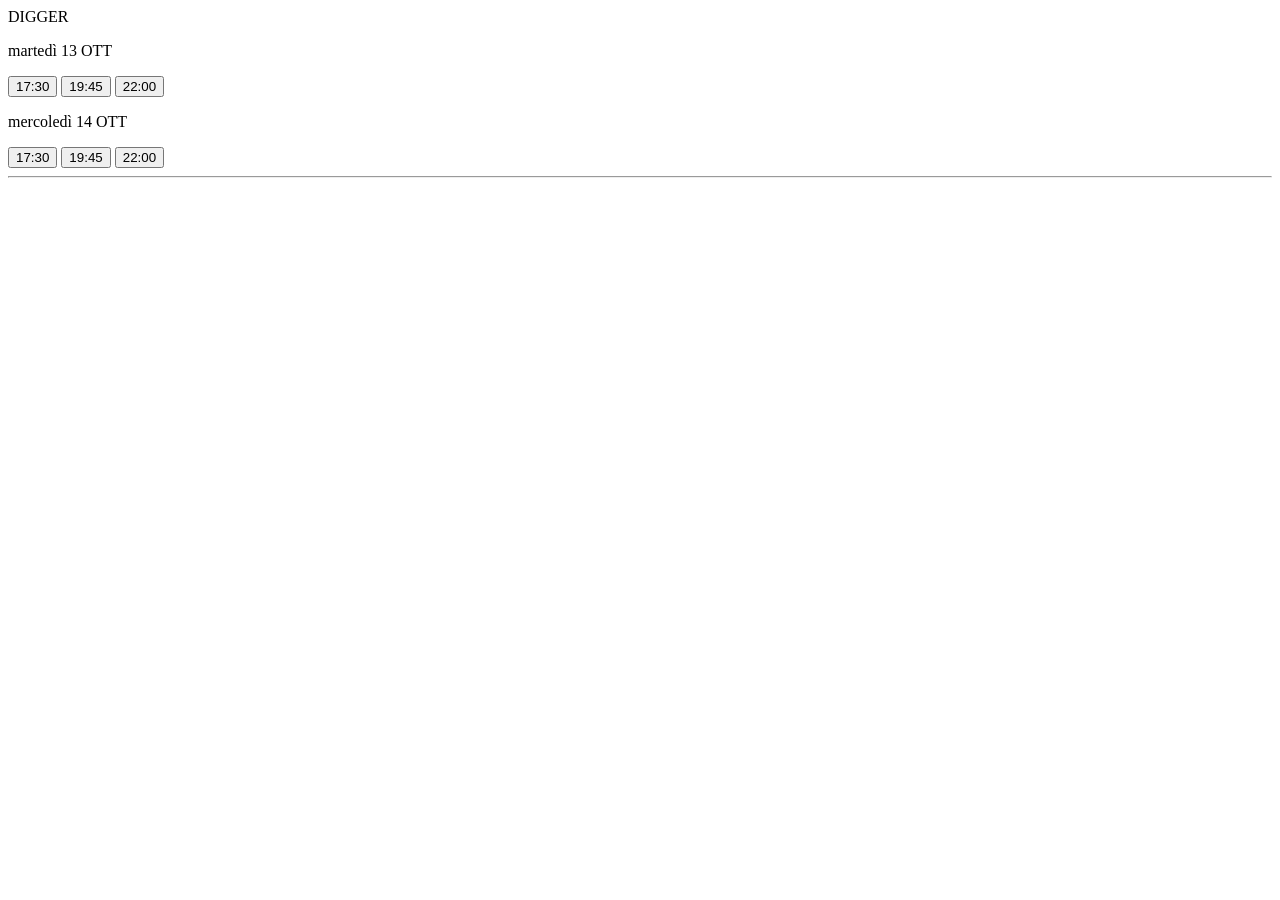
<file: tests/fixtures/lumiere_ticket_22430.html>
<!-- Estratto reale di https://www.comingsoon.it/cinema/bologna/lumiere/5075/ticket/?idf=22430 (13/10/2026) -->
<html lang="">
<head><title>Cinema Lumiere - acquisto biglietti - Digger</title></head>
<body>
<div id="salaFilmList" data-shop="https://lumiere.cinetecabologna.18tickets.it" data-kind="18">
<div>
 <p class="h1">DIGGER</p>
 <div class="media mbm">
<div class="media-left">
<p class="calendar-icon tac">
<span class="weekday">marted&#xec;</span>
<span class="day">13</span>
<span class="month">OTT</span>
</p>
</div>
<div class="media-body">
 <button class="btn-fab c" title="Mastroianni" data-url="http://lumiere.cinetecabologna.18tickets.it/film/digger_2026-cbf7f1f7-6680-4383-b2ff-8f881b4389c0/749118#sala">17:30</button>
 <button class="btn-fab c" title="Mastroianni" data-url="http://lumiere.cinetecabologna.18tickets.it/film/digger_2026-cbf7f1f7-6680-4383-b2ff-8f881b4389c0/749119#sala">19:45</button>
 <button class="btn-fab c" title="Mastroianni" data-url="http://lumiere.cinetecabologna.18tickets.it/film/digger_2026-cbf7f1f7-6680-4383-b2ff-8f881b4389c0/749120#sala">22:00</button>
 </div>
</div>
 <div class="media mbm">
<div class="media-left">
<p class="calendar-icon tac">
<span class="weekday">mercoled&#xec;</span>
<span class="day">14</span>
<span class="month">OTT</span>
</p>
</div>
<div class="media-body">
 <button class="btn-fab c" title="Mastroianni" data-url="http://lumiere.cinetecabologna.18tickets.it/film/digger_2026-cbf7f1f7-6680-4383-b2ff-8f881b4389c0/749121#sala">17:30</button>
 <button class="btn-fab c" title="Mastroianni" data-url="http://lumiere.cinetecabologna.18tickets.it/film/digger_2026-cbf7f1f7-6680-4383-b2ff-8f881b4389c0/749122#sala">19:45</button>
 <button class="btn-fab c" title="Mastroianni" data-url="http://lumiere.cinetecabologna.18tickets.it/film/digger_2026-cbf7f1f7-6680-4383-b2ff-8f881b4389c0/749123#sala">22:00</button>
 </div>
</div>
</div>
<hr>
</div>
</body>
</html>
</file>
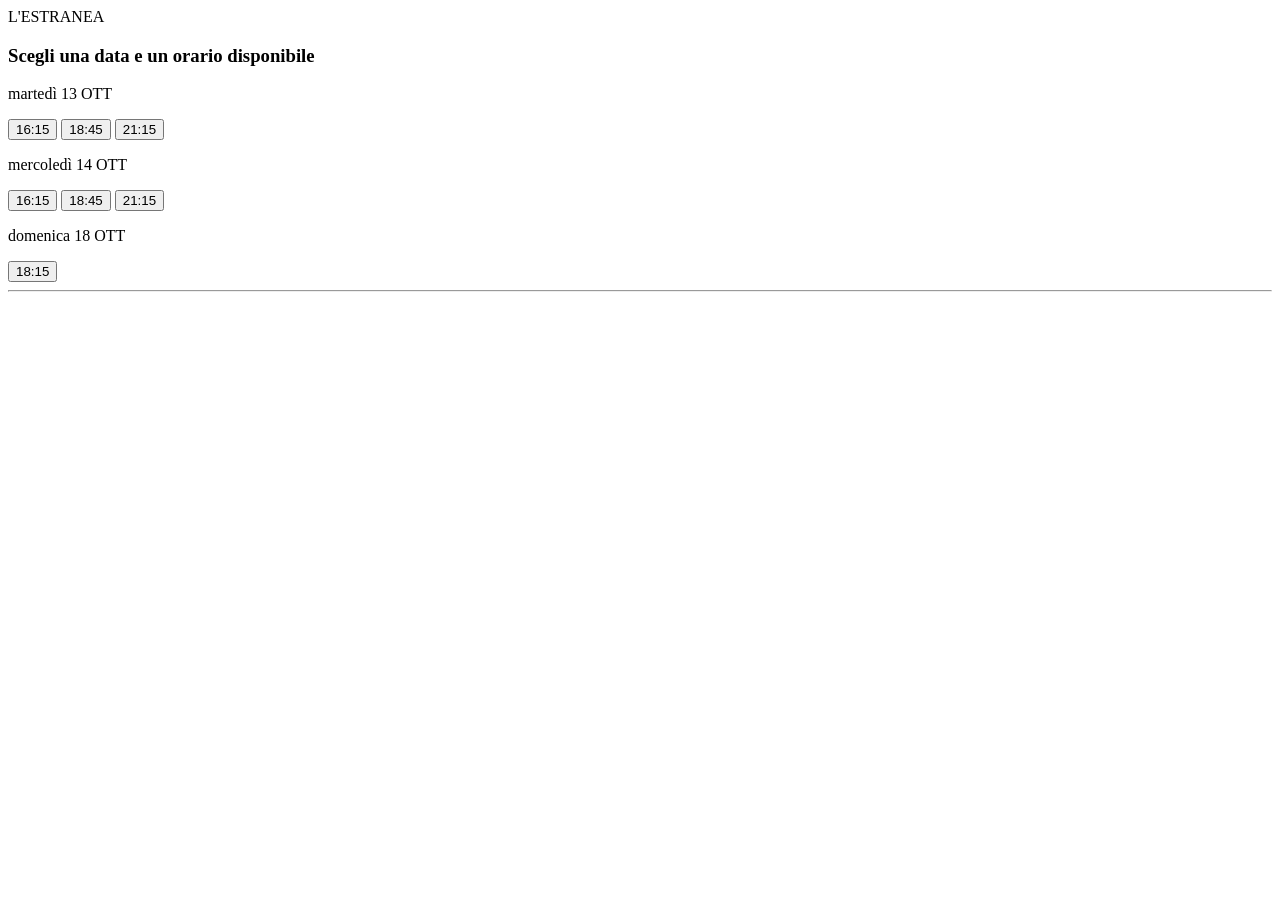
<file: tests/fixtures/odeon_ticket_22259.html>
<!-- Estratto reale di https://www.comingsoon.it/cinema/bologna/odeon/174/ticket/?idf=22259 (13/10/2026) -->
<html lang="">
<head><title>Cinema Odeon - acquisto biglietti - L'Estranea</title></head>
<body>
<div class="row">
<div class="col-12 mbl">
<div id="salaFilmList" data-shop="https://odeon.ccb.18tickets.it" data-kind="18">
<div>
 <p class="h1">L&apos;ESTRANEA</p>
<h3 class="c mbl">Scegli una data e un orario disponibile</h3>
 <div class="media mbm">
<div class="media-left">
<p class="calendar-icon tac">
<span class="weekday">marted&#xec;</span>
<span class="day">13</span>
<span class="month">OTT</span>
</p>
<div class="clearfix"></div>
</div>
<div class="media-body">
 <button class="btn-fab c" title="Odeon A" data-url="http://odeon.ccb.18tickets.it/film/l-estranea_2026-f394b759-becd-4d99-8167-127384813f1a/840869#sala">16:15</button>
 <button class="btn-fab c" title="Odeon A" data-url="http://odeon.ccb.18tickets.it/film/l-estranea_2026-f394b759-becd-4d99-8167-127384813f1a/840870#sala">18:45</button>
 <button class="btn-fab c" title="Odeon A" data-url="http://odeon.ccb.18tickets.it/film/l-estranea_2026-f394b759-becd-4d99-8167-127384813f1a/840871#sala">21:15</button>
 </div>
</div>
 <div class="media mbm">
<div class="media-left">
<p class="calendar-icon tac">
<span class="weekday">mercoled&#xec;</span>
<span class="day">14</span>
<span class="month">OTT</span>
</p>
<div class="clearfix"></div>
</div>
<div class="media-body">
 <button class="btn-fab c" title="Odeon A" data-url="http://odeon.ccb.18tickets.it/film/l-estranea_2026-f394b759-becd-4d99-8167-127384813f1a/840872#sala">16:15</button>
 <button class="btn-fab c" title="Odeon A" data-url="http://odeon.ccb.18tickets.it/film/l-estranea_2026-f394b759-becd-4d99-8167-127384813f1a/840873#sala">18:45</button>
 <button class="btn-fab c" title="Odeon A" data-url="http://odeon.ccb.18tickets.it/film/l-estranea_2026-f394b759-becd-4d99-8167-127384813f1a/840874#sala">21:15</button>
 </div>
</div>
 <div class="media mbm">
<div class="media-left">
<p class="calendar-icon tac">
<span class="weekday">domenica</span>
<span class="day">18</span>
<span class="month">OTT</span>
</p>
<div class="clearfix"></div>
</div>
<div class="media-body">
 <button class="btn-fab c" title="Odeon A" data-url="http://odeon.ccb.18tickets.it/film/l-estranea_2026-7babf8c6-21c4-4789-aef8-8f28bb7cbe6a/840878#sala">18:15</button>
 </div>
</div>
</div>
<hr>
</div>
</div>
</div>
</body>
</html>
</file>
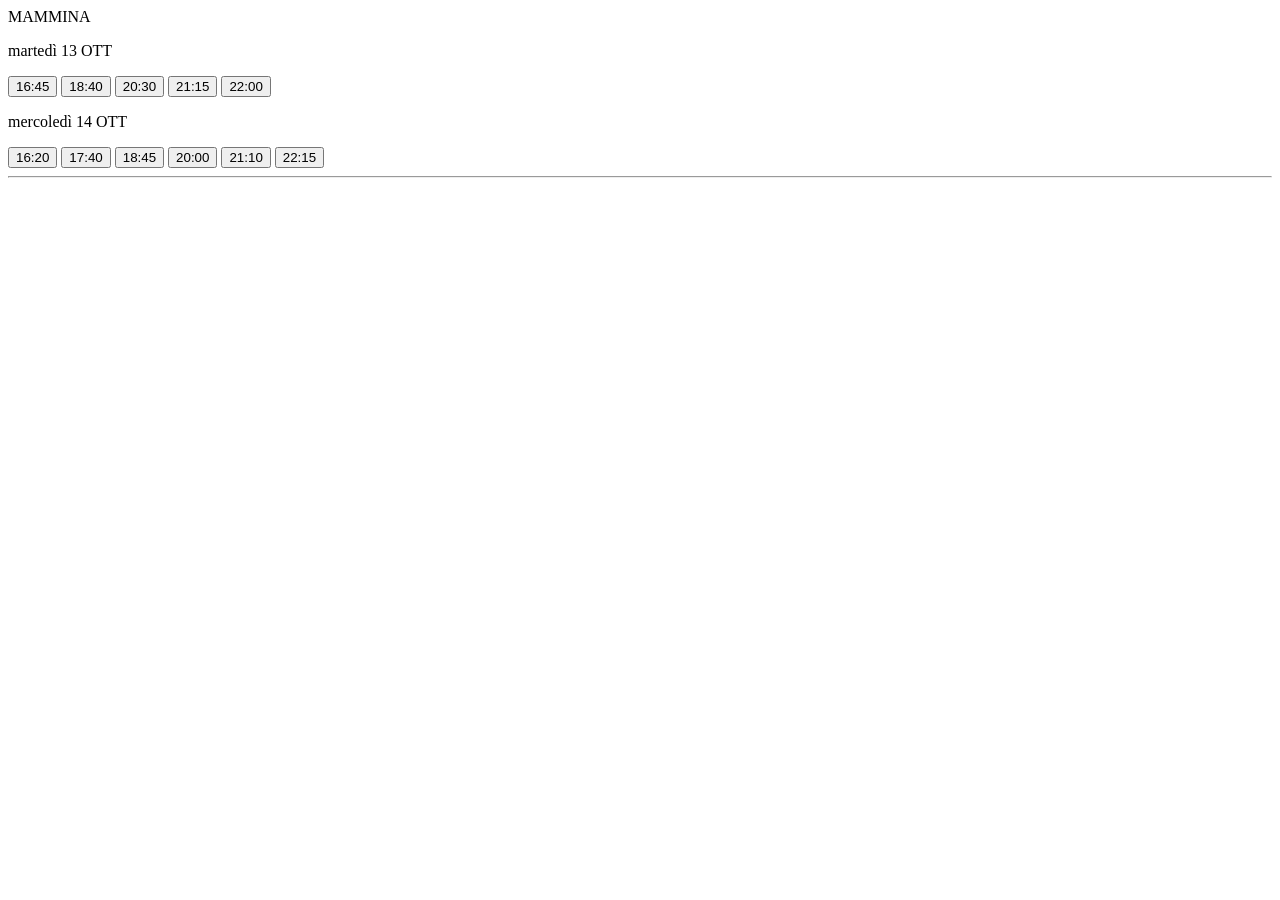
<file: tests/fixtures/space_ticket_21315.html>
<!-- Estratto reale di https://www.comingsoon.it/cinema/bologna/the-space-cinema-bologna/171/ticket/?idf=21315 (13/10/2026) -->
<html lang="">
<head><title>Cinema The Space Cinema Bologna - acquisto biglietti - Mammina</title></head>
<body>
<div id="salaFilmList" data-shop="https://www.thespacecinema.it/cinema/bologna/al-cinema" data-kind="TS">
<div>
 <p class="h1">MAMMINA</p>
 <div class="media mbm">
<div class="media-left">
<p class="calendar-icon tac">
<span class="weekday">marted&#xec;</span>
<span class="day">13</span>
<span class="month">OTT</span>
</p>
</div>
<div class="media-body">
 <button class="btn-fab c" title="Sala 6" data-url="https://www.thespacecinema.it/prenotare-il-biglietto/summary/1003/HO00003608/59307?SC_CMP=TSC_comingsoon">16:45</button>
 <button class="btn-fab c" title="Sala 4" data-url="https://www.thespacecinema.it/prenotare-il-biglietto/summary/1003/HO00003608/59491?SC_CMP=TSC_comingsoon">18:40</button>
 <button class="btn-fab c" title="Sala 2" data-url="https://www.thespacecinema.it/prenotare-il-biglietto/summary/1003/HO00003608/59246?SC_CMP=TSC_comingsoon">20:30</button>
 <button class="btn-fab c" title="Sala 4" data-url="https://www.thespacecinema.it/prenotare-il-biglietto/summary/1003/HO00003608/59492?SC_CMP=TSC_comingsoon">21:15</button>
 <button class="btn-fab c" title="Sala 5" data-url="https://www.thespacecinema.it/prenotare-il-biglietto/summary/1003/HO00003608/58803?SC_CMP=TSC_comingsoon">22:00</button>
 </div>
</div>
 <div class="media mbm">
<div class="media-left">
<p class="calendar-icon tac">
<span class="weekday">mercoled&#xec;</span>
<span class="day">14</span>
<span class="month">OTT</span>
</p>
</div>
<div class="media-body">
 <button class="btn-fab c" title="Sala 4" data-url="https://www.thespacecinema.it/prenotare-il-biglietto/summary/1003/HO00003608/59487?SC_CMP=TSC_comingsoon">16:20</button>
 <button class="btn-fab c" title="Sala 9" data-url="https://www.thespacecinema.it/prenotare-il-biglietto/summary/1003/HO00003608/59357?SC_CMP=TSC_comingsoon">17:40</button>
 <button class="btn-fab c" title="Sala 4" data-url="https://www.thespacecinema.it/prenotare-il-biglietto/summary/1003/HO00003608/59488?SC_CMP=TSC_comingsoon">18:45</button>
 <button class="btn-fab c" title="Sala 9" data-url="https://www.thespacecinema.it/prenotare-il-biglietto/summary/1003/HO00003608/59358?SC_CMP=TSC_comingsoon">20:00</button>
 <button class="btn-fab c" title="Sala 4" data-url="https://www.thespacecinema.it/prenotare-il-biglietto/summary/1003/HO00003608/59489?SC_CMP=TSC_comingsoon">21:10</button>
 <button class="btn-fab c" title="Sala 5" data-url="https://www.thespacecinema.it/prenotare-il-biglietto/summary/1003/HO00003608/58801?SC_CMP=TSC_comingsoon">22:15</button>
 </div>
</div>
</div>
<hr>
</div>
</body>
</html>
</file>
<file: assets/style.css>
/* Cinema a Bologna
   Idea guida: gli orari sono talloncini di biglietto, rosa per i film doppiati
   e verdi per la versione originale, come i vecchi biglietti SIAE. Tutto il resto tace. */

:root {
  --paper: #F2F3EF;
  --raised: #FFFFFF;
  --ink: #1C2238;
  --ink-2: #585E73;
  --rule: #D8DAD2;
  --stamp: #C42B3A;
  --rose: #F4D3D8;
  --rose-ink: #7B1F2D;
  --mint: #CDEADB;
  --mint-ink: #1C5A3B;
  --focus: #2A55D4;

  --font: "Archivo", "Helvetica Neue", Arial, system-ui, sans-serif;
  --step--1: 0.8125rem;
  --step-0: 1rem;
  --step-1: 1.25rem;
  --step-2: 1.5625rem;
  --step-3: clamp(2.25rem, 9vw, 3.5rem);
  --gutter: 16px;
  color-scheme: light;
}

@media (prefers-color-scheme: dark) {
  :root:not([data-theme="light"]) {
    --paper: #12162A;
    --raised: #1A1F36;
    --ink: #ECEDF2;
    --ink-2: #A3A8BC;
    --rule: #2C3250;
    --stamp: #FF6B79;
    --rose: #43232F;
    --rose-ink: #F7C9D1;
    --mint: #1D3B30;
    --mint-ink: #BDE8D0;
    --focus: #8FB0FF;
    color-scheme: dark;
  }
}
:root[data-theme="dark"] {
  --paper: #12162A; --raised: #1A1F36; --ink: #ECEDF2; --ink-2: #A3A8BC; --rule: #2C3250;
  --stamp: #FF6B79; --rose: #43232F; --rose-ink: #F7C9D1; --mint: #1D3B30; --mint-ink: #BDE8D0;
  --focus: #8FB0FF; color-scheme: dark;
}

*, *::before, *::after { box-sizing: border-box; }
html { -webkit-text-size-adjust: 100%; }
body {
  margin: 0;
  background: var(--paper);
  color: var(--ink);
  font: 400 var(--step-0)/1.5 var(--font);
  font-variant-numeric: tabular-nums;
}
a { color: inherit; text-underline-offset: 0.18em; text-decoration-thickness: 1px; }
a:hover { text-decoration-thickness: 2px; }
button { font: inherit; color: inherit; }
:focus-visible { outline: 3px solid var(--focus); outline-offset: 2px; border-radius: 4px; }
img { display: block; max-width: 100%; }

.sr { position: absolute; width: 1px; height: 1px; overflow: hidden; clip: rect(0 0 0 0); white-space: nowrap; }
.skip { position: absolute; left: var(--gutter); top: -40px; background: var(--ink); color: var(--paper); padding: 8px 12px; z-index: 10; }
.skip:focus { top: 8px; }

.wrap { width: 100%; max-width: 760px; margin: 0 auto; padding: 0 var(--gutter); }

/* ---------------------------------------------------------------- testata */

.top {
  position: sticky; top: 0; z-index: 5;
  background: color-mix(in srgb, var(--paper) 92%, transparent);
  backdrop-filter: blur(8px);
  -webkit-backdrop-filter: blur(8px);
  border-bottom: 1px solid var(--rule);
}
.top__row { display: flex; align-items: center; justify-content: space-between; gap: 12px; min-height: 52px; }
.brand { margin: 0; font-weight: 800; font-stretch: 75%; font-size: var(--step-1); letter-spacing: 0.01em; }

.views { display: inline-flex; background: var(--raised); border: 1px solid var(--rule); border-radius: 999px; padding: 3px; }
.views button {
  border: 0; background: none; padding: 6px 14px; border-radius: 999px; cursor: pointer;
  font-weight: 600; font-size: var(--step--1); color: var(--ink-2);
}
.views button[aria-pressed="true"] { background: var(--ink); color: var(--paper); }

/* Il giorno scelto e' il titolo della pagina: grande, stretto, come un cartellone */
.day-title {
  margin: 28px 0 14px;
  font-weight: 900;
  font-stretch: 62.5%;
  font-size: var(--step-3);
  line-height: 0.95;
  letter-spacing: -0.005em;
}
.day-title small { display: block; font-size: 0.42em; font-weight: 600; font-stretch: 87.5%; color: var(--ink-2); margin-top: 6px; letter-spacing: 0; }

/* ---------------------------------------------------------------- giorni */

.days {
  position: relative;
  display: flex; gap: 6px; overflow-x: auto; scrollbar-width: none;
  margin: 0 calc(var(--gutter) * -1); padding: 2px var(--gutter) 10px;
  scroll-snap-type: x proximity;
  scroll-padding-inline: var(--gutter);
}
.days::-webkit-scrollbar { display: none; }
.day {
  flex: 0 0 auto; scroll-snap-align: start;
  border: 1px solid var(--rule); background: var(--raised); border-radius: 10px;
  padding: 6px 12px 7px; min-width: 64px; text-align: left; cursor: pointer;
  line-height: 1.15;
}
.day b { display: block; font-weight: 700; font-stretch: 87.5%; }
.day span { font-size: var(--step--1); color: var(--ink-2); }
.day[aria-current="date"] { background: var(--ink); border-color: var(--ink); color: var(--paper); }
.day[aria-current="date"] span { color: inherit; opacity: 0.75; }

/* ---------------------------------------------------------------- filtri */

.tools { display: grid; gap: 10px; margin: 8px 0 6px; }
.search input {
  width: 100%; font: inherit; color: var(--ink);
  background: var(--raised); border: 1px solid var(--rule); border-radius: 10px;
  padding: 10px 12px; min-height: 44px;
}
.search input::placeholder { color: var(--ink-2); }
.filters { display: flex; flex-wrap: wrap; gap: 6px; align-items: flex-start; }
.chip {
  border: 1px solid var(--rule); background: transparent; border-radius: 999px;
  padding: 6px 12px; font-size: var(--step--1); font-weight: 600; cursor: pointer; min-height: 34px;
  list-style: none;
}
.chip::-webkit-details-marker { display: none; }
.chip[aria-pressed="true"] { background: var(--ink); color: var(--paper); border-color: var(--ink); }

.pick { position: relative; }
.pick[open] > .chip { border-color: var(--ink); }
.pick__panel {
  position: absolute; z-index: 4; left: 0; top: calc(100% + 6px);
  width: min(320px, calc(100vw - 2 * var(--gutter)));
  background: var(--raised); border: 1px solid var(--rule); border-radius: 12px;
  box-shadow: 0 12px 32px rgba(20, 24, 45, 0.18); padding: 10px;
}
.pick__actions { display: flex; gap: 8px; padding: 0 4px 8px; border-bottom: 1px solid var(--rule); margin-bottom: 6px; }
.pick__actions button { border: 0; background: none; padding: 4px 0; font-weight: 600; font-size: var(--step--1); text-decoration: underline; cursor: pointer; }
.pick__list { max-height: 52vh; overflow: auto; }
.pick__list label { display: flex; gap: 10px; align-items: center; padding: 7px 4px; font-size: var(--step--1); cursor: pointer; }
.pick__list input { width: 18px; height: 18px; accent-color: var(--ink); }
.pick__list .n { margin-left: auto; color: var(--ink-2); }

.notice { margin: 12px 0 0; padding: 10px 12px; border-left: 3px solid var(--stamp); background: var(--raised); font-size: var(--step--1); }

/* ---------------------------------------------------------------- elenco */

.lista { padding-bottom: 24px; }
.lista:focus { outline: none; }
.group { margin-top: 30px; }
.group > h2 {
  margin: 0 0 4px; font-size: var(--step-1); font-weight: 800; font-stretch: 75%;
  display: flex; align-items: baseline; gap: 8px;
}
.group > h2 .n { font-weight: 500; font-stretch: 100%; font-size: var(--step--1); color: var(--ink-2); }
.group > p.hint { margin: 0 0 8px; color: var(--ink-2); font-size: var(--step--1); }

.film { display: grid; grid-template-columns: 68px 1fr; gap: 14px; padding: 16px 0; border-top: 1px solid var(--rule); }
.film:first-of-type { border-top: 0; }
.poster {
  width: 68px; aspect-ratio: 235 / 336; border-radius: 6px; overflow: hidden;
  background: linear-gradient(160deg, var(--rose), var(--mint));
}
.poster img { width: 100%; height: 100%; object-fit: cover; }
.film__title {
  margin: 0; font-size: var(--step-2); line-height: 1.05;
  font-weight: 800; font-stretch: 75%;
}
.film__title button { all: unset; cursor: pointer; }
.film__title button:focus-visible { outline: 3px solid var(--focus); outline-offset: 2px; border-radius: 4px; }
.film__meta { margin: 4px 0 0; color: var(--ink-2); font-size: var(--step--1); }
.badge {
  display: inline-block; margin-left: 6px; vertical-align: 0.25em;
  font-size: 0.75rem; font-weight: 700; font-stretch: 87.5%;
  color: var(--stamp); border: 1.5px solid currentColor; border-radius: 4px; padding: 0 5px; line-height: 1.4;
  transform: rotate(-3deg);
}

.where { margin: 10px 0 0; display: grid; gap: 8px; }
.where__row { display: grid; grid-template-columns: 1fr; gap: 5px; align-items: start; }
.where__name { font-size: var(--step--1); font-weight: 600; line-height: 1.25; }
.times { display: flex; flex-wrap: wrap; gap: 6px; }

/* Il talloncino: tacche ai lati, perforazione tratteggiata prima della V.O. */
.tk {
  --notch: 5px;
  display: inline-flex; align-items: stretch;
  background: var(--rose); color: var(--rose-ink);
  text-decoration: none; font-weight: 700; font-stretch: 87.5%;
  border-radius: 3px; min-height: 34px;
  -webkit-mask:
    radial-gradient(circle var(--notch) at 0 50%, #0000 97%, #000) left / 51% 100% no-repeat,
    radial-gradient(circle var(--notch) at 100% 50%, #0000 97%, #000) right / 51% 100% no-repeat;
          mask:
    radial-gradient(circle var(--notch) at 0 50%, #0000 97%, #000) left / 51% 100% no-repeat,
    radial-gradient(circle var(--notch) at 100% 50%, #0000 97%, #000) right / 51% 100% no-repeat;
}
.tk > span { display: flex; align-items: center; padding: 0 11px; }
.tk .tk__vo { padding: 0 9px 0 7px; border-left: 1.5px dashed currentColor; font-size: 0.72rem; letter-spacing: 0.02em; }
.tk.is-vo { background: var(--mint); color: var(--mint-ink); }
a.tk:hover { filter: brightness(0.96); }
a.tk:focus-visible { outline: none; box-shadow: inset 0 0 0 2px var(--focus); }
.tk.is-past { opacity: 0.42; text-decoration: line-through; text-decoration-thickness: 1.5px; }

.also { margin: 10px 0 0; font-size: var(--step--1); color: var(--ink-2); }
.also button {
  border: 0; background: none; padding: 0; margin: 0; cursor: pointer;
  color: var(--ink); text-decoration: underline; text-underline-offset: 0.18em; font-size: inherit;
}

.more { margin: 10px 0 0; font-size: var(--step--1); color: var(--ink-2); }
.more p { margin: 0 0 4px; }
.more a { margin-right: 14px; color: var(--ink); }

/* Vista per cinema */
.cin { padding: 18px 0 10px; border-top: 1px solid var(--rule); }
.cin:first-of-type { border-top: 0; }
.cin__head { display: flex; flex-wrap: wrap; align-items: baseline; gap: 4px 12px; margin-bottom: 8px; }
.cin__name { margin: 0; font-size: var(--step-2); font-weight: 800; font-stretch: 75%; line-height: 1.05; }
.cin__addr { font-size: var(--step--1); color: var(--ink-2); }
.cin .where__name { font-size: var(--step-0); font-weight: 600; }
.cin .where__name button { all: unset; cursor: pointer; }
.cin .where__name button:focus-visible { outline: 3px solid var(--focus); outline-offset: 2px; }

.empty { margin: 36px 0; color: var(--ink-2); }
.empty b { color: var(--ink); display: block; font-size: var(--step-1); font-weight: 800; font-stretch: 75%; margin-bottom: 4px; }
.off { margin-top: 26px; font-size: var(--step--1); color: var(--ink-2); }

/* ---------------------------------------------------------------- piede */

.foot { border-top: 1px solid var(--rule); padding-top: 14px; padding-bottom: 40px; color: var(--ink-2); font-size: var(--step--1); }
.foot p { margin: 0 0 6px; max-width: 64ch; }

@media (min-width: 640px) {
  :root { --gutter: 24px; }
  .film { grid-template-columns: 92px 1fr; gap: 18px; }
  .poster { width: 92px; }
  .day-title { margin-top: 40px; }
  .where__row { grid-template-columns: 8.5rem 1fr; gap: 12px; }
  .where__name { padding-top: 7px; }
  .cin .where__row { grid-template-columns: 14rem 1fr; }
  .cin .where__name { padding-top: 5px; }
}

@media (prefers-reduced-motion: no-preference) {
  .lista.is-swapping { animation: swap 220ms ease-out; }
  @keyframes swap { from { opacity: 0.35; } to { opacity: 1; } }
}
</file>
